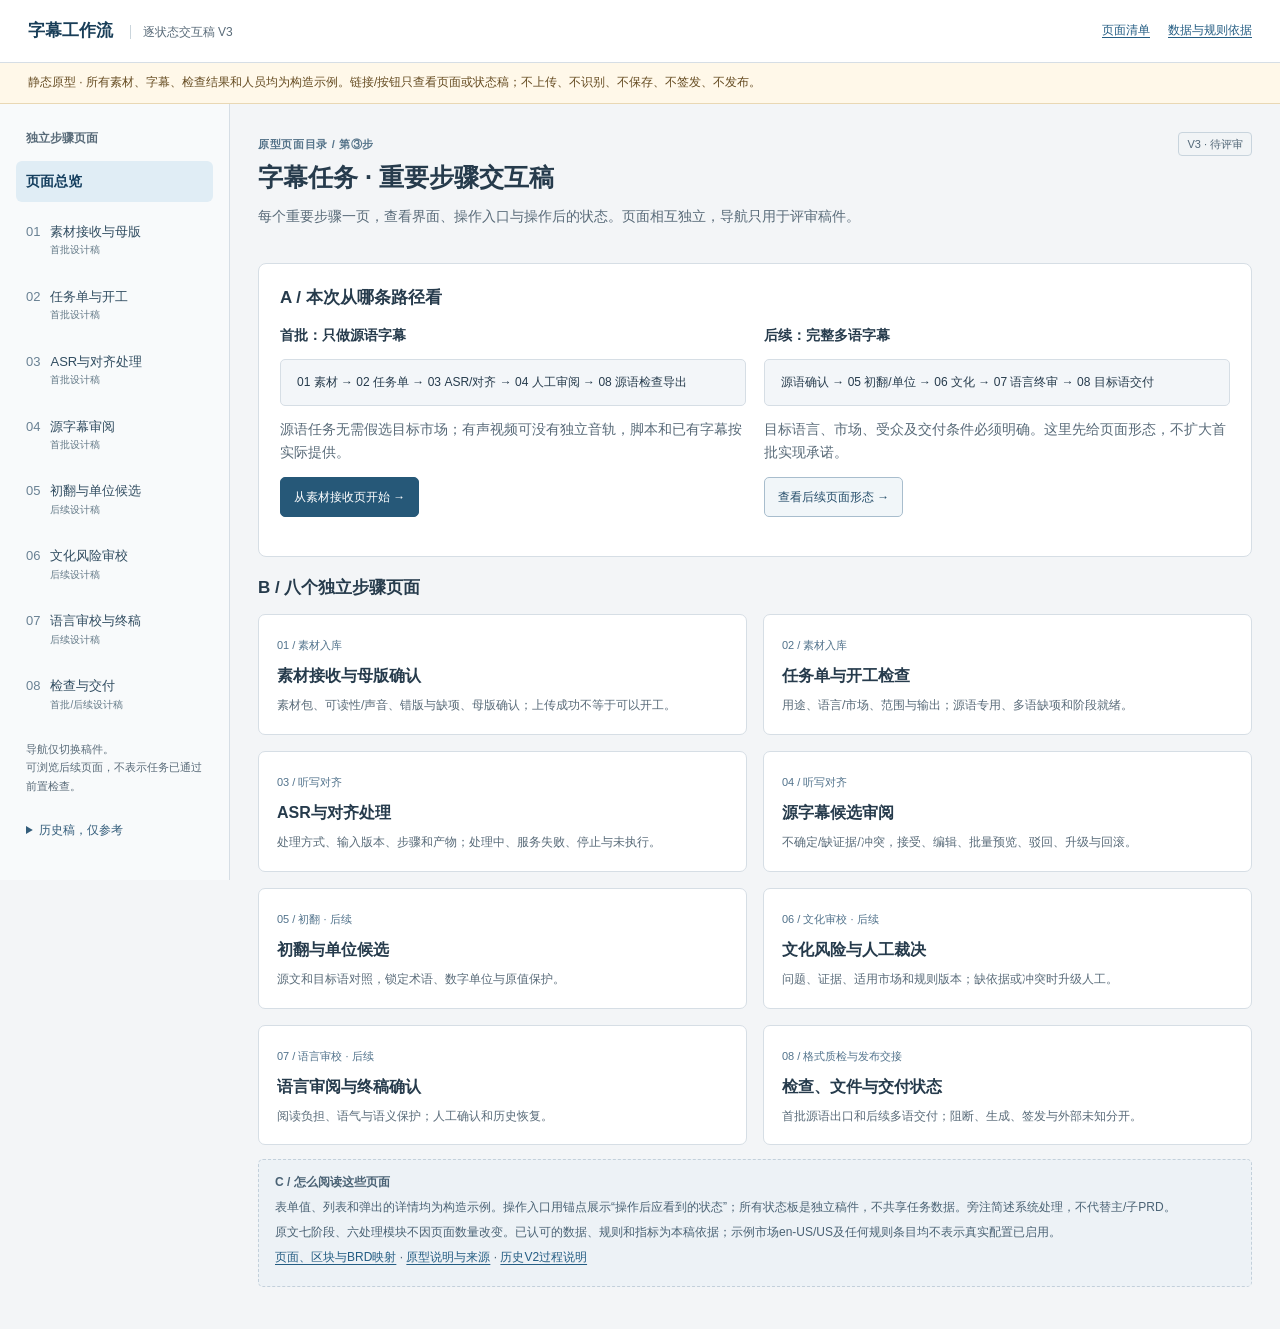
<file: docs/02-prototype/pages/index.html>
<!doctype html>
<html lang="zh-CN"><head><meta charset="utf-8"><meta name="viewport" content="width=device-width,initial-scale=1"><title>页面总览 · 字幕交互稿 V3</title><link rel="stylesheet" href="wireframe.css"></head>
<body data-step="0"><header id="siteHeader"></header><div class="app-layout"><aside id="stepNav"></aside><main>
<div class="page-head"><div><span class="eyebrow">原型页面目录 / 第③步</span><h1>字幕任务 · 重要步骤交互稿</h1><p>每个重要步骤一页，查看界面、操作入口与操作后的状态。页面相互独立，导航只用于评审稿件。</p></div><span class="tag tag-neutral">V3 · 待评审</span></div>
<section class="panel"><h2>A / 本次从哪条路径看</h2><div class="grid-two"><div><h3>首批：只做源语字幕</h3><div class="flow-mini">01 素材 → 02 任务单 → 03 ASR/对齐 → 04 人工审阅 → 08 源语检查导出</div><p class="muted">源语任务无需假选目标市场；有声视频可没有独立音轨，脚本和已有字幕按实际提供。</p><a class="button primary" href="01-intake.html">从素材接收页开始 →</a></div><div><h3>后续：完整多语字幕</h3><div class="flow-mini">源语确认 → 05 初翻/单位 → 06 文化 → 07 语言终审 → 08 目标语交付</div><p class="muted">目标语言、市场、受众及交付条件必须明确。这里先给页面形态，不扩大首批实现承诺。</p><a class="button secondary" href="05-translation.html">查看后续页面形态 →</a></div></div></section>
<section><h2>B / 八个独立步骤页面</h2><div class="page-cards">
<a class="page-card" href="01-intake.html"><span class="num">01 / 素材入库</span><h2>素材接收与母版确认</h2><p>素材包、可读性/声音、错版与缺项、母版确认；上传成功不等于可以开工。</p></a>
<a class="page-card" href="02-task.html"><span class="num">02 / 素材入库</span><h2>任务单与开工检查</h2><p>用途、语言/市场、范围与输出；源语专用、多语缺项和阶段就绪。</p></a>
<a class="page-card" href="03-processing.html"><span class="num">03 / 听写对齐</span><h2>ASR与对齐处理</h2><p>处理方式、输入版本、步骤和产物；处理中、服务失败、停止与未执行。</p></a>
<a class="page-card" href="04-source-review.html"><span class="num">04 / 听写对齐</span><h2>源字幕候选审阅</h2><p>不确定/缺证据/冲突，接受、编辑、批量预览、驳回、升级与回滚。</p></a>
<a class="page-card" href="05-translation.html"><span class="num">05 / 初翻 · 后续</span><h2>初翻与单位候选</h2><p>源文和目标语对照，锁定术语、数字单位与原值保护。</p></a>
<a class="page-card" href="06-culture.html"><span class="num">06 / 文化审校 · 后续</span><h2>文化风险与人工裁决</h2><p>问题、证据、适用市场和规则版本；缺依据或冲突时升级人工。</p></a>
<a class="page-card" href="07-final-review.html"><span class="num">07 / 语言审校 · 后续</span><h2>语言审阅与终稿确认</h2><p>阅读负担、语气与语义保护；人工确认和历史恢复。</p></a>
<a class="page-card" href="08-delivery.html"><span class="num">08 / 格式质检与发布交接</span><h2>检查、文件与交付状态</h2><p>首批源语出口和后续多语交付；阻断、生成、签发与外部未知分开。</p></a>
</div></section>
<section class="annotation"><strong>C / 怎么阅读这些页面</strong><p>表单值、列表和弹出的详情均为构造示例。操作入口用锚点展示“操作后应看到的状态”；所有状态板是独立稿件，不共享任务数据。旁注简述系统处理，不代替主/子PRD。</p><p>原文七阶段、六处理模块不因页面数量改变。已认可的数据、规则和指标为本稿依据；示例市场en-US/US及任何规则条目均不表示真实配置已启用。</p><p><a href="../page-list.md">页面、区块与BRD映射</a> · <a href="../README.md">原型说明与来源</a> · <a href="blueprint.html">历史V2过程说明</a></p></section>
</main></div><script src="wireframe.js"></script></body></html>
</file>
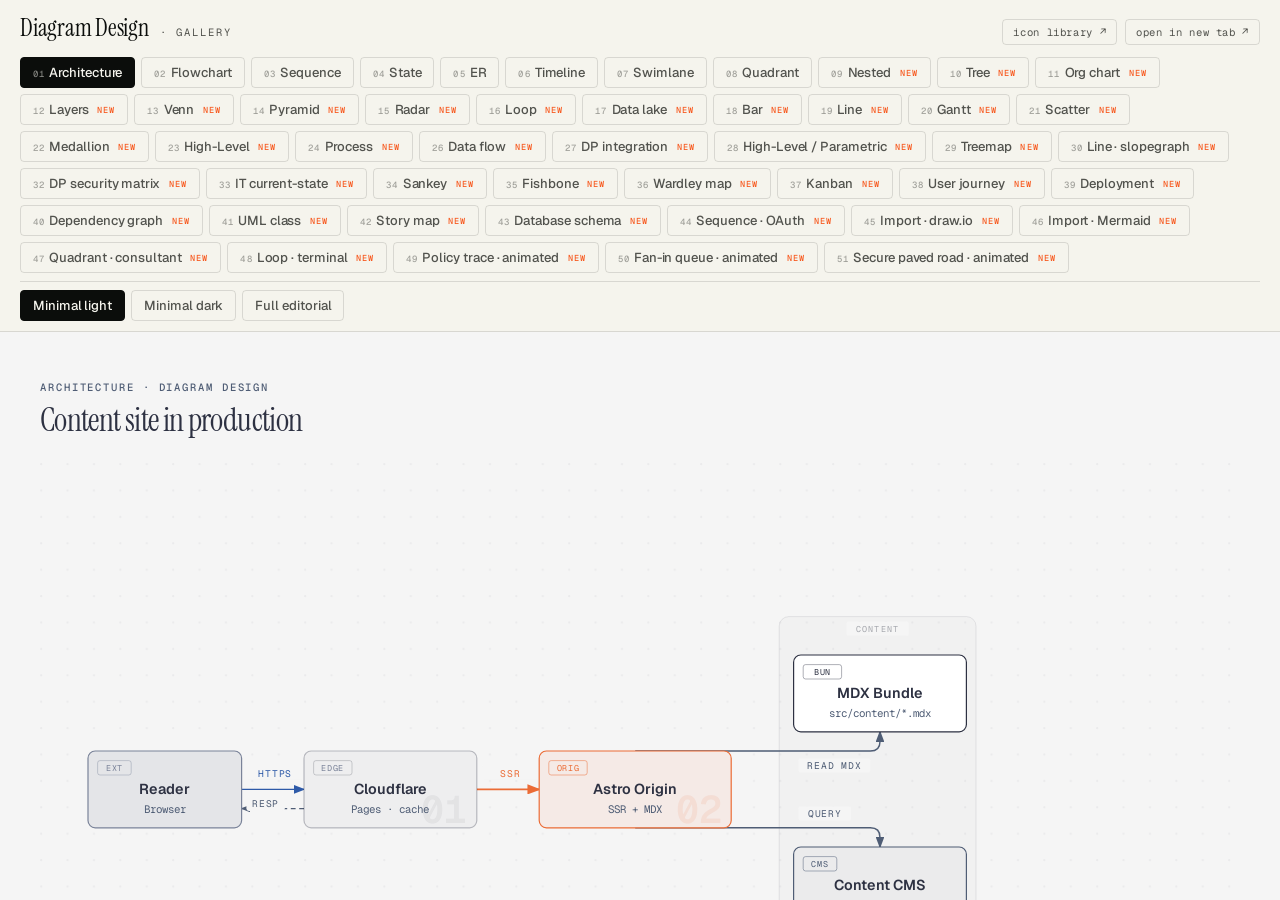
<file: .agents/skills/diagram-design/assets/index.html>
<!doctype html>
<html lang="en">
  <head>
    <meta charset="UTF-8" />
    <meta name="viewport" content="width=device-width, initial-scale=1.0" />
    <title>Diagram Design · Gallery</title>
    <link
      href="https://fonts.googleapis.com/css2?family=Instrument+Serif:ital@0;1&family=Geist:wght@400;500;600&family=Geist+Mono:wght@400;500;600&display=swap"
      rel="stylesheet"
    />
    <style>
      *,
      *::before,
      *::after {
        box-sizing: border-box;
        margin: 0;
        padding: 0;
      }
      :root {
        --paper: #f5f4ed;
        --paper-2: #efeee5;
        --ink: #0b0d0b;
        --muted: #52534e;
        --soft: #65655c;
        --rule: rgba(11, 13, 11, 0.12);
        --rule-strong: rgba(11, 13, 11, 0.25);
        --accent: #f7591f;
        --sans: "Geist", system-ui, sans-serif;
        --serif: "Instrument Serif", serif;
        --mono: "Geist Mono", ui-monospace, monospace;
      }
      html,
      body {
        height: 100%;
      }
      body {
        font-family: var(--sans);
        background: var(--paper);
        color: var(--ink);
        display: flex;
        flex-direction: column;
        overflow: hidden;
      }

      .topbar {
        padding: 1rem 1.25rem 0.625rem;
        border-bottom: 1px solid var(--rule);
        flex: 0 0 auto;
      }
      .title-row {
        display: flex;
        align-items: baseline;
        justify-content: space-between;
        margin-bottom: 0.75rem;
        gap: 1rem;
      }
      .title-row h1 {
        font-family: var(--serif);
        font-size: 1.5rem;
        font-weight: 400;
        letter-spacing: -0.01em;
        line-height: 1;
      }
      .title-row .meta {
        font-family: var(--mono);
        font-size: 0.66rem;
        letter-spacing: 0.18em;
        text-transform: uppercase;
        color: var(--muted);
      }
      .title-row .open-raw {
        font-family: var(--mono);
        font-size: 0.66rem;
        letter-spacing: 0.06em;
        color: var(--muted);
        text-decoration: none;
        padding: 0.3rem 0.625rem;
        border: 1px solid var(--rule);
        border-radius: 4px;
        transition:
          color 0.15s,
          border-color 0.15s;
      }
      .open-raw:hover {
        color: var(--accent);
        border-color: var(--accent);
      }

      .tabs {
        display: flex;
        flex-wrap: wrap;
        gap: 0.375rem;
        margin-bottom: 0.5rem;
      }
      .tabs.variants {
        margin-bottom: 0;
        padding-top: 0.5rem;
        border-top: 1px solid var(--rule);
      }
      .tab {
        font-family: var(--sans);
        font-size: 0.8125rem;
        font-weight: 500;
        padding: 0.375rem 0.75rem;
        background: transparent;
        color: var(--muted);
        border: 1px solid var(--rule);
        border-radius: 4px;
        cursor: pointer;
        transition: all 0.12s;
        letter-spacing: -0.005em;
      }
      .tab:hover {
        color: var(--ink);
        border-color: var(--rule-strong);
      }
      .tab:disabled {
        opacity: 0.35;
        cursor: not-allowed;
      }
      .tab.active {
        background: var(--ink);
        color: var(--paper);
        border-color: var(--ink);
      }
      .tab .eyebrow {
        display: inline-block;
        margin-right: 0.25rem;
        font-family: var(--mono);
        font-size: 0.56rem;
        letter-spacing: 0.12em;
        text-transform: uppercase;
        color: inherit;
        opacity: 0.5;
      }
      .tab.new::after {
        content: "NEW";
        display: inline-block;
        margin-left: 0.35rem;
        font-family: var(--mono);
        font-size: 0.54rem;
        letter-spacing: 0.12em;
        color: var(--accent);
        vertical-align: 1px;
      }
      .tab.active.new::after {
        color: var(--paper);
      }

      main {
        flex: 1 1 auto;
        position: relative;
        background: var(--paper-2);
        overflow: hidden;
      }
      iframe {
        position: absolute;
        inset: 0;
        width: 100%;
        height: 100%;
        border: 0;
        background: var(--paper);
        display: block;
      }
    </style>
  </head>
  <body>
    <header class="topbar">
      <div class="title-row">
        <h1>
          Diagram Design
          <span
            class="meta"
            style="
              font-family: var(--mono);
              font-size: 0.66rem;
              margin-left: 0.5rem;
            "
            >· gallery</span
          >
        </h1>
        <div style="display: flex; gap: 0.5rem">
          <a class="open-raw" href="icons.html" target="_blank" rel="noopener"
            >icon library ↗</a
          >
          <a
            class="open-raw"
            id="open-raw"
            href="#"
            target="_blank"
            rel="noopener"
            >open in new tab ↗</a
          >
        </div>
      </div>

      <div class="tabs" id="type-tabs" role="radiogroup" aria-label="Diagram type">
        <button class="tab active" data-type="architecture">
          <span class="eyebrow">01</span>Architecture
        </button>
        <button class="tab" data-type="flowchart">
          <span class="eyebrow">02</span>Flowchart
        </button>
        <button class="tab" data-type="sequence">
          <span class="eyebrow">03</span>Sequence
        </button>
        <button class="tab" data-type="state">
          <span class="eyebrow">04</span>State
        </button>
        <button class="tab" data-type="er">
          <span class="eyebrow">05</span>ER
        </button>
        <button class="tab" data-type="timeline">
          <span class="eyebrow">06</span>Timeline
        </button>
        <button class="tab" data-type="swimlane">
          <span class="eyebrow">07</span>Swimlane
        </button>
        <button class="tab" data-type="quadrant">
          <span class="eyebrow">08</span>Quadrant
        </button>
        <button class="tab new" data-type="nested">
          <span class="eyebrow">09</span>Nested
        </button>
        <button class="tab new" data-type="tree">
          <span class="eyebrow">10</span>Tree
        </button>
        <button class="tab new" data-type="org-chart">
          <span class="eyebrow">11</span>Org chart
        </button>
        <button class="tab new" data-type="layers">
          <span class="eyebrow">12</span>Layers
        </button>
        <button class="tab new" data-type="venn">
          <span class="eyebrow">13</span>Venn
        </button>
        <button class="tab new" data-type="pyramid">
          <span class="eyebrow">14</span>Pyramid
        </button>
        <button class="tab new" data-type="radar">
          <span class="eyebrow">15</span>Radar
        </button>
        <button class="tab new" data-type="loop">
          <span class="eyebrow">16</span>Loop
        </button>
        <button class="tab new" data-type="datalake">
          <span class="eyebrow">17</span>Data lake
        </button>
        <button class="tab new" data-type="bar">
          <span class="eyebrow">18</span>Bar
        </button>
        <button class="tab new" data-type="line">
          <span class="eyebrow">19</span>Line
        </button>
        <button class="tab new" data-type="gantt">
          <span class="eyebrow">20</span>Gantt
        </button>
        <button class="tab new" data-type="scatter">
          <span class="eyebrow">21</span>Scatter
        </button>
        <button class="tab new" data-type="medallion">
          <span class="eyebrow">22</span>Medallion
        </button>
        <button class="tab new" data-type="high-level">
          <span class="eyebrow">23</span>High-Level
        </button>
        <button class="tab new" data-type="process">
          <span class="eyebrow">24</span>Process
        </button>
        <button class="tab new" data-type="data-flow">
          <span class="eyebrow">26</span>Data flow
        </button>
        <button class="tab new" data-type="dp-integration">
          <span class="eyebrow">27</span>DP integration
        </button>
        <button class="tab new" data-type="high-level-vertical">
          <span class="eyebrow">28</span>High-Level / Parametric
        </button>
        <button class="tab new" data-type="treemap">
          <span class="eyebrow">29</span>Treemap
        </button>
        <button class="tab new" data-type="slopegraph">
          <span class="eyebrow">30</span>Line · slopegraph
        </button>
        <button class="tab new" data-type="dp-security-matrix">
          <span class="eyebrow">32</span>DP security matrix
        </button>
        <button class="tab new" data-type="it-state">
          <span class="eyebrow">33</span>IT current-state
        </button>
        <button class="tab new" data-type="sankey">
          <span class="eyebrow">34</span>Sankey
        </button>
        <button class="tab new" data-type="fishbone">
          <span class="eyebrow">35</span>Fishbone
        </button>
        <button class="tab new" data-type="wardley">
          <span class="eyebrow">36</span>Wardley map
        </button>
        <button class="tab new" data-type="kanban">
          <span class="eyebrow">37</span>Kanban
        </button>
        <button class="tab new" data-type="journey">
          <span class="eyebrow">38</span>User journey
        </button>
        <button class="tab new" data-type="deployment">
          <span class="eyebrow">39</span>Deployment
        </button>
        <button class="tab new" data-type="dependency">
          <span class="eyebrow">40</span>Dependency graph
        </button>
        <button class="tab new" data-type="uml-class">
          <span class="eyebrow">41</span>UML class
        </button>
        <button class="tab new" data-type="story-map">
          <span class="eyebrow">42</span>Story map
        </button>
        <button class="tab new" data-type="db-schema">
          <span class="eyebrow">43</span>Database schema
        </button>
        <button class="tab new" data-type="sequence-oauth">
          <span class="eyebrow">44</span>Sequence · OAuth
        </button>
        <button class="tab new" data-type="import-drawio" data-single>
          <span class="eyebrow">45</span>Import · draw.io
        </button>
        <button class="tab new" data-type="import-mermaid" data-single>
          <span class="eyebrow">46</span>Import · Mermaid
        </button>
        <button class="tab new" data-type="quadrant-consultant" data-single>
          <span class="eyebrow">47</span>Quadrant · consultant
        </button>
        <button class="tab new" data-type="loop-terminal" data-single>
          <span class="eyebrow">48</span>Loop · terminal
        </button>
        <button class="tab new" data-type="policy-trace-animated" data-single>
          <span class="eyebrow">49</span>Policy trace · animated
        </button>
        <button class="tab new" data-type="queue-animated" data-single>
          <span class="eyebrow">50</span>Fan-in queue · animated
        </button>
        <button class="tab new" data-type="paved-road-animated" data-single>
          <span class="eyebrow">51</span>Secure paved road · animated
        </button>
      </div>

      <div
        class="tabs variants"
        id="variant-tabs"
        role="radiogroup"
        aria-label="Variant"
      >
        <button class="tab active" data-variant="">Minimal light</button>
        <button class="tab" data-variant="-dark">Minimal dark</button>
        <button class="tab" data-variant="-full">Full editorial</button>
      </div>
    </header>

    <main>
      <iframe
        id="preview"
        src="example-architecture.html"
        title="Preview"
      ></iframe>
    </main>

    <script>
      const state = { type: "architecture", variant: "" };
      const iframe = document.getElementById("preview");
      const openRaw = document.getElementById("open-raw");

      function update() {
        const activeType = [...document.querySelectorAll("#type-tabs .tab")].find(
          (tab) => tab.dataset.type === state.type,
        );
        const single = activeType && activeType.hasAttribute("data-single");
        const variantTabs = document.querySelectorAll("#variant-tabs .tab");
        if (single) state.variant = "";
        variantTabs.forEach((tab) => {
          tab.disabled = single && tab.dataset.variant !== "";
        });
        for (const [containerId, key] of [
          ["type-tabs", "type"],
          ["variant-tabs", "variant"],
        ]) {
          document.querySelectorAll(`#${containerId} .tab`).forEach((tab) => {
            const active = tab.dataset[key] === state[key];
            tab.classList.toggle("active", active);
            tab.setAttribute("aria-checked", String(active));
            tab.tabIndex = active ? 0 : -1;
          });
        }
        const src = `example-${state.type}${state.variant}.html`;
        iframe.src = src;
        openRaw.href = src;
        const selectedTabs = document.querySelectorAll('[role="radio"][aria-checked="true"]');
        iframe.setAttribute(
          "aria-labelledby",
          [...selectedTabs].map((tab) => tab.id).join(" "),
        );
      }

      function bindTabs(containerId, key) {
        const container = document.getElementById(containerId);
        const tabs = [...container.querySelectorAll(".tab")];
        tabs.forEach((tab, index) => {
          tab.id = `${containerId}-${index}`;
          tab.setAttribute("role", "radio");
          tab.setAttribute("aria-controls", "preview");
        });

        function activate(tab, focus = false) {
          state[key] = tab.dataset[key];
          update();
          if (focus) tab.focus();
        }

        container.addEventListener("click", (e) => {
          const btn = e.target.closest(".tab");
          if (!btn) return;
          activate(btn);
        });
        container.addEventListener("keydown", (e) => {
          const current = e.target.closest('[role="radio"]');
          if (!current || !container.contains(current)) return;
          const enabledTabs = tabs.filter((tab) => !tab.disabled);
          const index = enabledTabs.indexOf(current);
          let next;
          if (e.key === "ArrowRight" || e.key === "ArrowDown") {
            next = enabledTabs[(index + 1) % enabledTabs.length];
          }
          if (e.key === "ArrowLeft" || e.key === "ArrowUp") {
            next = enabledTabs[(index - 1 + enabledTabs.length) % enabledTabs.length];
          }
          if (e.key === "Home") next = enabledTabs[0];
          if (e.key === "End") next = enabledTabs.at(-1);
          if (!next) return;
          e.preventDefault();
          activate(next, true);
        });
      }

      bindTabs("type-tabs", "type");
      bindTabs("variant-tabs", "variant");
      update();
    </script>
  </body>
</html>
</file>
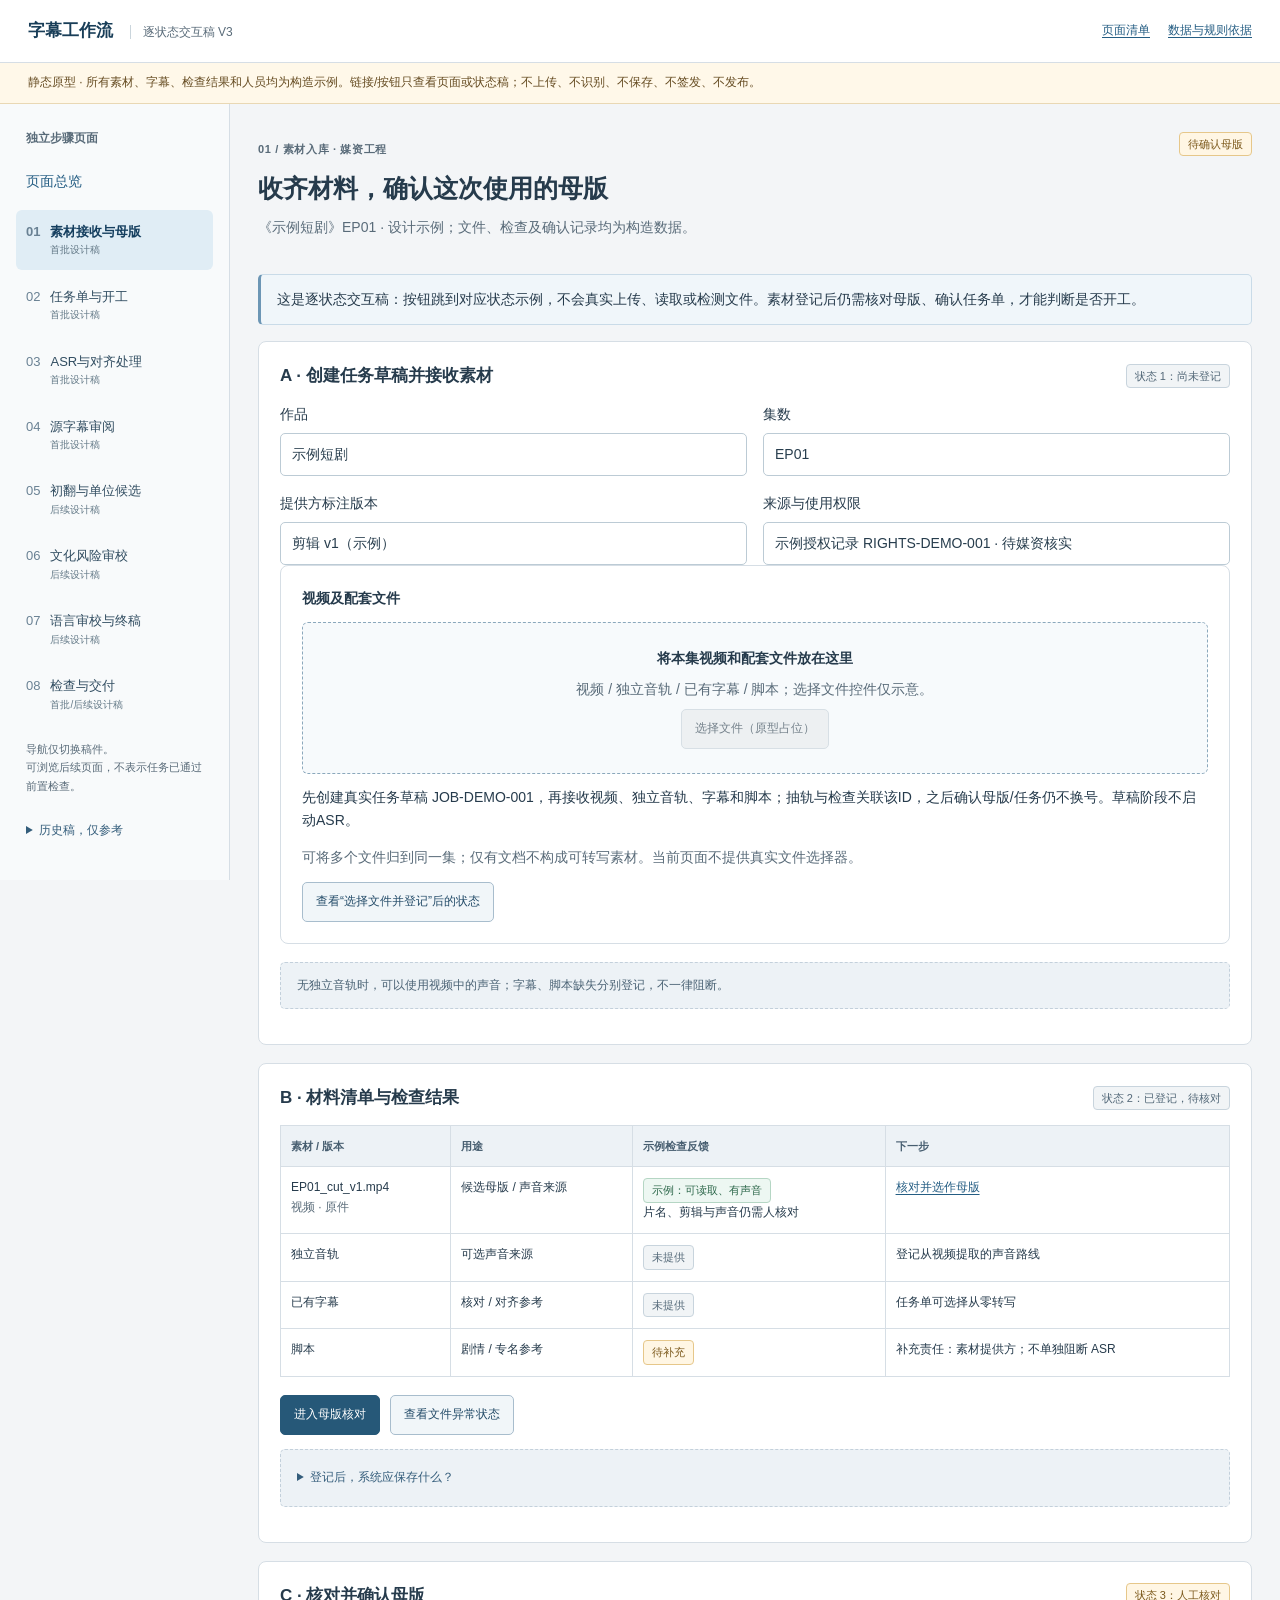
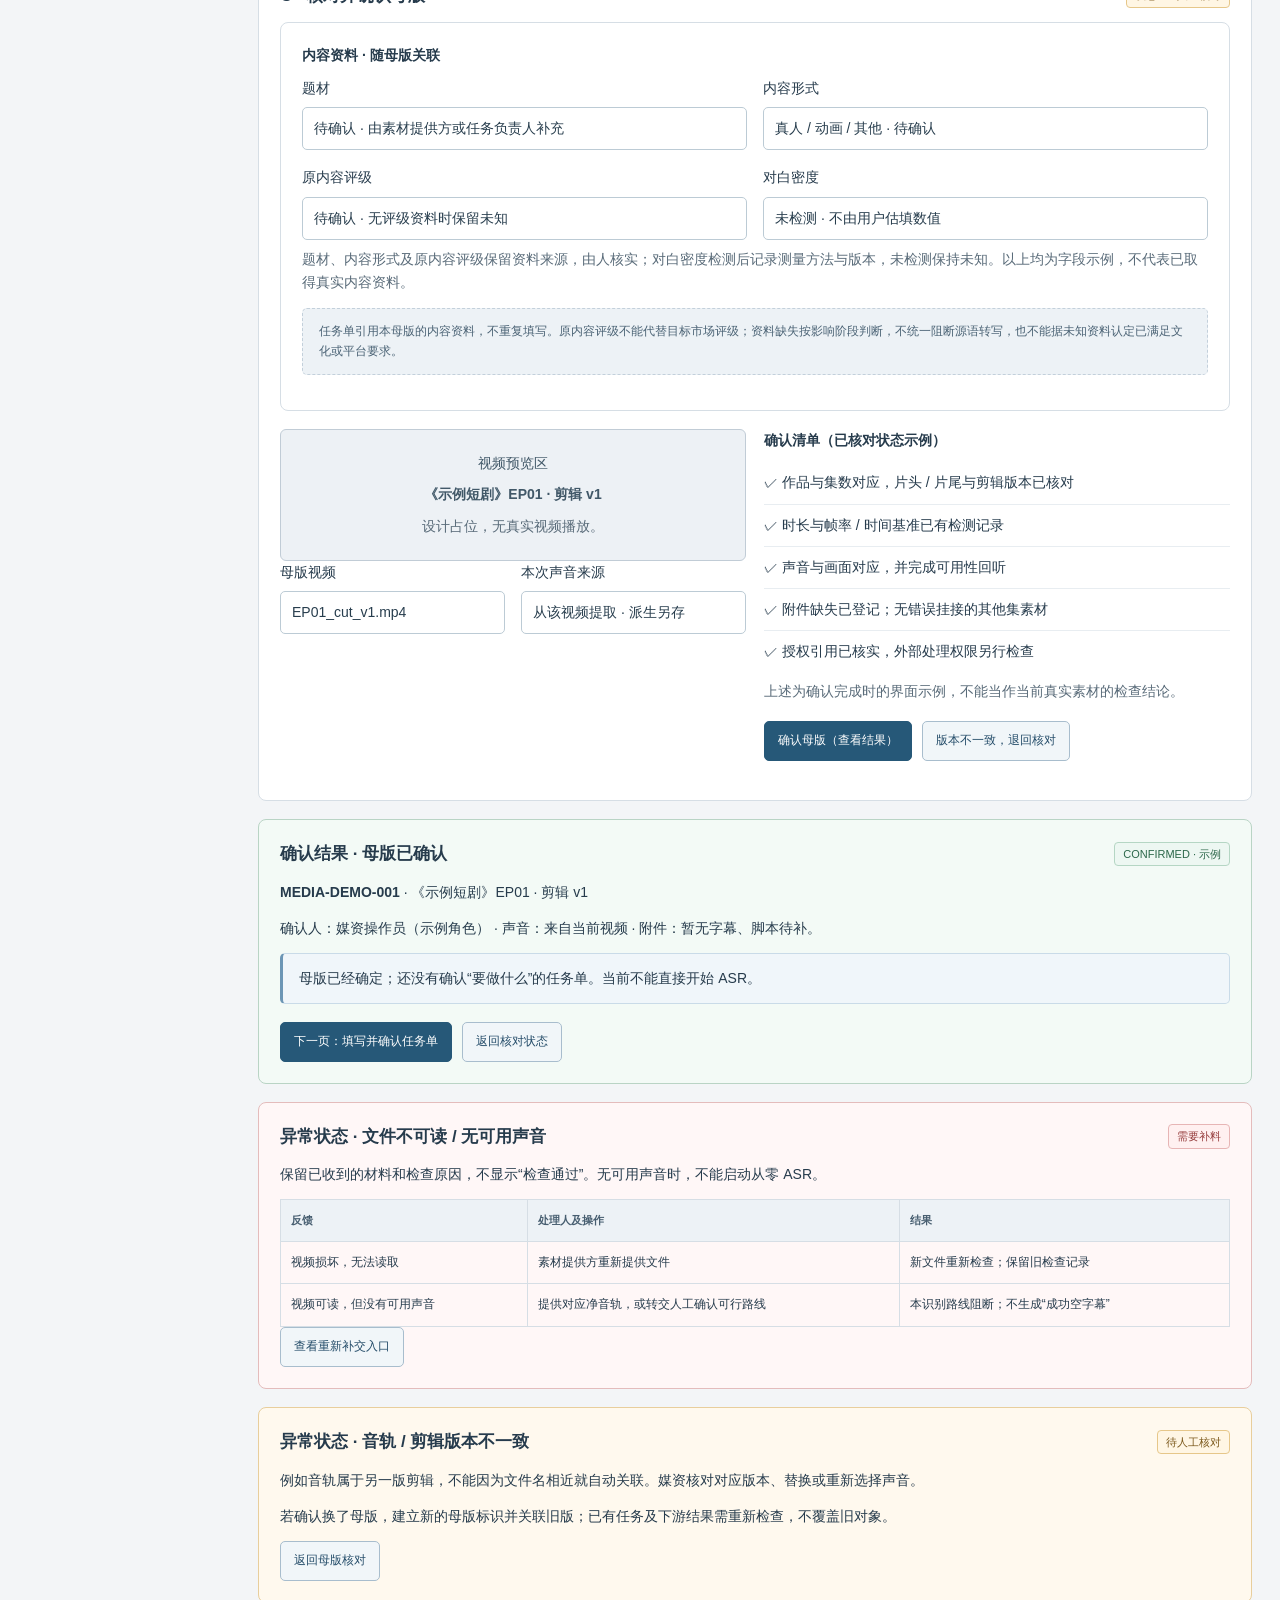
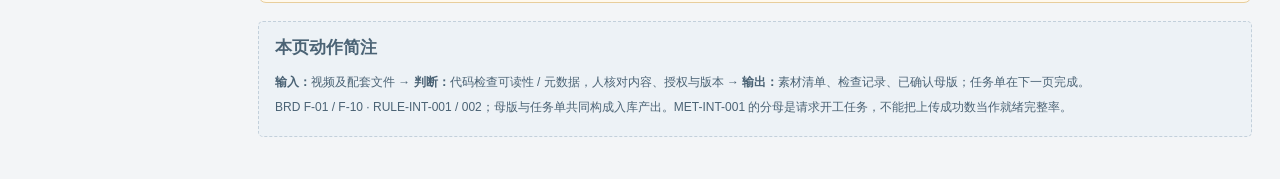
<file: docs/02-prototype/pages/01-intake.html>
<!doctype html>
<html lang="zh-CN">
<head><meta charset="utf-8"><meta name="viewport" content="width=device-width,initial-scale=1"><title>01 素材入库 · 字幕协作台原型</title><link rel="stylesheet" href="wireframe.css"><script src="wireframe.js" defer></script></head>
<body data-step="1">
<header id="siteHeader"></header>
<div class="app-layout"><aside id="stepNav"></aside><main>
<div class="page-head"><div><p class="eyebrow">01 / 素材入库 · 媒资工程</p><h1>收齐材料，确认这次使用的母版</h1><p class="muted">《示例短剧》EP01 · 设计示例；文件、检查及确认记录均为构造数据。</p></div><span class="tag tag-warn">待确认母版</span></div>
<div class="callout">这是逐状态交互稿：按钮跳到对应状态示例，不会真实上传、读取或检测文件。素材登记后仍需核对母版、确认任务单，才能判断是否开工。</div>
<section class="panel" id="receive">
<div class="panel-head"><h2>A · 创建任务草稿并接收素材</h2><span class="tag tag-neutral">状态 1：尚未登记</span></div>
<div class="field-grid">
<label class="field">作品<input value="示例短剧" readonly></label><label class="field">集数<input value="EP01" readonly></label>
<label class="field">提供方标注版本<input value="剪辑 v1（示例）" readonly></label><label class="field">来源与使用权限<input value="示例授权记录 RIGHTS-DEMO-001 · 待媒资核实" readonly></label>
</div>
<div class="state-card"><h3>视频及配套文件</h3><div class="upload-zone"><strong>将本集视频和配套文件放在这里</strong><p class="muted">视频 / 独立音轨 / 已有字幕 / 脚本；选择文件控件仅示意。</p><button type="button" disabled>选择文件（原型占位）</button></div><p>先创建真实任务草稿 JOB-DEMO-001，再接收视频、独立音轨、字幕和脚本；抽轨与检查关联该ID，之后确认母版/任务仍不换号。草稿阶段不启动ASR。</p><p class="muted">可将多个文件归到同一集；仅有文档不构成可转写素材。当前页面不提供真实文件选择器。</p><a class="button secondary" href="#registered">查看“选择文件并登记”后的状态</a></div>
<p class="side-note">无独立音轨时，可以使用视频中的声音；字幕、脚本缺失分别登记，不一律阻断。</p>
</section>
<section class="panel" id="registered">
<div class="panel-head"><h2>B · 材料清单与检查结果</h2><span class="tag tag-neutral">状态 2：已登记，待核对</span></div>
<div class="table-wrap"><table><thead><tr><th>素材 / 版本</th><th>用途</th><th>示例检查反馈</th><th>下一步</th></tr></thead><tbody>
<tr><td>EP01_cut_v1.mp4<br><span class="muted">视频 · 原件</span></td><td>候选母版 / 声音来源</td><td><span class="tag tag-ok">示例：可读取、有声音</span><br>片名、剪辑与声音仍需人核对</td><td><a href="#master">核对并选作母版</a></td></tr>
<tr><td>独立音轨</td><td>可选声音来源</td><td><span class="tag tag-neutral">未提供</span></td><td>登记从视频提取的声音路线</td></tr>
<tr><td>已有字幕</td><td>核对 / 对齐参考</td><td><span class="tag tag-neutral">未提供</span></td><td>任务单可选择从零转写</td></tr>
<tr><td>脚本</td><td>剧情 / 专名参考</td><td><span class="tag tag-warn">待补充</span></td><td>补充责任：素材提供方；不单独阻断 ASR</td></tr>
</tbody></table></div>
<div class="form-actions"><a class="button primary" href="#master">进入母版核对</a><a class="button secondary" href="#failure">查看文件异常状态</a></div>
<details class="annotation"><summary>登记后，系统应保存什么？</summary><p>登记素材清单、原件校验值、来源授权引用及可读性检查；保留原件。尚未核定的附件不强行绑定母版，重复文件提示复用，不当成新的剧情样本。这里未执行任何真实检查。</p></details>
</section>
<section class="panel" id="master">
<div class="panel-head"><h2>C · 核对并确认母版</h2><span class="tag tag-warn">状态 3：人工核对</span></div>
<div class="state-card"><h3>内容资料 · 随母版关联</h3>
<div class="field-grid">
<label class="field">题材<input value="待确认 · 由素材提供方或任务负责人补充" readonly></label>
<label class="field">内容形式<input value="真人 / 动画 / 其他 · 待确认" readonly></label>
<label class="field">原内容评级<input value="待确认 · 无评级资料时保留未知" readonly></label>
<label class="field">对白密度<input value="未检测 · 不由用户估填数值" readonly></label>
</div>
<p class="muted">题材、内容形式及原内容评级保留资料来源，由人核实；对白密度检测后记录测量方法与版本，未检测保持未知。以上均为字段示例，不代表已取得真实内容资料。</p>
<p class="side-note">任务单引用本母版的内容资料，不重复填写。原内容评级不能代替目标市场评级；资料缺失按影响阶段判断，不统一阻断源语转写，也不能据未知资料认定已满足文化或平台要求。</p></div>
<div class="grid-two"><div>
<div class="subtitle-preview"><p>视频预览区</p><strong>《示例短剧》EP01 · 剪辑 v1</strong><p class="muted">设计占位，无真实视频播放。</p></div>
<div class="field-grid"><label class="field">母版视频<input value="EP01_cut_v1.mp4" readonly></label><label class="field">本次声音来源<input value="从该视频提取 · 派生另存" readonly></label></div>
</div><div><h3>确认清单（已核对状态示例）</h3><ul class="check-list">
<li>✓ 作品与集数对应，片头 / 片尾与剪辑版本已核对</li><li>✓ 时长与帧率 / 时间基准已有检测记录</li><li>✓ 声音与画面对应，并完成可用性回听</li><li>✓ 附件缺失已登记；无错误挂接的其他集素材</li><li>✓ 授权引用已核实，外部处理权限另行检查</li>
</ul><p class="muted">上述为确认完成时的界面示例，不能当作当前真实素材的检查结论。</p><div class="form-actions"><a class="button primary" href="#confirmed">确认母版（查看结果）</a><a class="button secondary" href="#mismatch">版本不一致，退回核对</a></div></div></div>
</section>
<section class="panel success" id="confirmed">
<div class="panel-head"><h2>确认结果 · 母版已确认</h2><span class="tag tag-ok">CONFIRMED · 示例</span></div>
<p><strong>MEDIA-DEMO-001</strong> · 《示例短剧》EP01 · 剪辑 v1</p><p>确认人：媒资操作员（示例角色） · 声音：来自当前视频 · 附件：暂无字幕、脚本待补。</p>
<div class="callout">母版已经确定；还没有确认“要做什么”的任务单。当前不能直接开始 ASR。</div>
<div class="form-actions"><a class="button primary" href="02-task.html">下一页：填写并确认任务单</a><a class="button secondary" href="#master">返回核对状态</a></div>
</section>
<section class="panel danger" id="failure"><div class="panel-head"><h2>异常状态 · 文件不可读 / 无可用声音</h2><span class="tag tag-danger">需要补料</span></div><p>保留已收到的材料和检查原因，不显示“检查通过”。无可用声音时，不能启动从零 ASR。</p><div class="table-wrap"><table><thead><tr><th>反馈</th><th>处理人及操作</th><th>结果</th></tr></thead><tbody><tr><td>视频损坏，无法读取</td><td>素材提供方重新提供文件</td><td>新文件重新检查；保留旧检查记录</td></tr><tr><td>视频可读，但没有可用声音</td><td>提供对应净音轨，或转交人工确认可行路线</td><td>本识别路线阻断；不生成“成功空字幕”</td></tr></tbody></table></div><a class="button secondary" href="#receive">查看重新补交入口</a></section>
<section class="panel warning" id="mismatch"><div class="panel-head"><h2>异常状态 · 音轨 / 剪辑版本不一致</h2><span class="tag tag-warn">待人工核对</span></div><p>例如音轨属于另一版剪辑，不能因为文件名相近就自动关联。媒资核对对应版本、替换或重新选择声音。</p><p>若确认换了母版，建立新的母版标识并关联旧版；已有任务及下游结果需重新检查，不覆盖旧对象。</p><a class="button secondary" href="#master">返回母版核对</a></section>
<section class="annotation"><h2>本页动作简注</h2><p><strong>输入：</strong>视频及配套文件 → <strong>判断：</strong>代码检查可读性 / 元数据，人核对内容、授权与版本 → <strong>输出：</strong>素材清单、检查记录、已确认母版；任务单在下一页完成。</p><p>BRD F-01 / F-10 · RULE-INT-001 / 002；母版与任务单共同构成入库产出。MET-INT-001 的分母是请求开工任务，不能把上传成功数当作就绪完整率。</p></section>
</main></div></body></html>
</file>
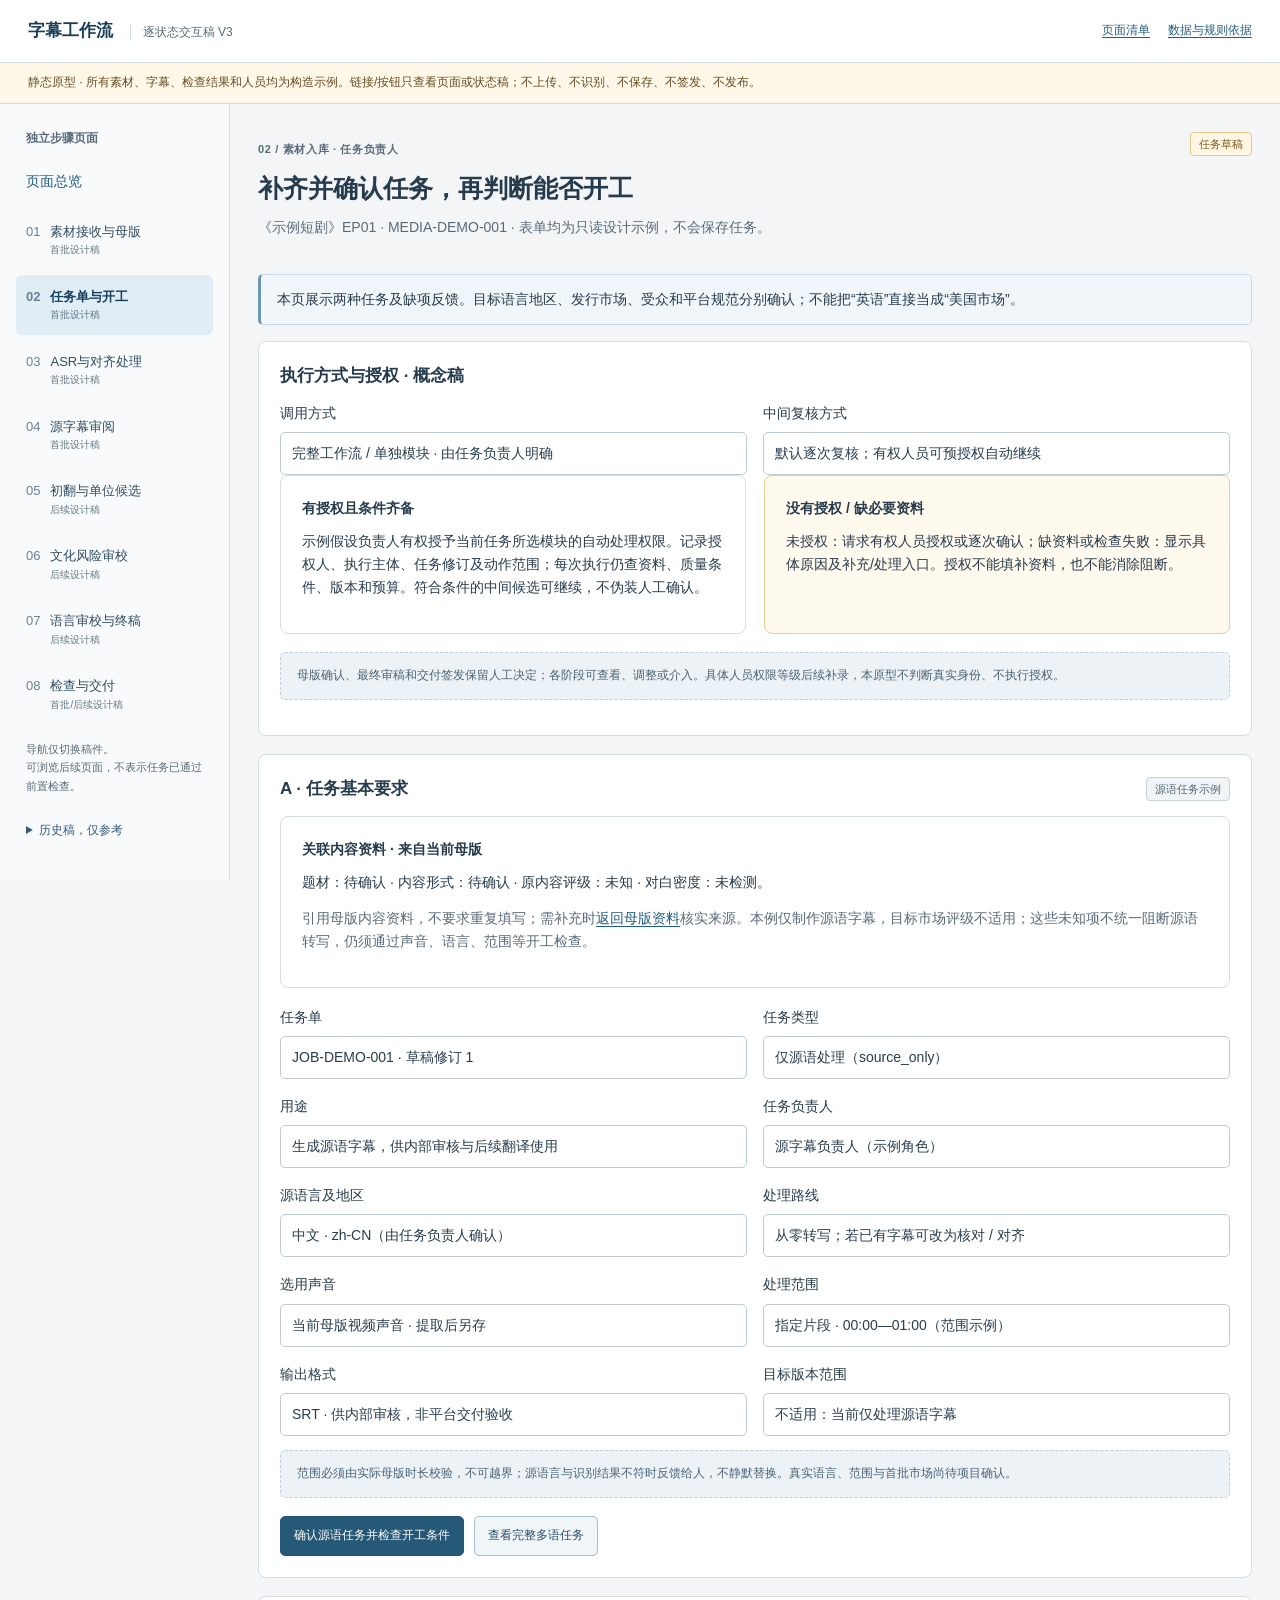
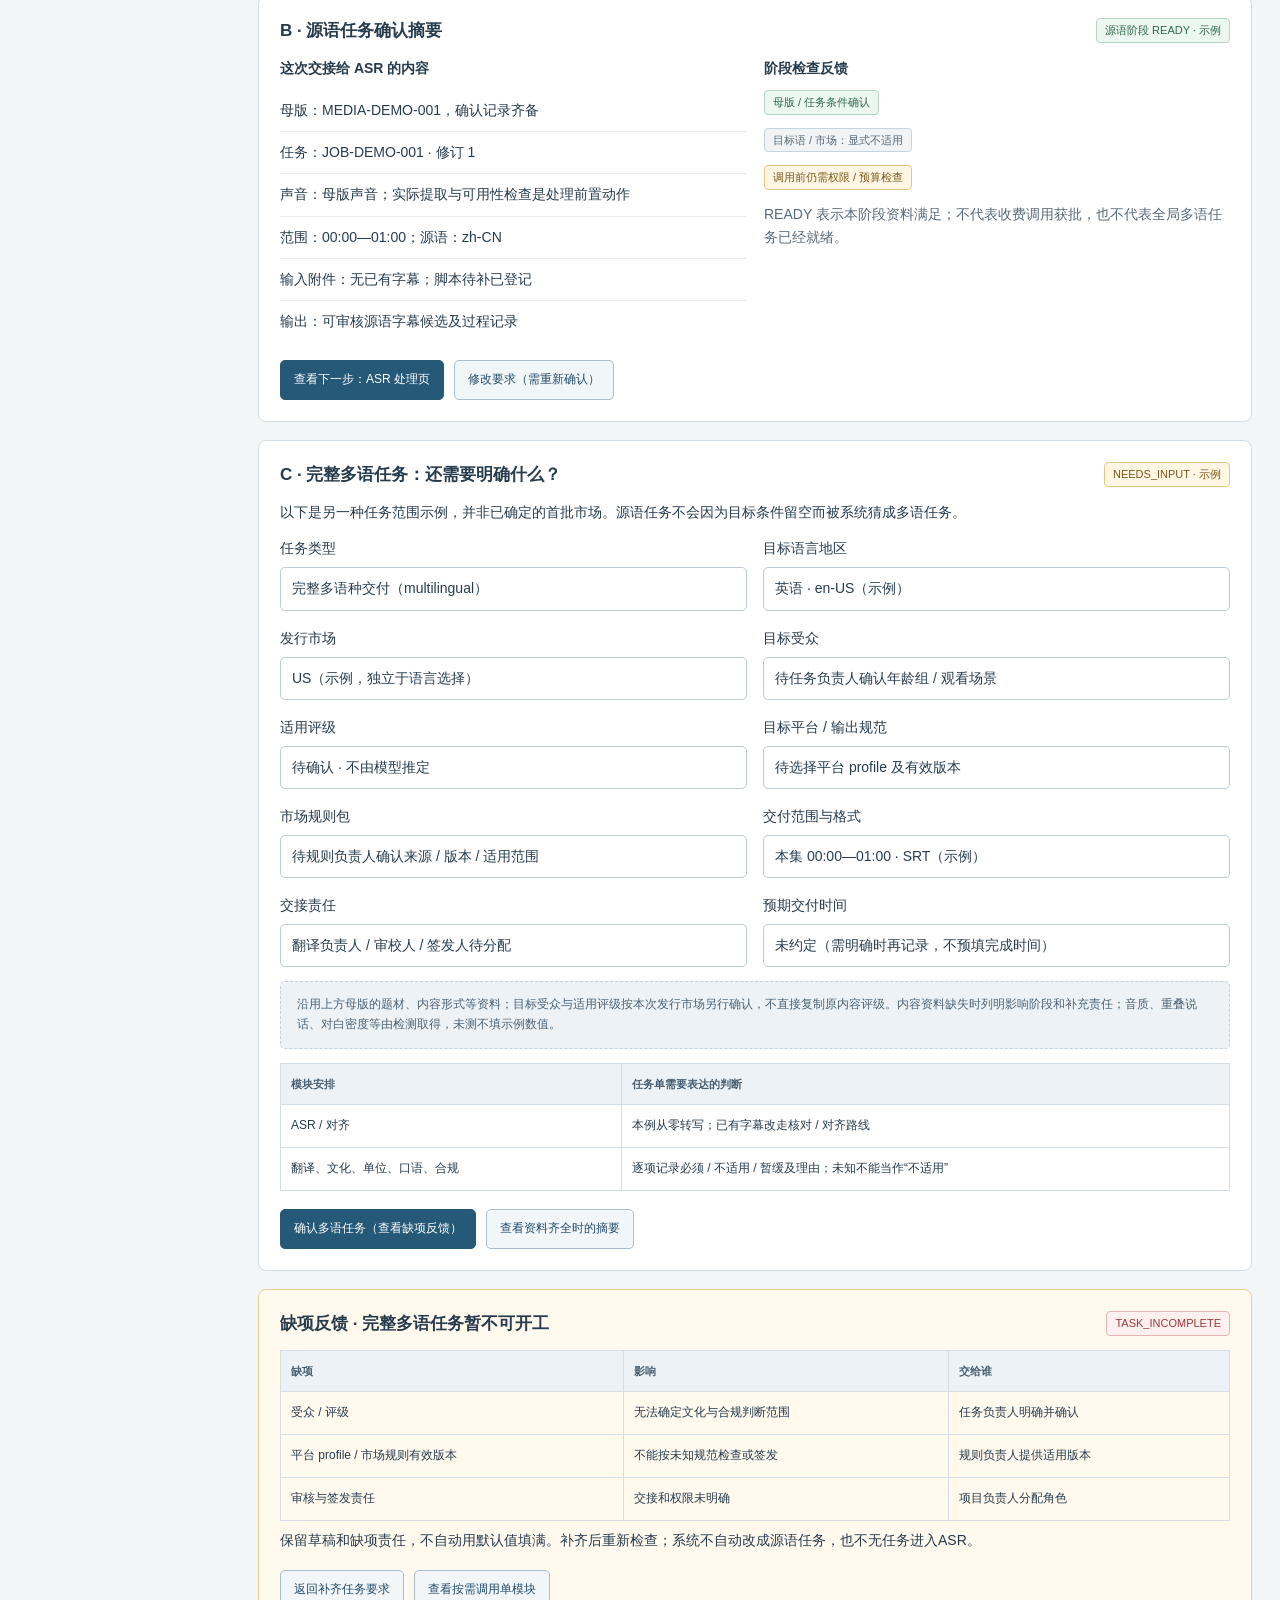
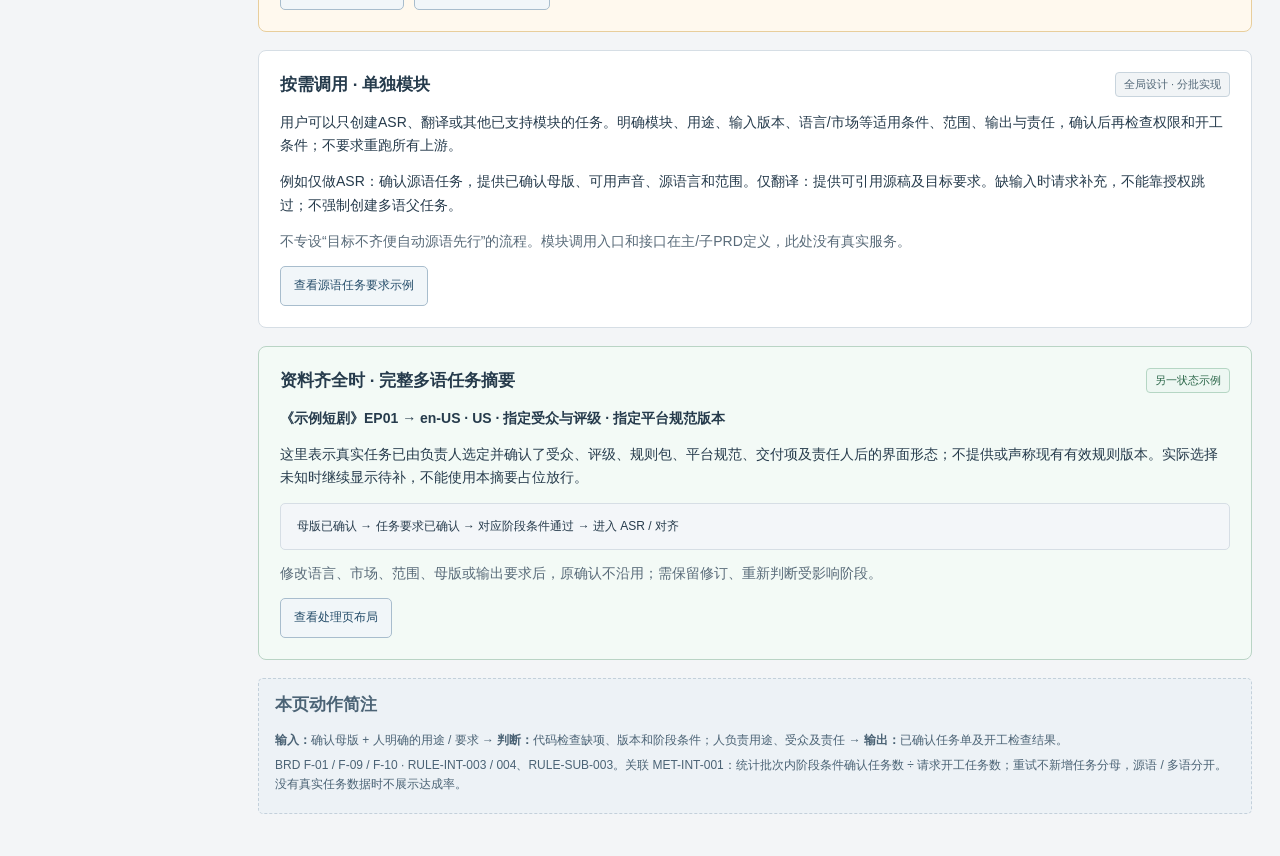
<file: docs/02-prototype/pages/02-task.html>
<!doctype html>
<html lang="zh-CN">
<head><meta charset="utf-8"><meta name="viewport" content="width=device-width,initial-scale=1"><title>02 任务单 · 字幕协作台原型</title><link rel="stylesheet" href="wireframe.css"><script src="wireframe.js" defer></script></head>
<body data-step="2"><header id="siteHeader"></header><div class="app-layout"><aside id="stepNav"></aside><main>
<div class="page-head"><div><p class="eyebrow">02 / 素材入库 · 任务负责人</p><h1>补齐并确认任务，再判断能否开工</h1><p class="muted">《示例短剧》EP01 · MEDIA-DEMO-001 · 表单均为只读设计示例，不会保存任务。</p></div><span class="tag tag-warn">任务草稿</span></div>
<div class="callout">本页展示两种任务及缺项反馈。目标语言地区、发行市场、受众和平台规范分别确认；不能把“英语”直接当成“美国市场”。</div>
<section class="panel" id="authorization"><h2>执行方式与授权 · 概念稿</h2><div class="field-grid"><label class="field">调用方式<input value="完整工作流 / 单独模块 · 由任务负责人明确" readonly></label><label class="field">中间复核方式<input value="默认逐次复核；有权人员可预授权自动继续" readonly></label></div><div class="grid-two"><div class="state-card"><h3>有授权且条件齐备</h3><p>示例假设负责人有权授予当前任务所选模块的自动处理权限。记录授权人、执行主体、任务修订及动作范围；每次执行仍查资料、质量条件、版本和预算。符合条件的中间候选可继续，不伪装人工确认。</p></div><div class="state-card warning"><h3>没有授权 / 缺必要资料</h3><p>未授权：请求有权人员授权或逐次确认；缺资料或检查失败：显示具体原因及补充/处理入口。授权不能填补资料，也不能消除阻断。</p></div></div><p class="side-note">母版确认、最终审稿和交付签发保留人工决定；各阶段可查看、调整或介入。具体人员权限等级后续补录，本原型不判断真实身份、不执行授权。</p></section>
<section class="panel" id="source-task"><div class="panel-head"><h2>A · 任务基本要求</h2><span class="tag tag-neutral">源语任务示例</span></div>
<div class="state-card"><h3>关联内容资料 · 来自当前母版</h3><p>题材：待确认 · 内容形式：待确认 · 原内容评级：未知 · 对白密度：未检测。</p><p class="muted">引用母版内容资料，不要求重复填写；需补充时<a href="01-intake.html#master">返回母版资料</a>核实来源。本例仅制作源语字幕，目标市场评级不适用；这些未知项不统一阻断源语转写，仍须通过声音、语言、范围等开工检查。</p></div>
<div class="field-grid">
<label class="field">任务单<input value="JOB-DEMO-001 · 草稿修订 1" readonly></label><label class="field">任务类型<input value="仅源语处理（source_only）" readonly></label>
<label class="field">用途<input value="生成源语字幕，供内部审核与后续翻译使用" readonly></label><label class="field">任务负责人<input value="源字幕负责人（示例角色）" readonly></label>
<label class="field">源语言及地区<input value="中文 · zh-CN（由任务负责人确认）" readonly></label><label class="field">处理路线<input value="从零转写；若已有字幕可改为核对 / 对齐" readonly></label>
<label class="field">选用声音<input value="当前母版视频声音 · 提取后另存" readonly></label><label class="field">处理范围<input value="指定片段 · 00:00—01:00（范围示例）" readonly></label>
<label class="field">输出格式<input value="SRT · 供内部审核，非平台交付验收" readonly></label><label class="field">目标版本范围<input value="不适用：当前仅处理源语字幕" readonly></label>
</div>
<p class="side-note">范围必须由实际母版时长校验，不可越界；源语言与识别结果不符时反馈给人，不静默替换。真实语言、范围与首批市场尚待项目确认。</p>
<div class="form-actions"><a class="button primary" href="#source-ready">确认源语任务并检查开工条件</a><a class="button secondary" href="#multilingual">查看完整多语任务</a></div>
</section>
<section class="panel" id="source-ready"><div class="panel-head"><h2>B · 源语任务确认摘要</h2><span class="tag tag-ok">源语阶段 READY · 示例</span></div>
<div class="grid-two"><div><h3>这次交接给 ASR 的内容</h3><ul class="check-list"><li>母版：MEDIA-DEMO-001，确认记录齐备</li><li>任务：JOB-DEMO-001 · 修订 1</li><li>声音：母版声音；实际提取与可用性检查是处理前置动作</li><li>范围：00:00—01:00；源语：zh-CN</li><li>输入附件：无已有字幕；脚本待补已登记</li><li>输出：可审核源语字幕候选及过程记录</li></ul></div>
<div><h3>阶段检查反馈</h3><p><span class="tag tag-ok">母版 / 任务条件确认</span></p><p><span class="tag tag-neutral">目标语 / 市场：显式不适用</span></p><p><span class="tag tag-warn">调用前仍需权限 / 预算检查</span></p><p class="muted">READY 表示本阶段资料满足；不代表收费调用获批，也不代表全局多语任务已经就绪。</p></div></div>
<div class="form-actions"><a class="button primary" href="03-processing.html">查看下一步：ASR 处理页</a><a class="button secondary" href="#source-task">修改要求（需重新确认）</a></div>
</section>
<section class="panel" id="multilingual"><div class="panel-head"><h2>C · 完整多语任务：还需要明确什么？</h2><span class="tag tag-warn">NEEDS_INPUT · 示例</span></div>
<p>以下是另一种任务范围示例，并非已确定的首批市场。源语任务不会因为目标条件留空而被系统猜成多语任务。</p>
<div class="field-grid">
<label class="field">任务类型<input value="完整多语种交付（multilingual）" readonly></label><label class="field">目标语言地区<input value="英语 · en-US（示例）" readonly></label>
<label class="field">发行市场<input value="US（示例，独立于语言选择）" readonly></label><label class="field">目标受众<input value="待任务负责人确认年龄组 / 观看场景" readonly></label>
<label class="field">适用评级<input value="待确认 · 不由模型推定" readonly></label><label class="field">目标平台 / 输出规范<input value="待选择平台 profile 及有效版本" readonly></label>
<label class="field">市场规则包<input value="待规则负责人确认来源 / 版本 / 适用范围" readonly></label><label class="field">交付范围与格式<input value="本集 00:00—01:00 · SRT（示例）" readonly></label>
<label class="field">交接责任<input value="翻译负责人 / 审校人 / 签发人待分配" readonly></label><label class="field">预期交付时间<input value="未约定（需明确时再记录，不预填完成时间）" readonly></label>
</div>
<p class="side-note">沿用上方母版的题材、内容形式等资料；目标受众与适用评级按本次发行市场另行确认，不直接复制原内容评级。内容资料缺失时列明影响阶段和补充责任；音质、重叠说话、对白密度等由检测取得，未测不填示例数值。</p>
<div class="table-wrap"><table><thead><tr><th>模块安排</th><th>任务单需要表达的判断</th></tr></thead><tbody><tr><td>ASR / 对齐</td><td>本例从零转写；已有字幕改走核对 / 对齐路线</td></tr><tr><td>翻译、文化、单位、口语、合规</td><td>逐项记录必须 / 不适用 / 暂缓及理由；未知不能当作“不适用”</td></tr></tbody></table></div>
<div class="form-actions"><a class="button primary" href="#missing">确认多语任务（查看缺项反馈）</a><a class="button secondary" href="#completed-multilingual">查看资料齐全时的摘要</a></div>
</section>
<section class="panel warning" id="missing"><div class="panel-head"><h2>缺项反馈 · 完整多语任务暂不可开工</h2><span class="tag tag-danger">TASK_INCOMPLETE</span></div>
<div class="table-wrap"><table><thead><tr><th>缺项</th><th>影响</th><th>交给谁</th></tr></thead><tbody><tr><td>受众 / 评级</td><td>无法确定文化与合规判断范围</td><td>任务负责人明确并确认</td></tr><tr><td>平台 profile / 市场规则有效版本</td><td>不能按未知规范检查或签发</td><td>规则负责人提供适用版本</td></tr><tr><td>审核与签发责任</td><td>交接和权限未明确</td><td>项目负责人分配角色</td></tr></tbody></table></div>
<p>保留草稿和缺项责任，不自动用默认值填满。补齐后重新检查；系统不自动改成源语任务，也不无任务进入ASR。</p><div class="form-actions"><a class="button secondary" href="#multilingual">返回补齐任务要求</a><a class="button secondary" href="#module-task">查看按需调用单模块</a></div></section>
<section class="panel" id="module-task"><div class="panel-head"><h2>按需调用 · 单独模块</h2><span class="tag tag-neutral">全局设计 · 分批实现</span></div><p>用户可以只创建ASR、翻译或其他已支持模块的任务。明确模块、用途、输入版本、语言/市场等适用条件、范围、输出与责任，确认后再检查权限和开工条件；不要求重跑所有上游。</p><p>例如仅做ASR：确认源语任务，提供已确认母版、可用声音、源语言和范围。仅翻译：提供可引用源稿及目标要求。缺输入时请求补充，不能靠授权跳过；不强制创建多语父任务。</p><p class="muted">不专设“目标不齐便自动源语先行”的流程。模块调用入口和接口在主/子PRD定义，此处没有真实服务。</p><a class="button secondary" href="#source-task">查看源语任务要求示例</a></section>
<section class="panel success" id="completed-multilingual"><div class="panel-head"><h2>资料齐全时 · 完整多语任务摘要</h2><span class="tag tag-ok">另一状态示例</span></div>
<p><strong>《示例短剧》EP01 → en-US · US · 指定受众与评级 · 指定平台规范版本</strong></p><p>这里表示真实任务已由负责人选定并确认了受众、评级、规则包、平台规范、交付项及责任人后的界面形态；不提供或声称现有有效规则版本。实际选择未知时继续显示待补，不能使用本摘要占位放行。</p>
<div class="flow-mini">母版已确认 → 任务要求已确认 → 对应阶段条件通过 → 进入 ASR / 对齐</div><p class="muted">修改语言、市场、范围、母版或输出要求后，原确认不沿用；需保留修订、重新判断受影响阶段。</p><a class="button secondary" href="03-processing.html">查看处理页布局</a></section>
<section class="annotation"><h2>本页动作简注</h2><p><strong>输入：</strong>确认母版 + 人明确的用途 / 要求 → <strong>判断：</strong>代码检查缺项、版本和阶段条件；人负责用途、受众及责任 → <strong>输出：</strong>已确认任务单及开工检查结果。</p><p>BRD F-01 / F-09 / F-10 · RULE-INT-003 / 004、RULE-SUB-003。关联 MET-INT-001：统计批次内阶段条件确认任务数 ÷ 请求开工任务数；重试不新增任务分母，源语 / 多语分开。没有真实任务数据时不展示达成率。</p></section>
</main></div></body></html>
</file>
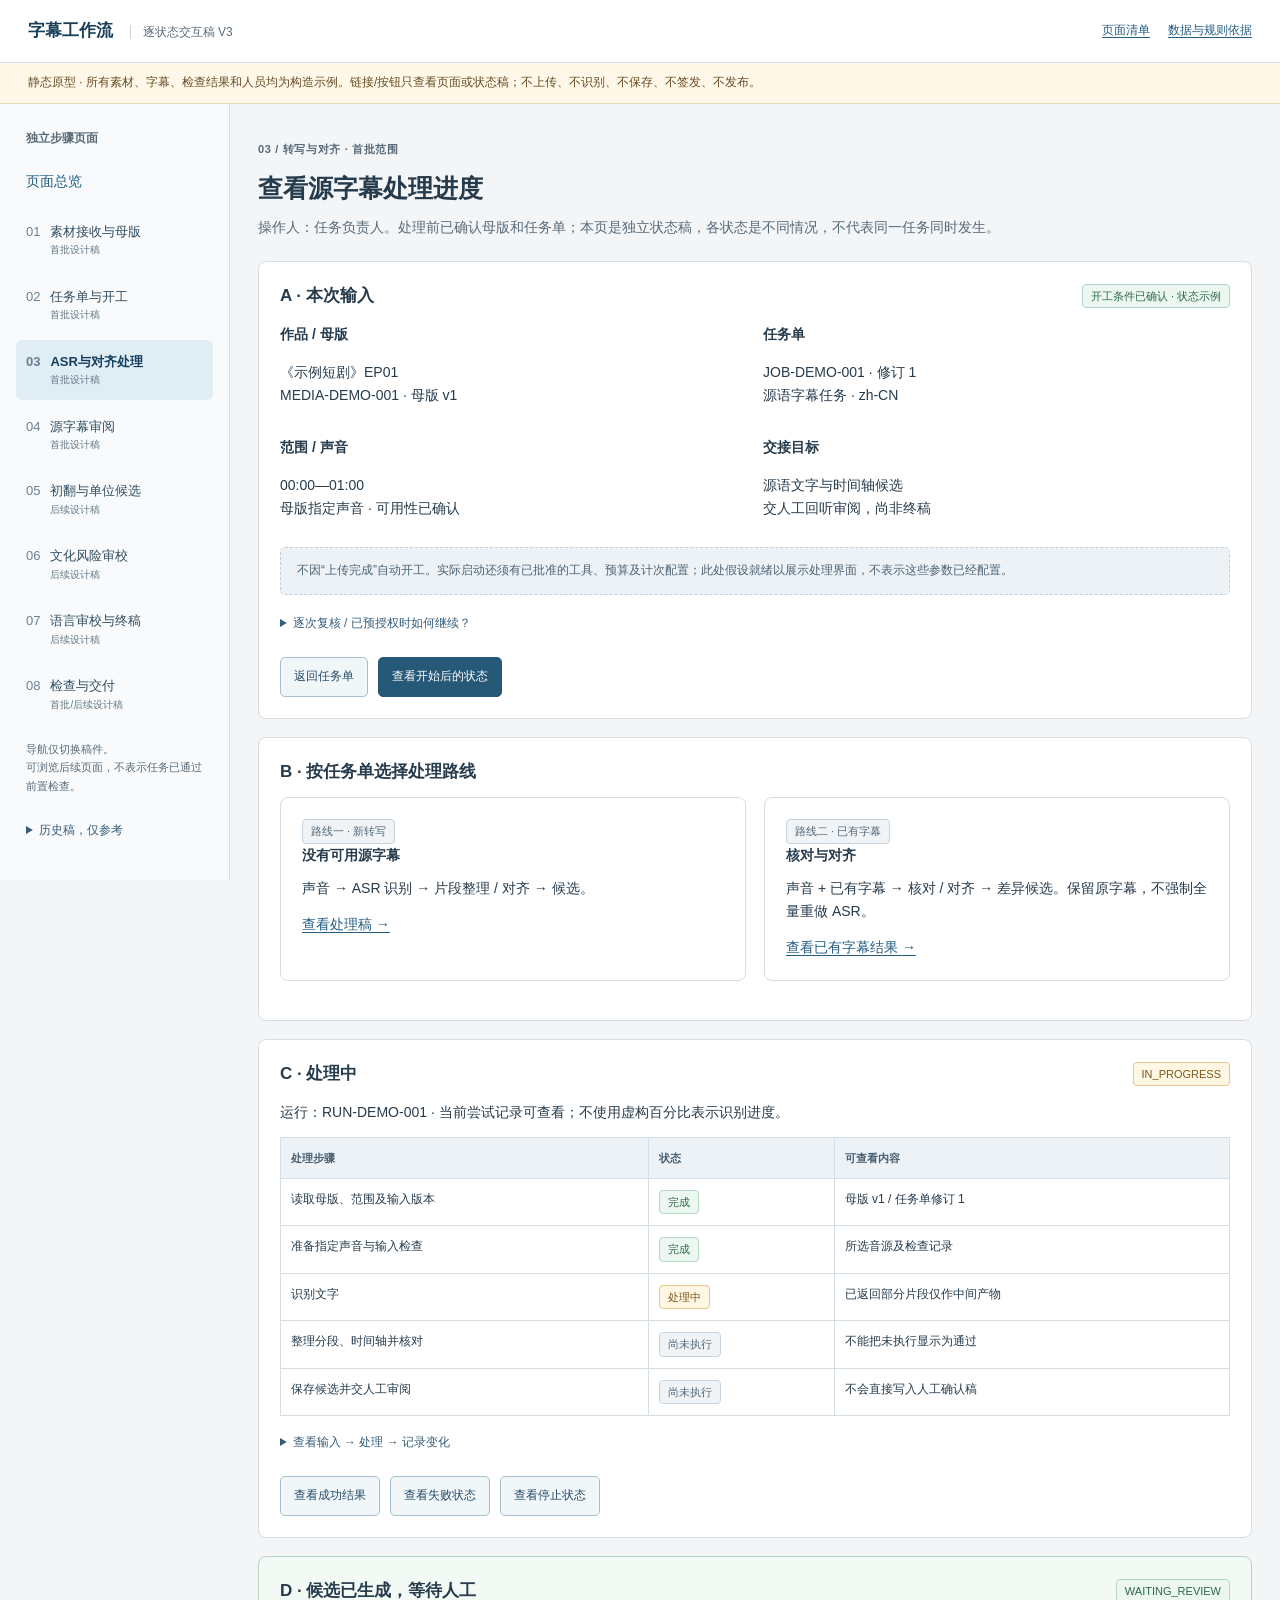
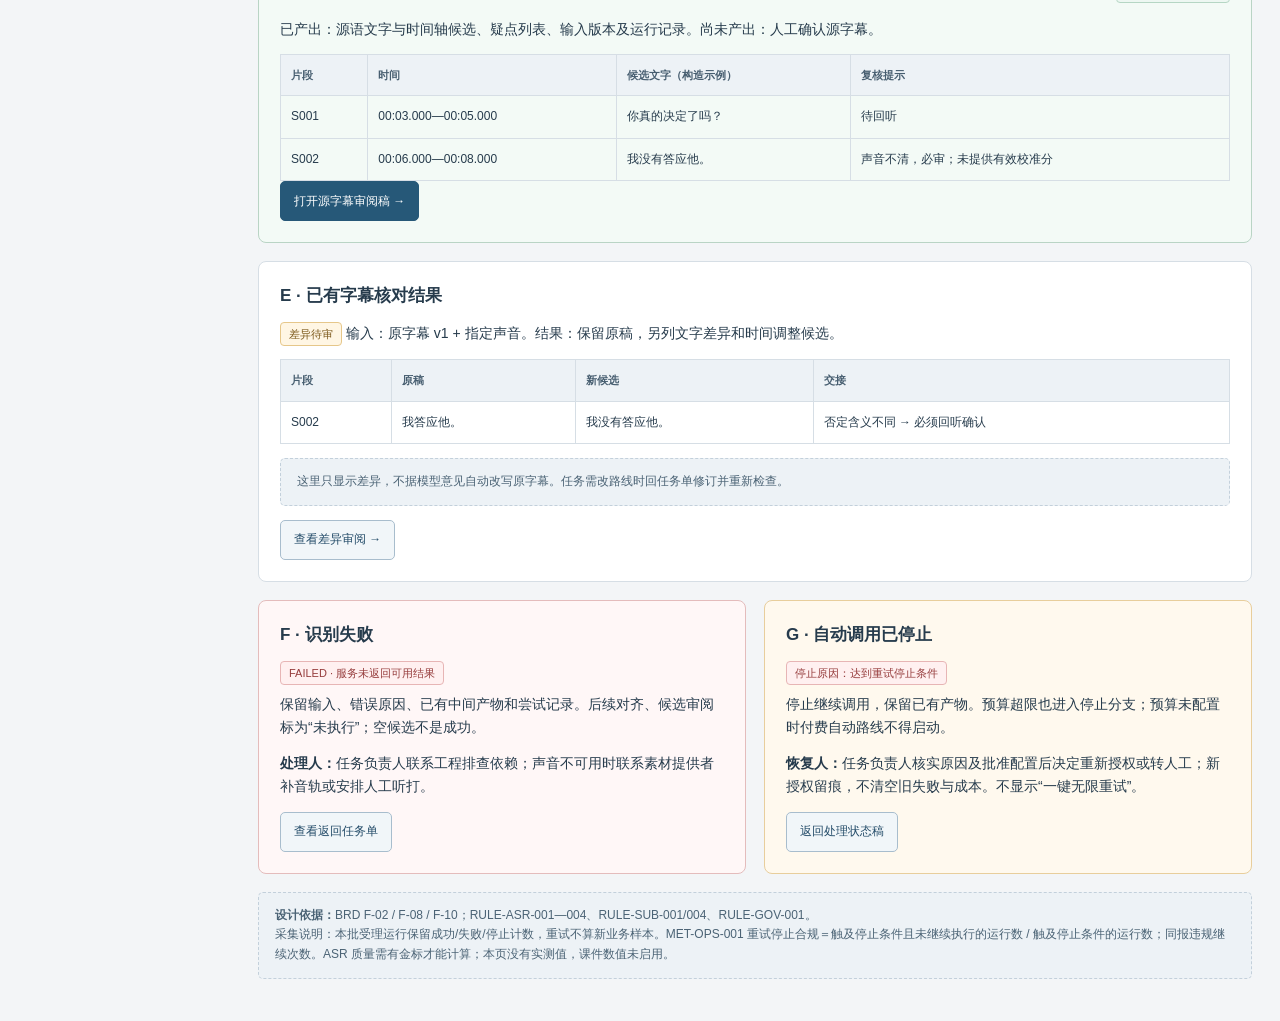
<file: docs/02-prototype/pages/03-processing.html>
<!doctype html>
<html lang="zh-CN">
<head><meta charset="utf-8"><meta name="viewport" content="width=device-width,initial-scale=1"><title>03 转写与对齐 · 字幕原型</title><link rel="stylesheet" href="wireframe.css"></head>
<body data-step="3"><header id="siteHeader"></header><div class="app-layout"><aside id="stepNav"></aside><main>
<div class="page-head"><p class="eyebrow">03 / 转写与对齐 · 首批范围</p><h1>查看源字幕处理进度</h1><p class="muted">操作人：任务负责人。处理前已确认母版和任务单；本页是独立状态稿，各状态是不同情况，不代表同一任务同时发生。</p></div>
<section class="panel"><div class="panel-head"><h2>A · 本次输入</h2><span class="tag tag-ok">开工条件已确认 · 状态示例</span></div>
<div class="field-grid"><div class="field"><b>作品 / 母版</b><p>《示例短剧》EP01<br>MEDIA-DEMO-001 · 母版 v1</p></div><div class="field"><b>任务单</b><p>JOB-DEMO-001 · 修订 1<br>源语字幕任务 · zh-CN</p></div><div class="field"><b>范围 / 声音</b><p>00:00—01:00<br>母版指定声音 · 可用性已确认</p></div><div class="field"><b>交接目标</b><p>源语文字与时间轴候选<br>交人工回听审阅，尚非终稿</p></div></div>
<p class="side-note">不因“上传完成”自动开工。实际启动还须有已批准的工具、预算及计次配置；此处假设就绪以展示处理界面，不表示这些参数已经配置。</p>
<details><summary>逐次复核 / 已预授权时如何继续？</summary><p>默认候选交人审阅。有权人员已对本任务预授权，且阶段准入、输入、校验和停止检查通过时，可将指定候选交下一模块；候选仍为机器结果，不标人工已确认。缺声音、无有效质量依据或有未决问题时停在对应步骤，请求补充/审阅；没有权限时回任务单请求授权。母版、最终审稿及签发仍由人确认。</p><p>Run、attempt和step记录可回查本次读取、处理、输出及失败，引用保留版本。单独调用本模块也使用同一套任务和检查。</p></details>
<div class="form-actions"><a class="button secondary" href="02-task.html">返回任务单</a><a class="button primary" href="#running">查看开始后的状态</a></div></section>
<section class="panel"><h2>B · 按任务单选择处理路线</h2><div class="grid-two"><div class="state-card"><span class="tag tag-neutral">路线一 · 新转写</span><h3>没有可用源字幕</h3><p>声音 → ASR 识别 → 片段整理 / 对齐 → 候选。</p><a href="#running">查看处理稿 →</a></div><div class="state-card"><span class="tag tag-neutral">路线二 · 已有字幕</span><h3>核对与对齐</h3><p>声音 + 已有字幕 → 核对 / 对齐 → 差异候选。保留原字幕，不强制全量重做 ASR。</p><a href="#existing">查看已有字幕结果 →</a></div></div></section>
<section class="panel" id="running"><div class="panel-head"><h2>C · 处理中</h2><span class="tag tag-warn">IN_PROGRESS</span></div>
<p>运行：RUN-DEMO-001 · 当前尝试记录可查看；不使用虚构百分比表示识别进度。</p>
<div class="table-wrap"><table><thead><tr><th>处理步骤</th><th>状态</th><th>可查看内容</th></tr></thead><tbody>
<tr><td>读取母版、范围及输入版本</td><td><span class="tag tag-ok">完成</span></td><td>母版 v1 / 任务单修订 1</td></tr>
<tr><td>准备指定声音与输入检查</td><td><span class="tag tag-ok">完成</span></td><td>所选音源及检查记录</td></tr>
<tr><td>识别文字</td><td><span class="tag tag-warn">处理中</span></td><td>已返回部分片段仅作中间产物</td></tr>
<tr><td>整理分段、时间轴并核对</td><td><span class="tag tag-neutral">尚未执行</span></td><td>不能把未执行显示为通过</td></tr>
<tr><td>保存候选并交人工审阅</td><td><span class="tag tag-neutral">尚未执行</span></td><td>不会直接写入人工确认稿</td></tr></tbody></table></div>
<details><summary>查看输入 → 处理 → 记录变化</summary><p>读取指定声音和任务修订；识别能力生成文字，工程整理分段与时间轴，人工判断声音含义和疑点。保存运行步骤、尝试、版本及中间产物；成功后另存候选和问题记录。切片大小是研发实现选择，不在原型写死。</p></details>
<div class="form-actions"><a class="button secondary" href="#success">查看成功结果</a><a class="button secondary" href="#failed">查看失败状态</a><a class="button secondary" href="#stopped">查看停止状态</a></div></section>
<section class="panel success" id="success"><div class="panel-head"><h2>D · 候选已生成，等待人工</h2><span class="tag tag-ok">WAITING_REVIEW</span></div><p>已产出：源语文字与时间轴候选、疑点列表、输入版本及运行记录。尚未产出：人工确认源字幕。</p>
<div class="table-wrap"><table><thead><tr><th>片段</th><th>时间</th><th>候选文字（构造示例）</th><th>复核提示</th></tr></thead><tbody><tr><td>S001</td><td>00:03.000—00:05.000</td><td>你真的决定了吗？</td><td>待回听</td></tr><tr><td>S002</td><td>00:06.000—00:08.000</td><td>我没有答应他。</td><td>声音不清，必审；未提供有效校准分</td></tr></tbody></table></div>
<a class="button primary" href="04-source-review.html">打开源字幕审阅稿 →</a></section>
<section class="panel" id="existing"><h2>E · 已有字幕核对结果</h2><p><span class="tag tag-warn">差异待审</span> 输入：原字幕 v1 + 指定声音。结果：保留原稿，另列文字差异和时间调整候选。</p><div class="table-wrap"><table><thead><tr><th>片段</th><th>原稿</th><th>新候选</th><th>交接</th></tr></thead><tbody><tr><td>S002</td><td>我答应他。</td><td>我没有答应他。</td><td>否定含义不同 → 必须回听确认</td></tr></tbody></table></div><p class="annotation">这里只显示差异，不据模型意见自动改写原字幕。任务需改路线时回任务单修订并重新检查。</p><a class="button secondary" href="04-source-review.html">查看差异审阅 →</a></section>
<section class="grid-two"><div class="panel danger" id="failed"><h2>F · 识别失败</h2><span class="tag tag-danger">FAILED · 服务未返回可用结果</span><p>保留输入、错误原因、已有中间产物和尝试记录。后续对齐、候选审阅标为“未执行”；空候选不是成功。</p><p><b>处理人：</b>任务负责人联系工程排查依赖；声音不可用时联系素材提供者补音轨或安排人工听打。</p><a class="button secondary" href="02-task.html">查看返回任务单</a></div>
<div class="panel warning" id="stopped"><h2>G · 自动调用已停止</h2><span class="tag tag-danger">停止原因：达到重试停止条件</span><p>停止继续调用，保留已有产物。预算超限也进入停止分支；预算未配置时付费自动路线不得启动。</p><p><b>恢复人：</b>任务负责人核实原因及批准配置后决定重新授权或转人工；新授权留痕，不清空旧失败与成本。不显示“一键无限重试”。</p><a class="button secondary" href="#running">返回处理状态稿</a></div></section>
<footer class="annotation"><b>设计依据：</b>BRD F-02 / F-08 / F-10；RULE-ASR-001—004、RULE-SUB-001/004、RULE-GOV-001。<br>采集说明：本批受理运行保留成功/失败/停止计数，重试不算新业务样本。MET-OPS-001 重试停止合规＝触及停止条件且未继续执行的运行数 / 触及停止条件的运行数；同报违规继续次数。ASR 质量需有金标才能计算；本页没有实测值，课件数值未启用。</footer>
</main></div><script src="wireframe.js"></script></body></html>
</file>
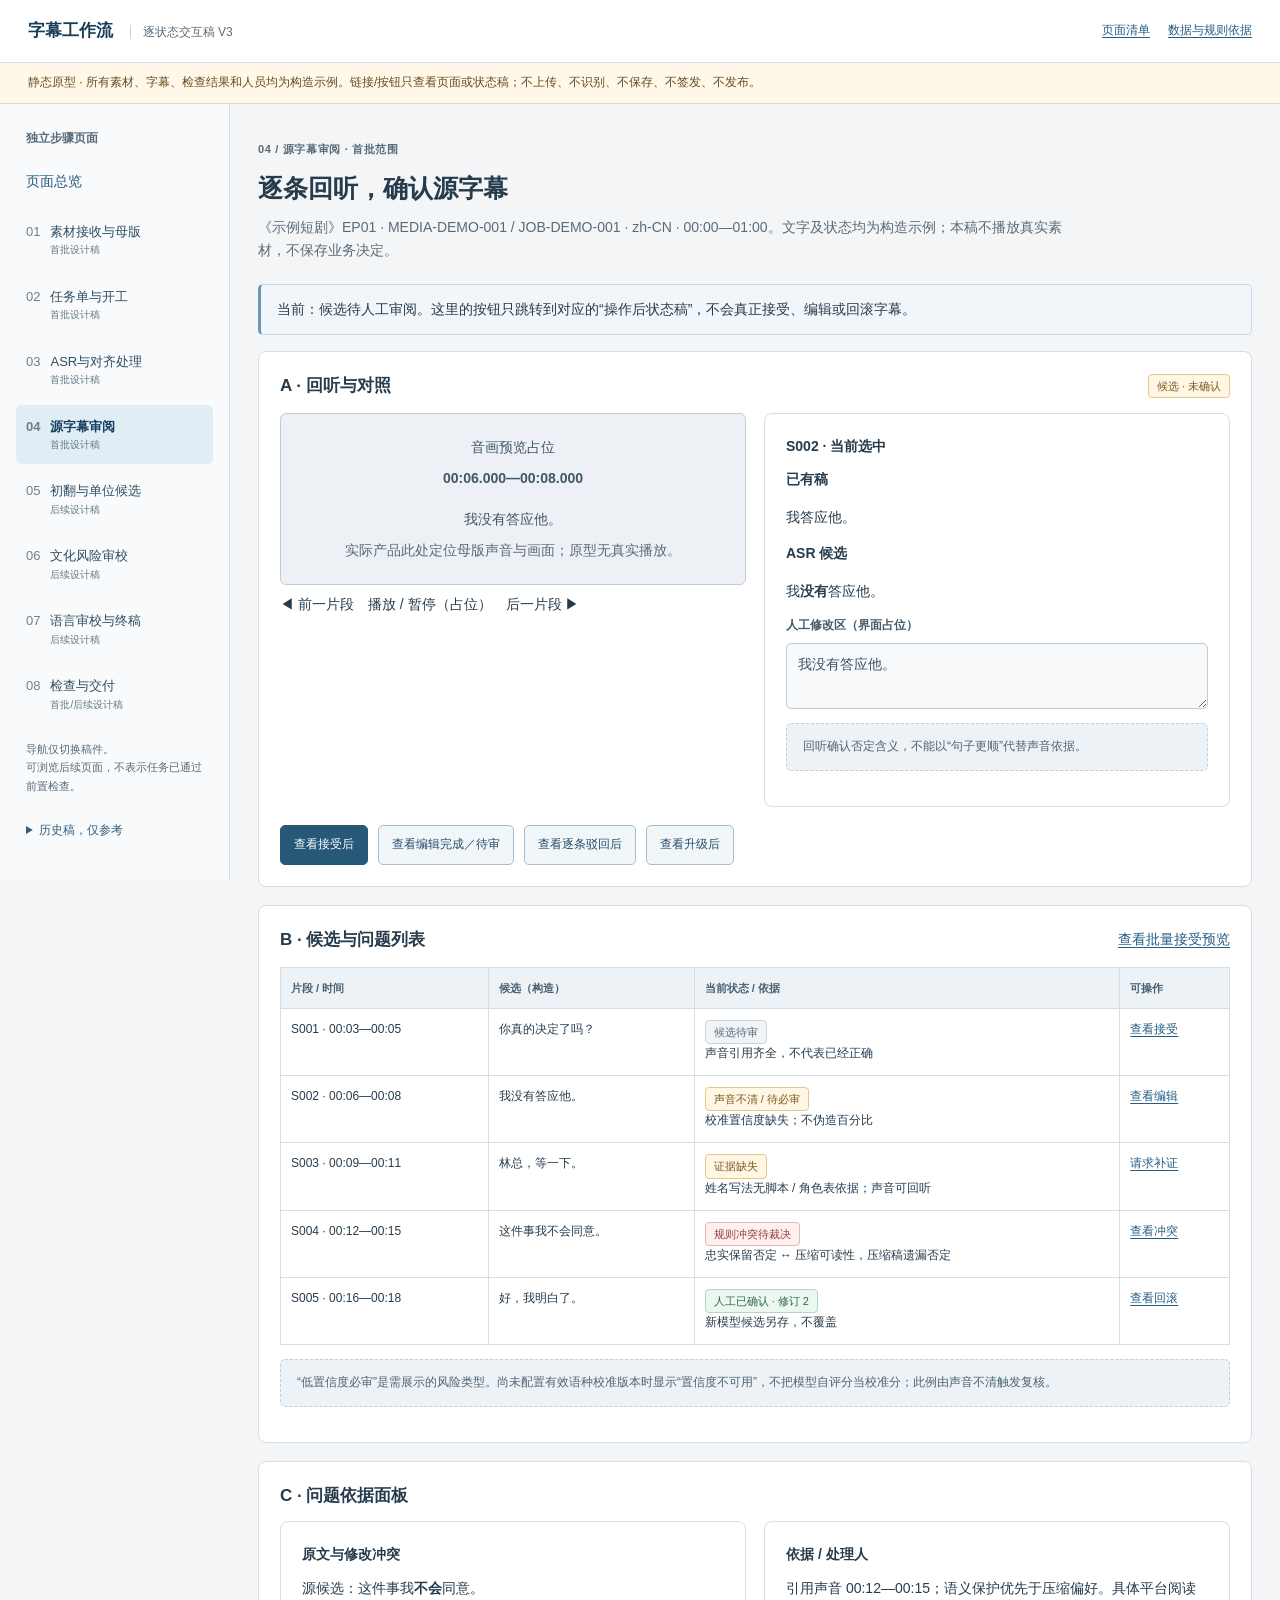
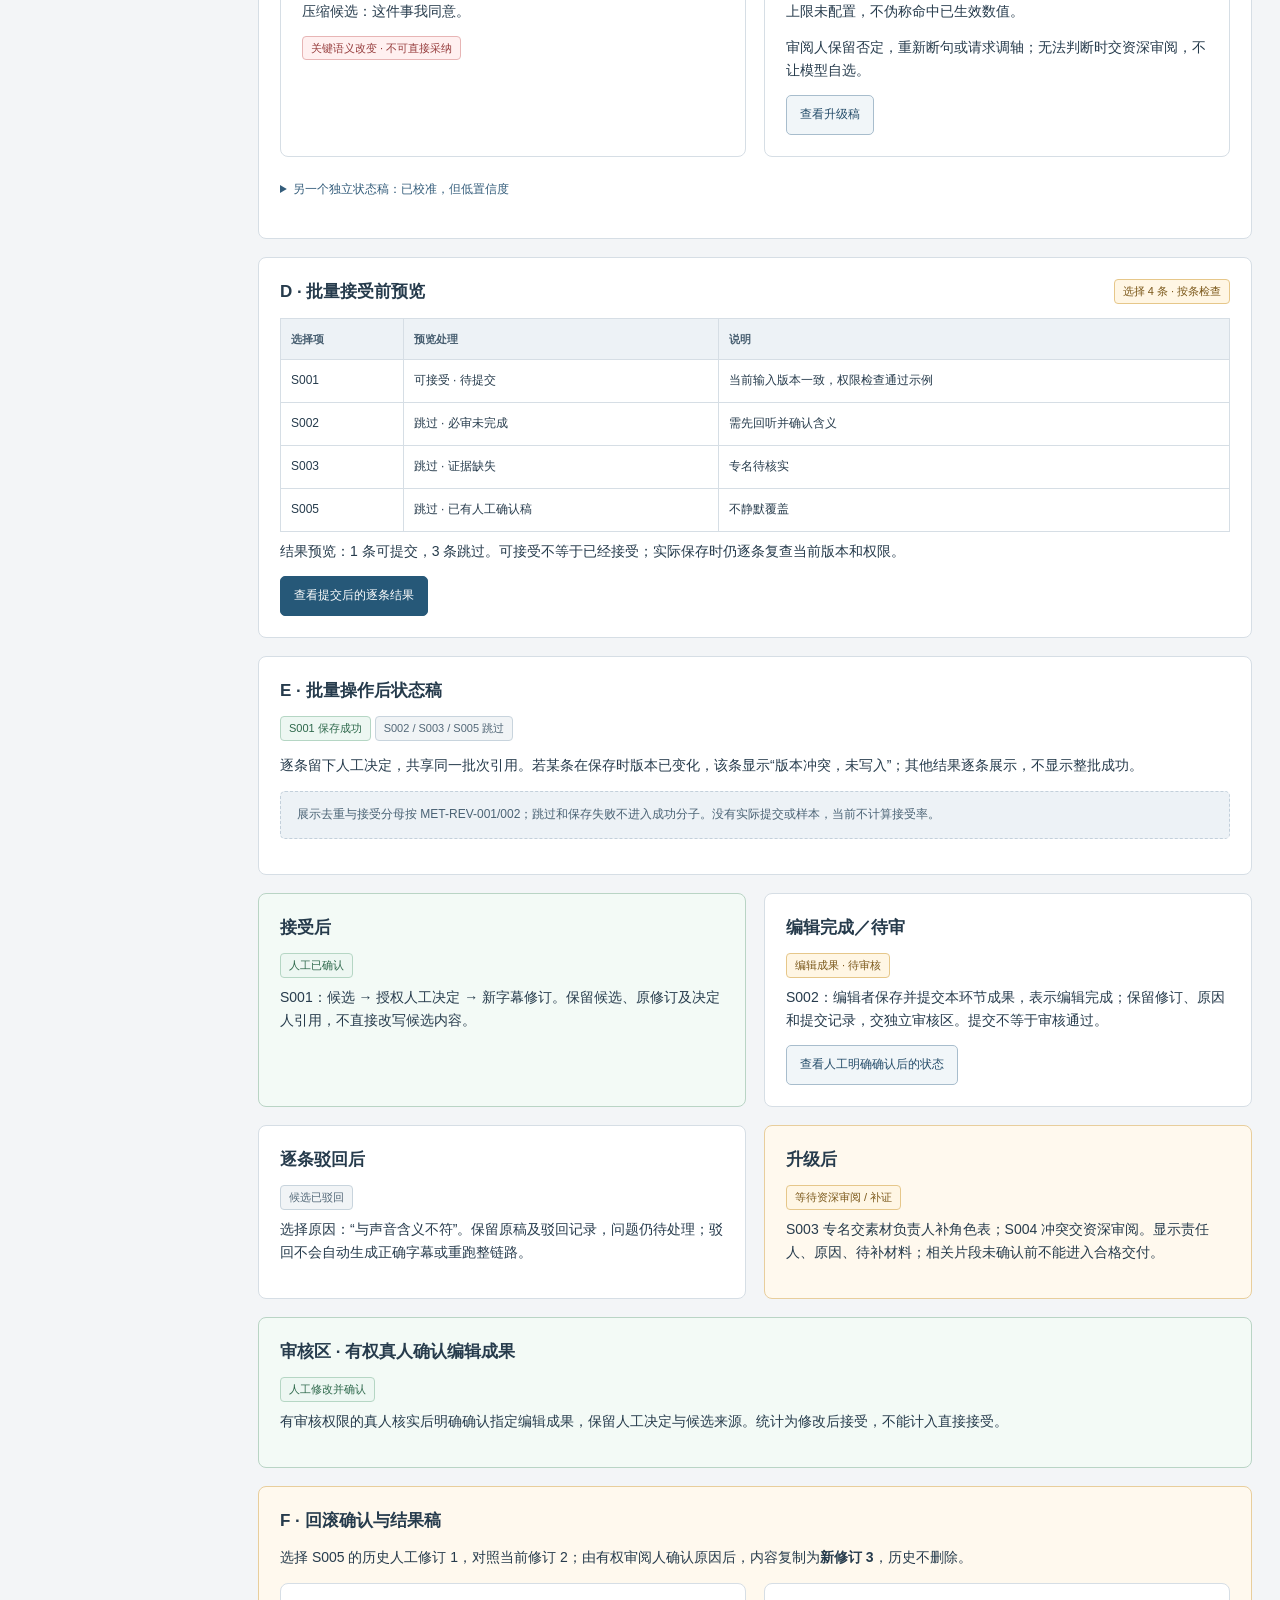
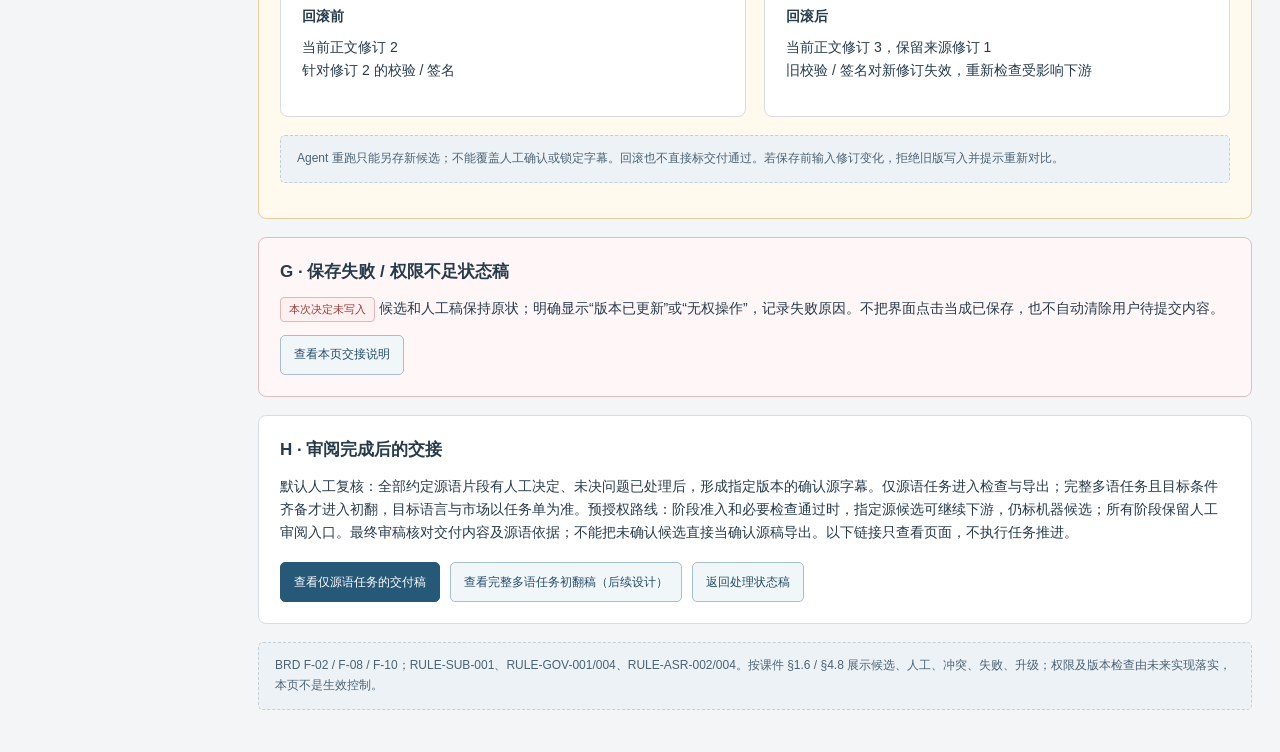
<file: docs/02-prototype/pages/04-source-review.html>
<!doctype html>
<html lang="zh-CN">
<head><meta charset="utf-8"><meta name="viewport" content="width=device-width,initial-scale=1"><title>04 源字幕审阅 · 字幕原型</title><link rel="stylesheet" href="wireframe.css"></head>
<body data-step="4"><header id="siteHeader"></header><div class="app-layout"><aside id="stepNav"></aside><main>
<div class="page-head"><p class="eyebrow">04 / 源字幕审阅 · 首批范围</p><h1>逐条回听，确认源字幕</h1><p class="muted">《示例短剧》EP01 · MEDIA-DEMO-001 / JOB-DEMO-001 · zh-CN · 00:00—01:00。文字及状态均为构造示例；本稿不播放真实素材，不保存业务决定。</p></div>
<div class="callout">当前：候选待人工审阅。这里的按钮只跳转到对应的“操作后状态稿”，不会真正接受、编辑或回滚字幕。</div>
<section class="panel"><div class="panel-head"><h2>A · 回听与对照</h2><span class="tag tag-warn">候选 · 未确认</span></div><div class="grid-two">
<div><div class="subtitle-preview"><p>音画预览占位</p><h3>00:06.000—00:08.000</h3><p>我没有答应他。</p><p class="muted">实际产品此处定位母版声音与画面；原型无真实播放。</p></div><p>◀ 前一片段　播放 / 暂停（占位）　后一片段 ▶</p></div>
<div class="state-card"><h3>S002 · 当前选中</h3><div class="field"><b>已有稿</b><p>我答应他。</p></div><div class="field"><b>ASR 候选</b><p>我<strong>没有</strong>答应他。</p></div><div class="field"><label for="reviewText"><b>人工修改区（界面占位）</b></label><textarea id="reviewText" rows="2" readonly>我没有答应他。</textarea></div><p class="side-note">回听确认否定含义，不能以“句子更顺”代替声音依据。</p></div></div>
<div class="form-actions"><a class="button primary" href="#accepted">查看接受后</a><a class="button secondary" href="#edited">查看编辑完成／待审</a><a class="button secondary" href="#rejected">查看逐条驳回后</a><a class="button secondary" href="#escalated">查看升级后</a></div></section>
<section class="panel"><div class="panel-head"><h2>B · 候选与问题列表</h2><a href="#batch">查看批量接受预览</a></div><div class="table-wrap"><table><thead><tr><th>片段 / 时间</th><th>候选（构造）</th><th>当前状态 / 依据</th><th>可操作</th></tr></thead><tbody>
<tr><td>S001 · 00:03—00:05</td><td>你真的决定了吗？</td><td><span class="tag tag-neutral">候选待审</span><br>声音引用齐全，不代表已经正确</td><td><a href="#accepted">查看接受</a></td></tr>
<tr><td>S002 · 00:06—00:08</td><td>我没有答应他。</td><td><span class="tag tag-warn">声音不清 / 待必审</span><br>校准置信度缺失；不伪造百分比</td><td><a href="#edited">查看编辑</a></td></tr>
<tr><td>S003 · 00:09—00:11</td><td>林总，等一下。</td><td><span class="tag tag-warn">证据缺失</span><br>姓名写法无脚本 / 角色表依据；声音可回听</td><td><a href="#escalated">请求补证</a></td></tr>
<tr><td>S004 · 00:12—00:15</td><td>这件事我不会同意。</td><td><span class="tag tag-danger">规则冲突待裁决</span><br>忠实保留否定 ↔ 压缩可读性，压缩稿遗漏否定</td><td><a href="#conflict">查看冲突</a></td></tr>
<tr><td>S005 · 00:16—00:18</td><td>好，我明白了。</td><td><span class="tag tag-ok">人工已确认 · 修订 2</span><br>新模型候选另存，不覆盖</td><td><a href="#rollback">查看回滚</a></td></tr>
</tbody></table></div><p class="annotation">“低置信度必审”是需展示的风险类型。尚未配置有效语种校准版本时显示“置信度不可用”，不把模型自评分当校准分；此例由声音不清触发复核。</p></section>
<section class="panel" id="conflict"><h2>C · 问题依据面板</h2><div class="grid-two"><div class="state-card"><h3>原文与修改冲突</h3><p>源候选：这件事我<strong>不会</strong>同意。<br>压缩候选：这件事我同意。</p><p><span class="tag tag-danger">关键语义改变 · 不可直接采纳</span></p></div><div class="state-card"><h3>依据 / 处理人</h3><p>引用声音 00:12—00:15；语义保护优先于压缩偏好。具体平台阅读上限未配置，不伪称命中已生效数值。</p><p>审阅人保留否定，重新断句或请求调轴；无法判断时交资深审阅，不让模型自选。</p><a class="button secondary" href="#escalated">查看升级稿</a></div></div><details><summary>另一个独立状态稿：已校准，但低置信度</summary><p><span class="tag tag-warn">低置信度 · 人工必审</span> 若未来有有效语种校准版本且命中已批准必审档，显示校准版本、触发档及声音定位；先回听 / 编辑 / 升级，不以同配置重复调用代替审阅。该状态不套用到当前未校准示例，不展示虚构分值。</p></details></section>
<section class="panel" id="batch"><div class="panel-head"><h2>D · 批量接受前预览</h2><span class="tag tag-warn">选择 4 条 · 按条检查</span></div><div class="table-wrap"><table><thead><tr><th>选择项</th><th>预览处理</th><th>说明</th></tr></thead><tbody><tr><td>S001</td><td>可接受 · 待提交</td><td>当前输入版本一致，权限检查通过示例</td></tr><tr><td>S002</td><td>跳过 · 必审未完成</td><td>需先回听并确认含义</td></tr><tr><td>S003</td><td>跳过 · 证据缺失</td><td>专名待核实</td></tr><tr><td>S005</td><td>跳过 · 已有人工确认稿</td><td>不静默覆盖</td></tr></tbody></table></div><p>结果预览：1 条可提交，3 条跳过。可接受不等于已经接受；实际保存时仍逐条复查当前版本和权限。</p><a class="button primary" href="#batch-result">查看提交后的逐条结果</a></section>
<section class="panel" id="batch-result"><h2>E · 批量操作后状态稿</h2><p><span class="tag tag-ok">S001 保存成功</span> <span class="tag tag-neutral">S002 / S003 / S005 跳过</span></p><p>逐条留下人工决定，共享同一批次引用。若某条在保存时版本已变化，该条显示“版本冲突，未写入”；其他结果逐条展示，不显示整批成功。</p><p class="annotation">展示去重与接受分母按 MET-REV-001/002；跳过和保存失败不进入成功分子。没有实际提交或样本，当前不计算接受率。</p></section>
<section class="grid-two"><div class="panel success" id="accepted"><h2>接受后</h2><span class="tag tag-ok">人工已确认</span><p>S001：候选 → 授权人工决定 → 新字幕修订。保留候选、原修订及决定人引用，不直接改写候选内容。</p></div><div class="panel" id="edited"><h2>编辑完成／待审</h2><span class="tag tag-warn">编辑成果 · 待审核</span><p>S002：编辑者保存并提交本环节成果，表示编辑完成；保留修订、原因和提交记录，交独立审核区。提交不等于审核通过。</p><a class="button secondary" href="#edited-accepted">查看人工明确确认后的状态</a></div><div class="panel" id="rejected"><h2>逐条驳回后</h2><span class="tag tag-neutral">候选已驳回</span><p>选择原因：“与声音含义不符”。保留原稿及驳回记录，问题仍待处理；驳回不会自动生成正确字幕或重跑整链路。</p></div><div class="panel warning" id="escalated"><h2>升级后</h2><span class="tag tag-warn">等待资深审阅 / 补证</span><p>S003 专名交素材负责人补角色表；S004 冲突交资深审阅。显示责任人、原因、待补材料；相关片段未确认前不能进入合格交付。</p></div></section>
<section class="panel success" id="edited-accepted"><h2>审核区 · 有权真人确认编辑成果</h2><span class="tag tag-ok">人工修改并确认</span><p>有审核权限的真人核实后明确确认指定编辑成果，保留人工决定与候选来源。统计为修改后接受，不能计入直接接受。</p></section>
<section class="panel warning" id="rollback"><h2>F · 回滚确认与结果稿</h2><p>选择 S005 的历史人工修订 1，对照当前修订 2；由有权审阅人确认原因后，内容复制为<strong>新修订 3</strong>，历史不删除。</p><div class="grid-two"><div class="state-card"><b>回滚前</b><p>当前正文修订 2<br>针对修订 2 的校验 / 签名</p></div><div class="state-card"><b>回滚后</b><p>当前正文修订 3，保留来源修订 1<br>旧校验 / 签名对新修订失效，重新检查受影响下游</p></div></div><p class="annotation">Agent 重跑只能另存新候选；不能覆盖人工确认或锁定字幕。回滚也不直接标交付通过。若保存前输入修订变化，拒绝旧版写入并提示重新对比。</p></section>
<section class="panel danger"><h2>G · 保存失败 / 权限不足状态稿</h2><p><span class="tag tag-danger">本次决定未写入</span> 候选和人工稿保持原状；明确显示“版本已更新”或“无权操作”，记录失败原因。不把界面点击当成已保存，也不自动清除用户待提交内容。</p><a class="button secondary" href="#running-note">查看本页交接说明</a></section>
<section class="panel" id="running-note"><h2>H · 审阅完成后的交接</h2><p>默认人工复核：全部约定源语片段有人工决定、未决问题已处理后，形成指定版本的确认源字幕。仅源语任务进入检查与导出；完整多语任务且目标条件齐备才进入初翻，目标语言与市场以任务单为准。预授权路线：阶段准入和必要检查通过时，指定源候选可继续下游，仍标机器候选；所有阶段保留人工审阅入口。最终审稿核对交付内容及源语依据；不能把未确认候选直接当确认源稿导出。以下链接只查看页面，不执行任务推进。</p><div class="form-actions"><a class="button primary" href="08-delivery.html#source-export">查看仅源语任务的交付稿</a><a class="button secondary" href="05-translation.html#target-draft">查看完整多语任务初翻稿（后续设计）</a><a class="button secondary" href="03-processing.html">返回处理状态稿</a></div></section>
<footer class="annotation">BRD F-02 / F-08 / F-10；RULE-SUB-001、RULE-GOV-001/004、RULE-ASR-002/004。按课件 §1.6 / §4.8 展示候选、人工、冲突、失败、升级；权限及版本检查由未来实现落实，本页不是生效控制。</footer>
</main></div><script src="wireframe.js"></script></body></html>
</file>
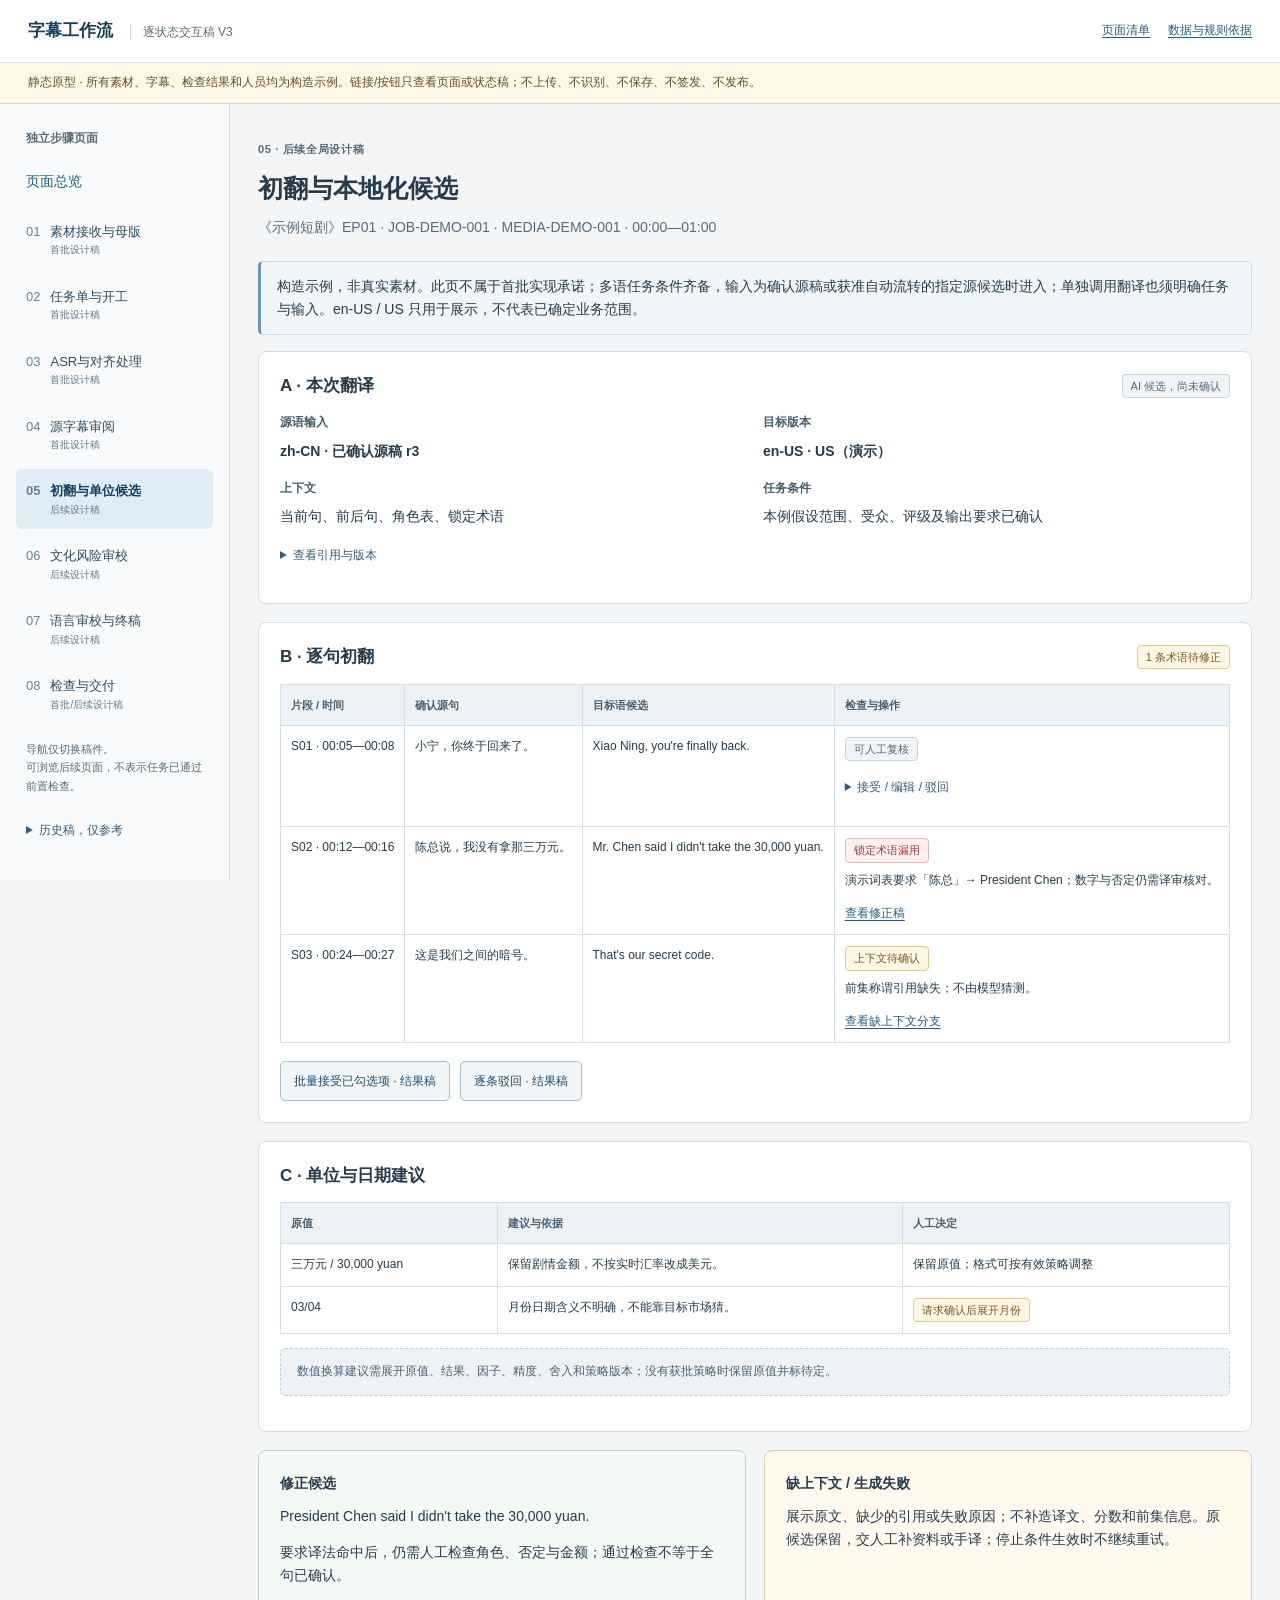
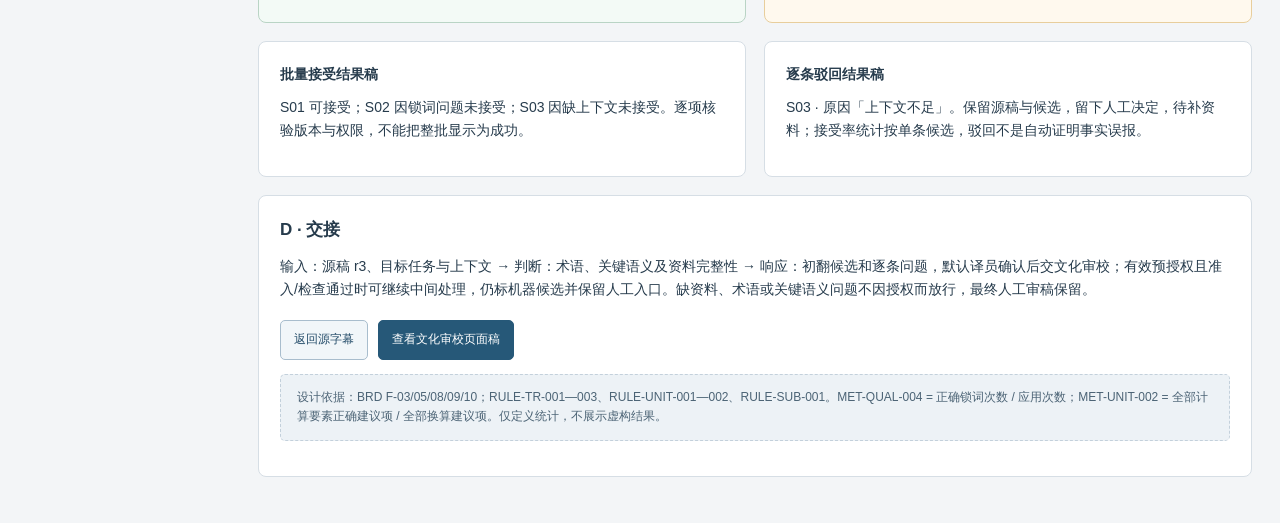
<file: docs/02-prototype/pages/05-translation.html>
<!doctype html>
<html lang="zh-CN"><head><meta charset="utf-8"><meta name="viewport" content="width=device-width,initial-scale=1"><title>初翻与本地化候选</title><link rel="stylesheet" href="wireframe.css"><script defer src="wireframe.js"></script></head>
<body data-step="5"><header id="siteHeader"></header><div class="app-layout"><aside id="stepNav"></aside><main>
<div class="page-head" id="target-draft"><p class="eyebrow">05 · 后续全局设计稿</p><h1>初翻与本地化候选</h1><p class="muted">《示例短剧》EP01 · JOB-DEMO-001 · MEDIA-DEMO-001 · 00:00—01:00</p></div>
<div class="callout">构造示例，非真实素材。此页不属于首批实现承诺；多语任务条件齐备，输入为确认源稿或获准自动流转的指定源候选时进入；单独调用翻译也须明确任务与输入。en-US / US 只用于展示，不代表已确定业务范围。</div>
<section class="panel"><div class="panel-head"><h2>A · 本次翻译</h2><span class="tag tag-neutral">AI 候选，尚未确认</span></div><div class="field-grid"><div class="field"><label>源语输入</label><strong>zh-CN · 已确认源稿 r3</strong></div><div class="field"><label>目标版本</label><strong>en-US · US（演示）</strong></div><div class="field"><label>上下文</label><span>当前句、前后句、角色表、锁定术语</span></div><div class="field"><label>任务条件</label><span>本例假设范围、受众、评级及输出要求已确认</span></div></div><details><summary>查看引用与版本</summary><p>本页示意术语演示版 v1、上下文清单演示版 v1、源稿 r3；模型、提示词及规则活动集必须随真实运行记录。示例版本不代表已批准或已配置。</p></details></section>
<section class="panel"><div class="panel-head"><h2>B · 逐句初翻</h2><span class="tag tag-warn">1 条术语待修正</span></div><div class="table-wrap"><table><thead><tr><th>片段 / 时间</th><th>确认源句</th><th>目标语候选</th><th>检查与操作</th></tr></thead><tbody>
<tr><td>S01 · 00:05—00:08</td><td>小宁，你终于回来了。</td><td>Xiao Ning, you're finally back.</td><td><span class="tag tag-neutral">可人工复核</span><details><summary>接受 / 编辑 / 驳回</summary><p>接受：生成该目标分支的人工确认修订。编辑：保存草稿，需再明确确认。驳回：保留候选及原因，不覆盖源稿。</p></details></td></tr>
<tr><td>S02 · 00:12—00:16</td><td>陈总说，我没有拿那三万元。</td><td>Mr. Chen said I didn't take the 30,000 yuan.</td><td><span class="tag tag-danger">锁定术语漏用</span><p>演示词表要求「陈总」→ President Chen；数字与否定仍需译审核对。</p><a href="#term-result">查看修正稿</a></td></tr>
<tr><td>S03 · 00:24—00:27</td><td>这是我们之间的暗号。</td><td>That's our secret code.</td><td><span class="tag tag-warn">上下文待确认</span><p>前集称谓引用缺失；不由模型猜测。</p><a href="#translation-blocked">查看缺上下文分支</a></td></tr>
</tbody></table></div><div class="form-actions"><a class="button secondary" href="#batch-result">批量接受已勾选项 · 结果稿</a><a class="button secondary" href="#reject-result">逐条驳回 · 结果稿</a></div></section>
<section class="panel"><h2>C · 单位与日期建议</h2><div class="table-wrap"><table><thead><tr><th>原值</th><th>建议与依据</th><th>人工决定</th></tr></thead><tbody><tr><td>三万元 / 30,000 yuan</td><td>保留剧情金额，不按实时汇率改成美元。</td><td>保留原值；格式可按有效策略调整</td></tr><tr><td>03/04</td><td>月份日期含义不明确，不能靠目标市场猜。</td><td><span class="tag tag-warn">请求确认后展开月份</span></td></tr></tbody></table></div><p class="annotation">数值换算建议需展开原值、结果、因子、精度、舍入和策略版本；没有获批策略时保留原值并标待定。</p></section>
<div class="grid-two"><section class="state-card success" id="term-result"><h3>修正候选</h3><p>President Chen said I didn't take the 30,000 yuan.</p><p>要求译法命中后，仍需人工检查角色、否定与金额；通过检查不等于全句已确认。</p></section><section class="state-card warning" id="translation-blocked"><h3>缺上下文 / 生成失败</h3><p>展示原文、缺少的引用或失败原因；不补造译文、分数和前集信息。原候选保留，交人工补资料或手译；停止条件生效时不继续重试。</p></section></div>
<div class="grid-two"><section class="state-card" id="batch-result"><h3>批量接受结果稿</h3><p>S01 可接受；S02 因锁词问题未接受；S03 因缺上下文未接受。逐项核验版本与权限，不能把整批显示为成功。</p></section><section class="state-card" id="reject-result"><h3>逐条驳回结果稿</h3><p>S03 · 原因「上下文不足」。保留源稿与候选，留下人工决定，待补资料；接受率统计按单条候选，驳回不是自动证明事实误报。</p></section></div>
<section class="panel"><h2>D · 交接</h2><p>输入：源稿 r3、目标任务与上下文 → 判断：术语、关键语义及资料完整性 → 响应：初翻候选和逐条问题，默认译员确认后交文化审校；有效预授权且准入/检查通过时可继续中间处理，仍标机器候选并保留人工入口。缺资料、术语或关键语义问题不因授权而放行，最终人工审稿保留。</p><div class="form-actions"><a class="button secondary" href="04-source-review.html">返回源字幕</a><a class="button primary" href="06-culture.html">查看文化审校页面稿</a></div><p class="annotation">设计依据：BRD F-03/05/08/09/10；RULE-TR-001—003、RULE-UNIT-001—002、RULE-SUB-001。MET-QUAL-004 = 正确锁词次数 / 应用次数；MET-UNIT-002 = 全部计算要素正确建议项 / 全部换算建议项。仅定义统计，不展示虚构结果。</p></section>
</main></div></body></html>
</file>
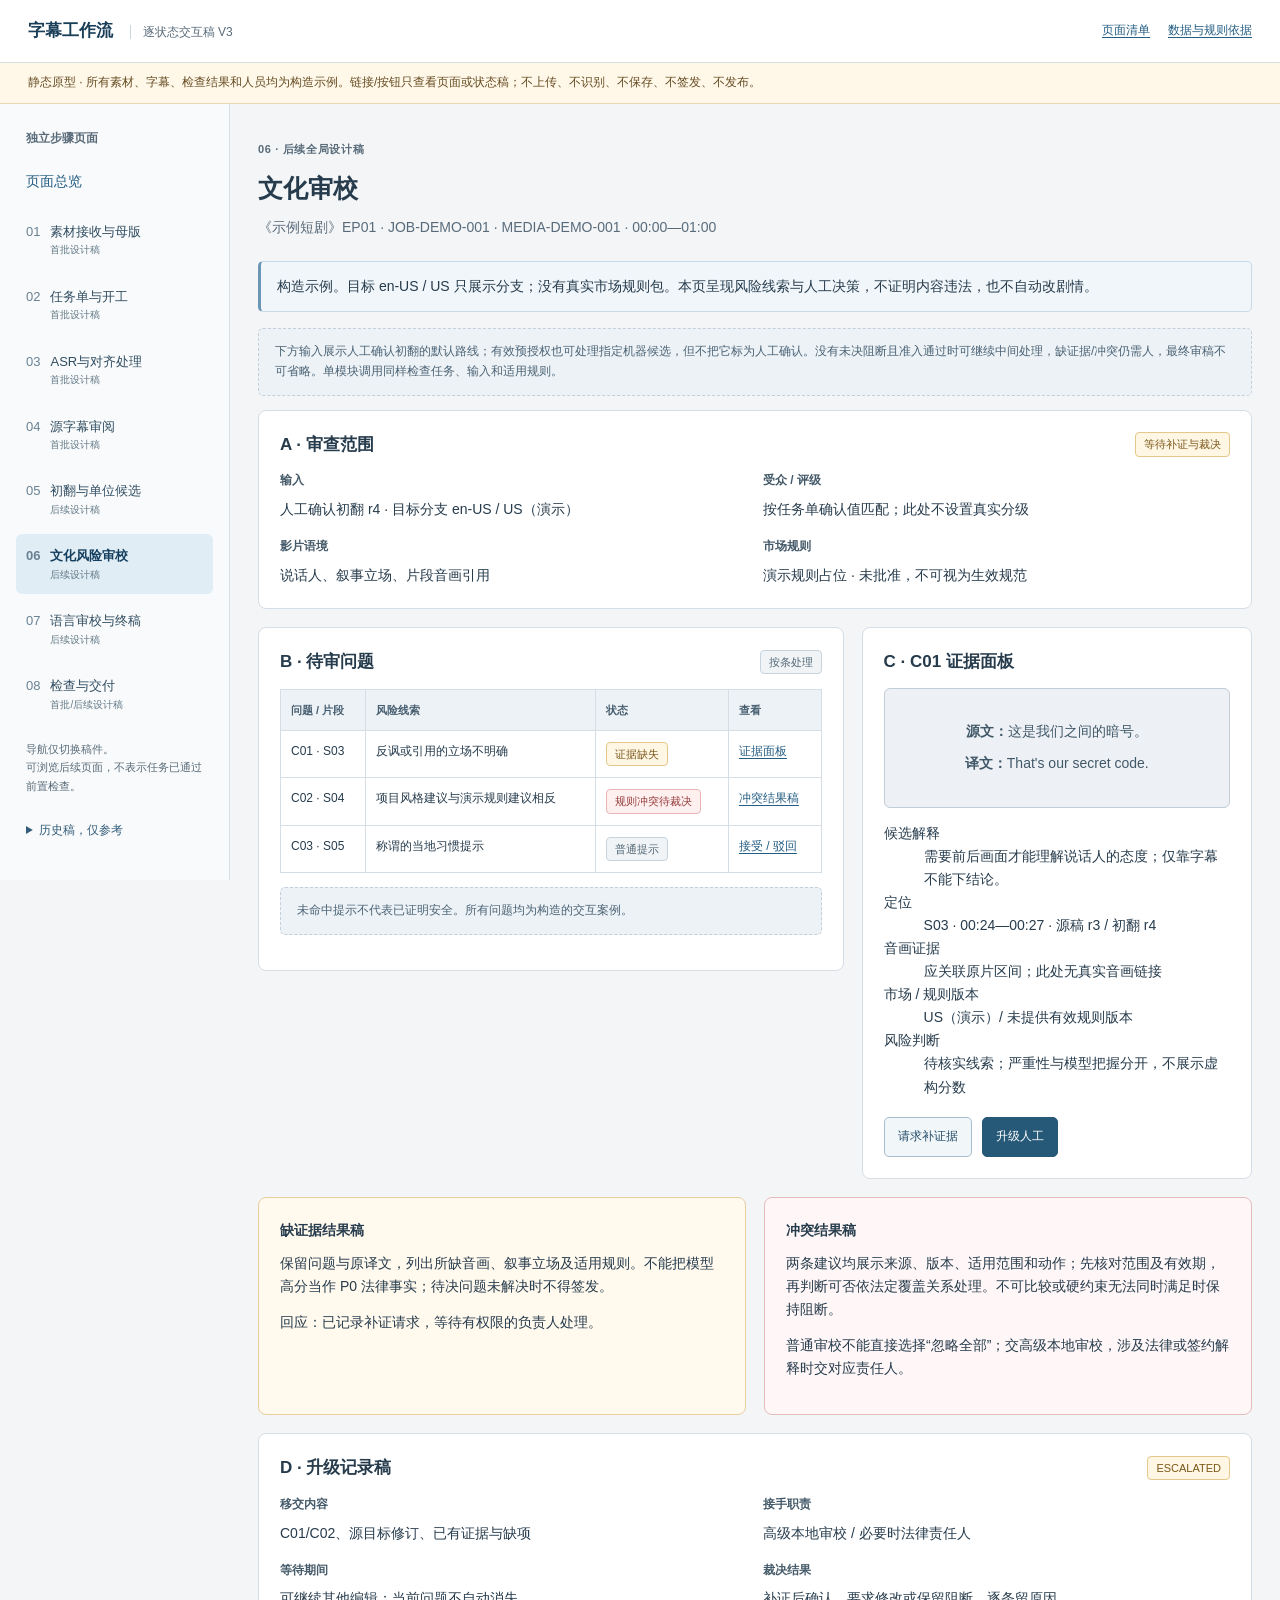
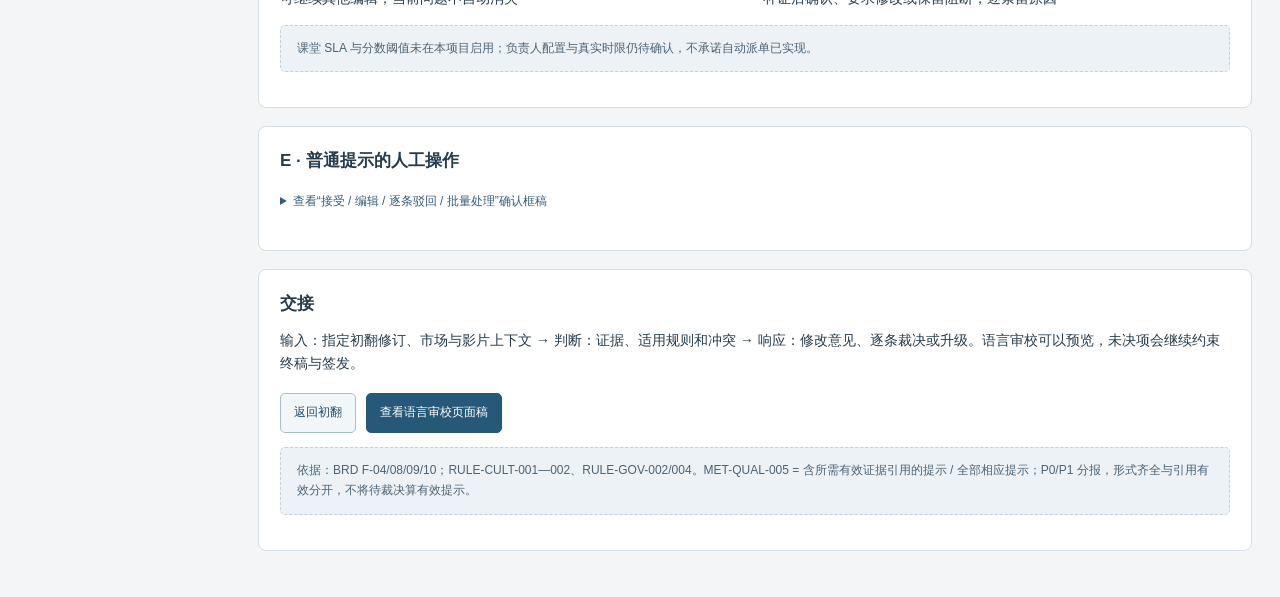
<file: docs/02-prototype/pages/06-culture.html>
<!doctype html>
<html lang="zh-CN"><head><meta charset="utf-8"><meta name="viewport" content="width=device-width,initial-scale=1"><title>文化审校</title><link rel="stylesheet" href="wireframe.css"><script defer src="wireframe.js"></script></head>
<body data-step="6"><header id="siteHeader"></header><div class="app-layout"><aside id="stepNav"></aside><main>
<div class="page-head"><p class="eyebrow">06 · 后续全局设计稿</p><h1>文化审校</h1><p class="muted">《示例短剧》EP01 · JOB-DEMO-001 · MEDIA-DEMO-001 · 00:00—01:00</p></div>
<div class="callout">构造示例。目标 en-US / US 只展示分支；没有真实市场规则包。本页呈现风险线索与人工决策，不证明内容违法，也不自动改剧情。</div>
<p class="side-note">下方输入展示人工确认初翻的默认路线；有效预授权也可处理指定机器候选，但不把它标为人工确认。没有未决阻断且准入通过时可继续中间处理，缺证据/冲突仍需人，最终审稿不可省略。单模块调用同样检查任务、输入和适用规则。</p>
<section class="panel"><div class="panel-head"><h2>A · 审查范围</h2><span class="tag tag-warn">等待补证与裁决</span></div><div class="field-grid"><div class="field"><label>输入</label><span>人工确认初翻 r4 · 目标分支 en-US / US（演示）</span></div><div class="field"><label>受众 / 评级</label><span>按任务单确认值匹配；此处不设置真实分级</span></div><div class="field"><label>影片语境</label><span>说话人、叙事立场、片段音画引用</span></div><div class="field"><label>市场规则</label><span>演示规则占位 · 未批准，不可视为生效规范</span></div></div></section>
<div class="review-layout"><section class="panel"><div class="panel-head"><h2>B · 待审问题</h2><span class="tag tag-neutral">按条处理</span></div><div class="table-wrap"><table><thead><tr><th>问题 / 片段</th><th>风险线索</th><th>状态</th><th>查看</th></tr></thead><tbody><tr><td>C01 · S03</td><td>反讽或引用的立场不明确</td><td><span class="tag tag-warn">证据缺失</span></td><td><a href="#evidence">证据面板</a></td></tr><tr><td>C02 · S04</td><td>项目风格建议与演示规则建议相反</td><td><span class="tag tag-danger">规则冲突待裁决</span></td><td><a href="#conflict">冲突结果稿</a></td></tr><tr><td>C03 · S05</td><td>称谓的当地习惯提示</td><td><span class="tag tag-neutral">普通提示</span></td><td><a href="#ordinary">接受 / 驳回</a></td></tr></tbody></table></div><p class="annotation">未命中提示不代表已证明安全。所有问题均为构造的交互案例。</p></section>
<aside class="panel" id="evidence"><h2>C · C01 证据面板</h2><div class="subtitle-preview"><p><strong>源文：</strong>这是我们之间的暗号。</p><p><strong>译文：</strong>That's our secret code.</p></div><dl><dt>候选解释</dt><dd>需要前后画面才能理解说话人的态度；仅靠字幕不能下结论。</dd><dt>定位</dt><dd>S03 · 00:24—00:27 · 源稿 r3 / 初翻 r4</dd><dt>音画证据</dt><dd>应关联原片区间；此处无真实音画链接</dd><dt>市场 / 规则版本</dt><dd>US（演示）/ 未提供有效规则版本</dd><dt>风险判断</dt><dd>待核实线索；严重性与模型把握分开，不展示虚构分数</dd></dl><div class="form-actions"><a class="button secondary" href="#missing-result">请求补证据</a><a class="button primary" href="#escalated">升级人工</a></div></aside></div>
<div class="grid-two"><section class="state-card warning" id="missing-result"><h3>缺证据结果稿</h3><p>保留问题与原译文，列出所缺音画、叙事立场及适用规则。不能把模型高分当作 P0 法律事实；待决问题未解决时不得签发。</p><p>回应：已记录补证请求，等待有权限的负责人处理。</p></section><section class="state-card danger" id="conflict"><h3>冲突结果稿</h3><p>两条建议均展示来源、版本、适用范围和动作；先核对范围及有效期，再判断可否依法定覆盖关系处理。不可比较或硬约束无法同时满足时保持阻断。</p><p>普通审校不能直接选择“忽略全部”；交高级本地审校，涉及法律或签约解释时交对应责任人。</p></section></div>
<section class="panel" id="escalated"><div class="panel-head"><h2>D · 升级记录稿</h2><span class="tag tag-warn">ESCALATED</span></div><div class="field-grid"><div class="field"><label>移交内容</label><span>C01/C02、源目标修订、已有证据与缺项</span></div><div class="field"><label>接手职责</label><span>高级本地审校 / 必要时法律责任人</span></div><div class="field"><label>等待期间</label><span>可继续其他编辑；当前问题不自动消失</span></div><div class="field"><label>裁决结果</label><span>补证后确认、要求修改或保留阻断，逐条留原因</span></div></div><p class="annotation">课堂 SLA 与分数阈值未在本项目启用；负责人配置与真实时限仍待确认，不承诺自动派单已实现。</p></section>
<section class="panel" id="ordinary"><h2>E · 普通提示的人工操作</h2><details><summary>查看“接受 / 编辑 / 逐条驳回 / 批量处理”确认框稿</summary><p>接受：采用建议并生成新修订；编辑后接受：保留人工改动；驳回：要求选择无用、重复、语境不符等原因。批量只处理已勾选、同权限且版本一致的普通提示，逐项返回结果，不包含未决高风险项。</p><p>任何内容修改都使受影响的后续检查失效，不能以关闭问题替代真正裁决。</p></details></section>
<section class="panel"><h2>交接</h2><p>输入：指定初翻修订、市场与影片上下文 → 判断：证据、适用规则和冲突 → 响应：修改意见、逐条裁决或升级。语言审校可以预览，未决项会继续约束终稿与签发。</p><div class="form-actions"><a class="button secondary" href="05-translation.html">返回初翻</a><a class="button primary" href="07-final-review.html">查看语言审校页面稿</a></div><p class="annotation">依据：BRD F-04/08/09/10；RULE-CULT-001—002、RULE-GOV-002/004。MET-QUAL-005 = 含所需有效证据引用的提示 / 全部相应提示；P0/P1 分报，形式齐全与引用有效分开，不将待裁决算有效提示。</p></section>
</main></div></body></html>
</file>
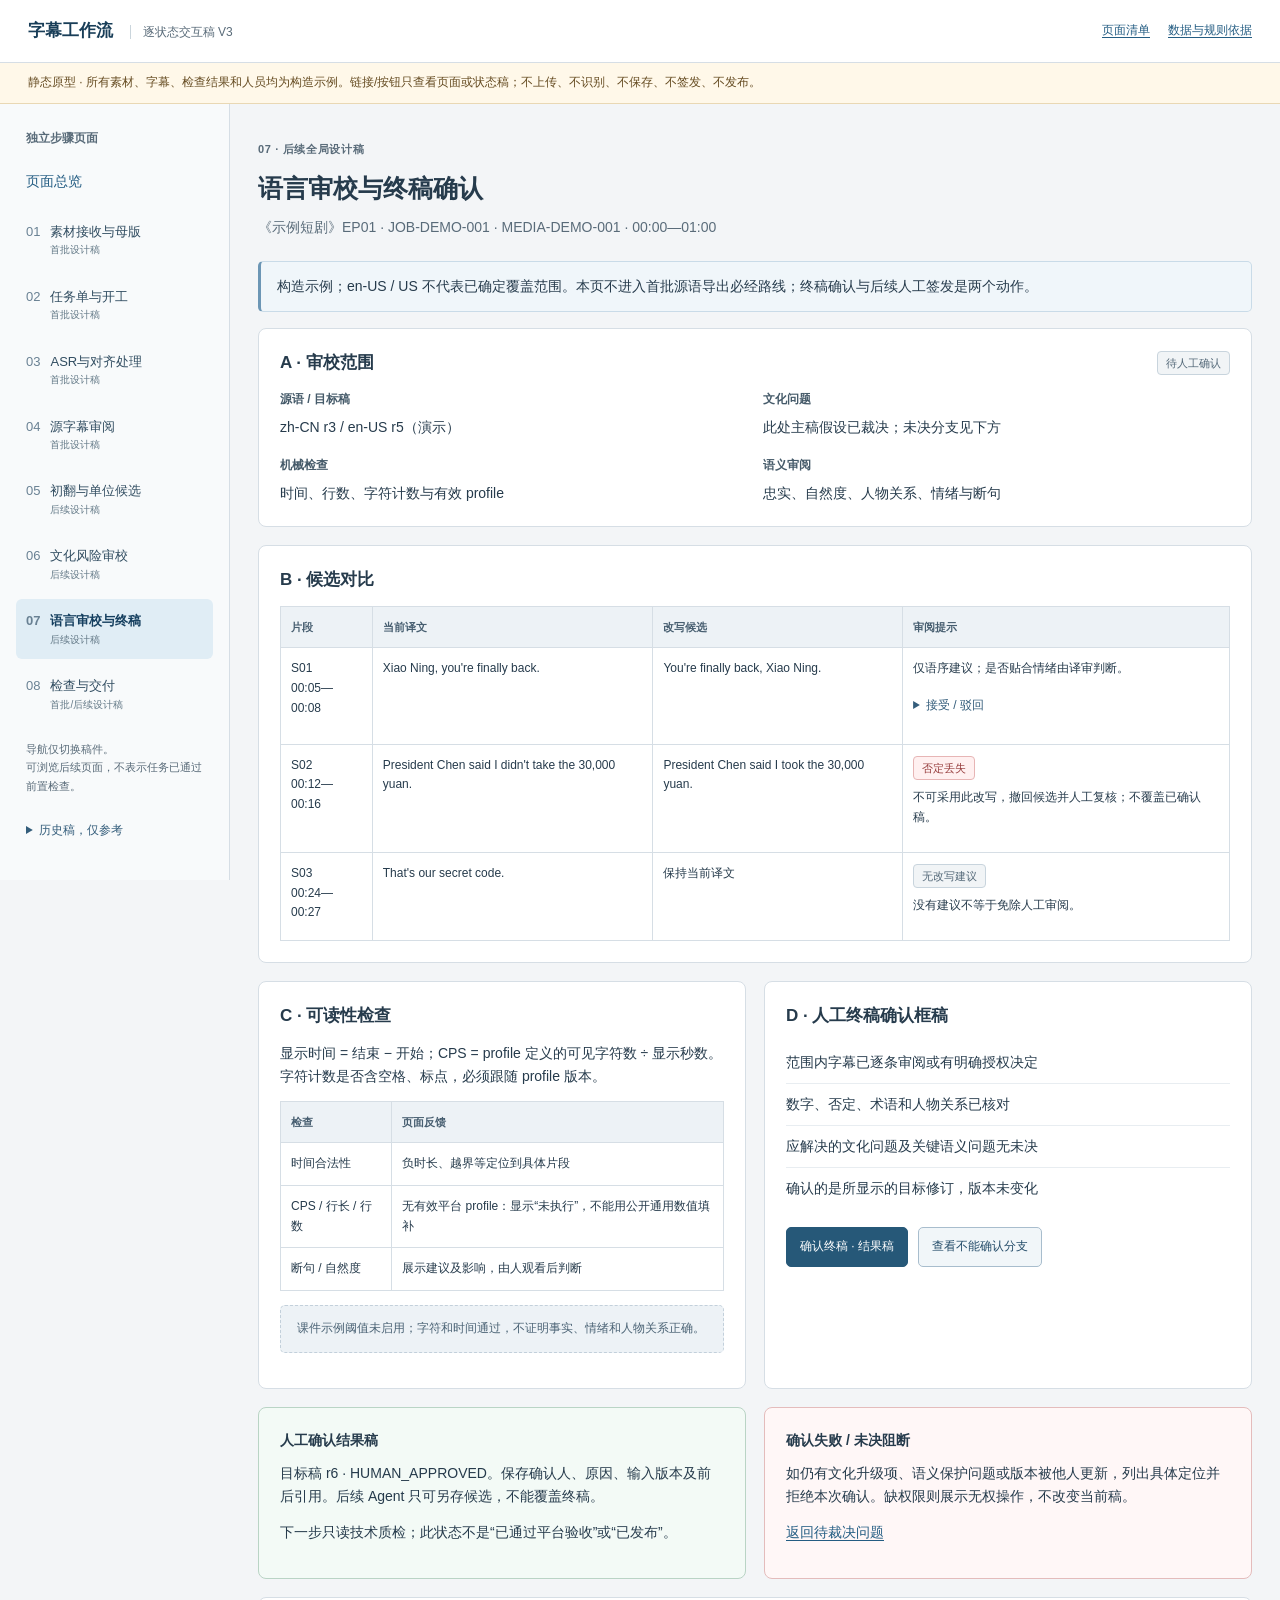
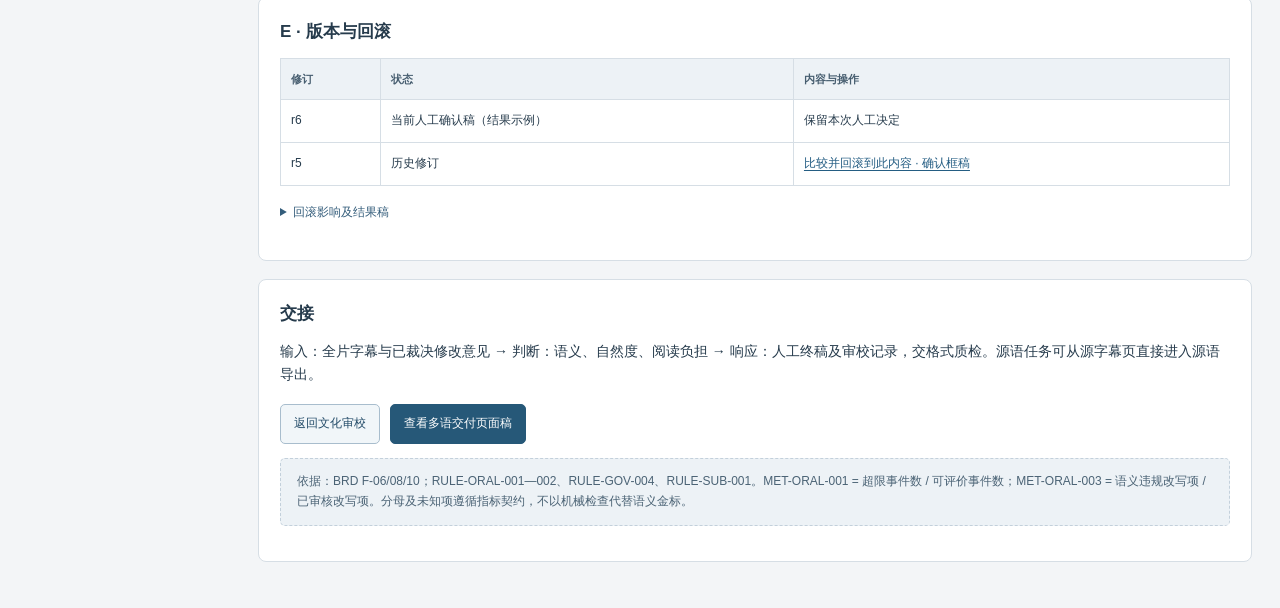
<file: docs/02-prototype/pages/07-final-review.html>
<!doctype html>
<html lang="zh-CN"><head><meta charset="utf-8"><meta name="viewport" content="width=device-width,initial-scale=1"><title>语言审校与终稿确认</title><link rel="stylesheet" href="wireframe.css"><script defer src="wireframe.js"></script></head>
<body data-step="7"><header id="siteHeader"></header><div class="app-layout"><aside id="stepNav"></aside><main>
<div class="page-head"><p class="eyebrow">07 · 后续全局设计稿</p><h1>语言审校与终稿确认</h1><p class="muted">《示例短剧》EP01 · JOB-DEMO-001 · MEDIA-DEMO-001 · 00:00—01:00</p></div>
<div class="callout">构造示例；en-US / US 不代表已确定覆盖范围。本页不进入首批源语导出必经路线；终稿确认与后续人工签发是两个动作。</div>
<section class="panel"><div class="panel-head"><h2>A · 审校范围</h2><span class="tag tag-neutral">待人工确认</span></div><div class="field-grid"><div class="field"><label>源语 / 目标稿</label><span>zh-CN r3 / en-US r5（演示）</span></div><div class="field"><label>文化问题</label><span>此处主稿假设已裁决；未决分支见下方</span></div><div class="field"><label>机械检查</label><span>时间、行数、字符计数与有效 profile</span></div><div class="field"><label>语义审阅</label><span>忠实、自然度、人物关系、情绪与断句</span></div></div></section>
<section class="panel"><h2>B · 候选对比</h2><div class="table-wrap"><table><thead><tr><th>片段</th><th>当前译文</th><th>改写候选</th><th>审阅提示</th></tr></thead><tbody><tr><td>S01<br>00:05—00:08</td><td>Xiao Ning, you're finally back.</td><td>You're finally back, Xiao Ning.</td><td>仅语序建议；是否贴合情绪由译审判断。<details><summary>接受 / 驳回</summary><p>接受生成新修订，保留原稿；驳回可填写“原稿更符合语气”。不因表达更短而自动接受。</p></details></td></tr><tr><td>S02<br>00:12—00:16</td><td>President Chen said I didn't take the 30,000 yuan.</td><td>President Chen said I took the 30,000 yuan.</td><td><span class="tag tag-danger">否定丢失</span><p>不可采用此改写，撤回候选并人工复核；不覆盖已确认稿。</p></td></tr><tr><td>S03<br>00:24—00:27</td><td>That's our secret code.</td><td>保持当前译文</td><td><span class="tag tag-neutral">无改写建议</span><p>没有建议不等于免除人工审阅。</p></td></tr></tbody></table></div></section>
<div class="grid-two"><section class="panel"><h2>C · 可读性检查</h2><p>显示时间 = 结束 − 开始；CPS = profile 定义的可见字符数 ÷ 显示秒数。字符计数是否含空格、标点，必须跟随 profile 版本。</p><div class="table-wrap"><table><thead><tr><th>检查</th><th>页面反馈</th></tr></thead><tbody><tr><td>时间合法性</td><td>负时长、越界等定位到具体片段</td></tr><tr><td>CPS / 行长 / 行数</td><td>无有效平台 profile：显示“未执行”，不能用公开通用数值填补</td></tr><tr><td>断句 / 自然度</td><td>展示建议及影响，由人观看后判断</td></tr></tbody></table></div><p class="annotation">课件示例阈值未启用；字符和时间通过，不证明事实、情绪和人物关系正确。</p></section><section class="panel"><h2>D · 人工终稿确认框稿</h2><ul class="check-list"><li>范围内字幕已逐条审阅或有明确授权决定</li><li>数字、否定、术语和人物关系已核对</li><li>应解决的文化问题及关键语义问题无未决</li><li>确认的是所显示的目标修订，版本未变化</li></ul><div class="form-actions"><a class="button primary" href="#confirmed">确认终稿 · 结果稿</a><a class="button secondary" href="#blocked">查看不能确认分支</a></div></section></div>
<div class="grid-two"><section class="state-card success" id="confirmed"><h3>人工确认结果稿</h3><p>目标稿 r6 · HUMAN_APPROVED。保存确认人、原因、输入版本及前后引用。后续 Agent 只可另存候选，不能覆盖终稿。</p><p>下一步只读技术质检；此状态不是“已通过平台验收”或“已发布”。</p></section><section class="state-card danger" id="blocked"><h3>确认失败 / 未决阻断</h3><p>如仍有文化升级项、语义保护问题或版本被他人更新，列出具体定位并拒绝本次确认。缺权限则展示无权操作，不改变当前稿。</p><a href="06-culture.html#escalated">返回待裁决问题</a></section></div>
<section class="panel"><h2>E · 版本与回滚</h2><div class="table-wrap"><table><thead><tr><th>修订</th><th>状态</th><th>内容与操作</th></tr></thead><tbody><tr><td>r6</td><td>当前人工确认稿（结果示例）</td><td>保留本次人工决定</td></tr><tr><td>r5</td><td>历史修订</td><td><a href="#rollback">比较并回滚到此内容 · 确认框稿</a></td></tr></tbody></table></div><details id="rollback"><summary>回滚影响及结果稿</summary><p>确认恢复 r5 的内容后另建 r7，保留 r6 和原决定。r7 待重新确认；受影响的旧技术检查与签发失效，下游按新修订重验。回滚不删除历史，也不自动恢复旧签名。</p></details></section>
<section class="panel"><h2>交接</h2><p>输入：全片字幕与已裁决修改意见 → 判断：语义、自然度、阅读负担 → 响应：人工终稿及审校记录，交格式质检。源语任务可从源字幕页直接进入源语导出。</p><div class="form-actions"><a class="button secondary" href="06-culture.html">返回文化审校</a><a class="button primary" href="08-delivery.html#target-delivery">查看多语交付页面稿</a></div><p class="annotation">依据：BRD F-06/08/10；RULE-ORAL-001—002、RULE-GOV-004、RULE-SUB-001。MET-ORAL-001 = 超限事件数 / 可评价事件数；MET-ORAL-003 = 语义违规改写项 / 已审核改写项。分母及未知项遵循指标契约，不以机械检查代替语义金标。</p></section>
</main></div></body></html>
</file>
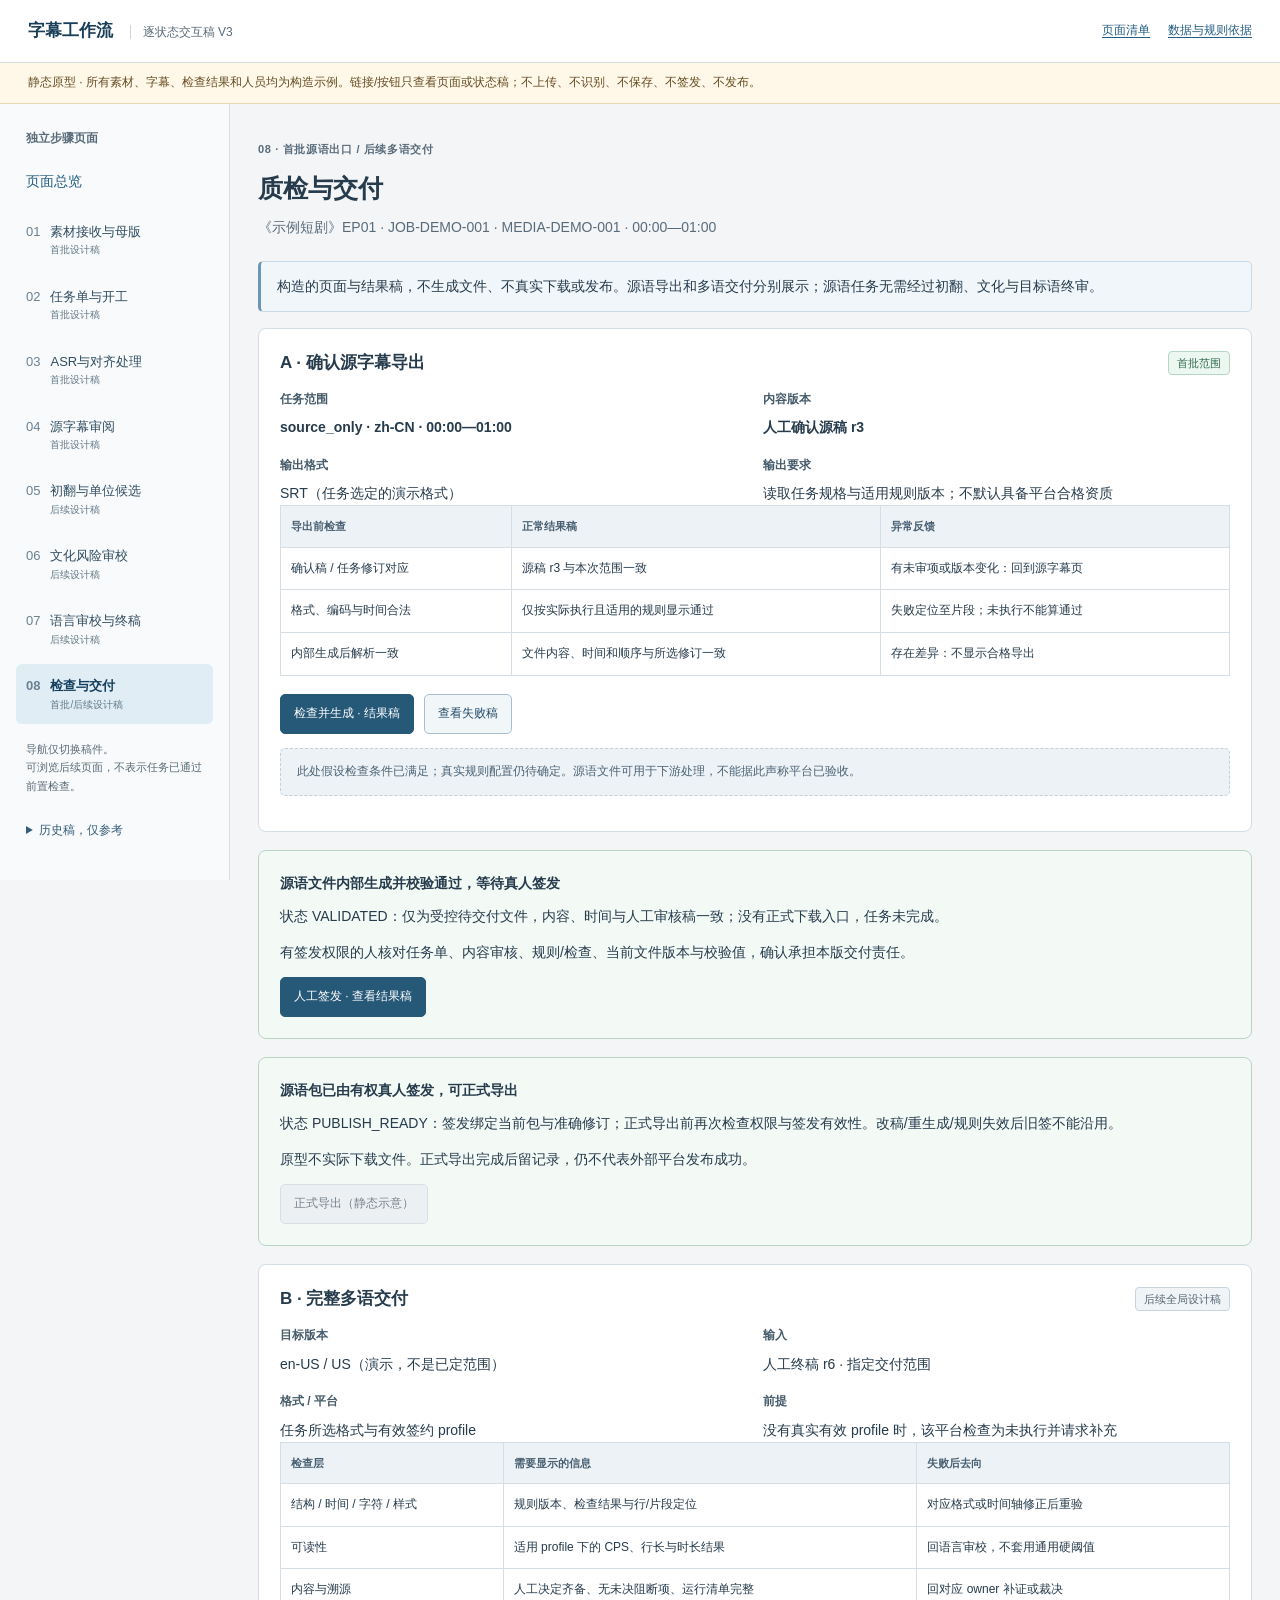
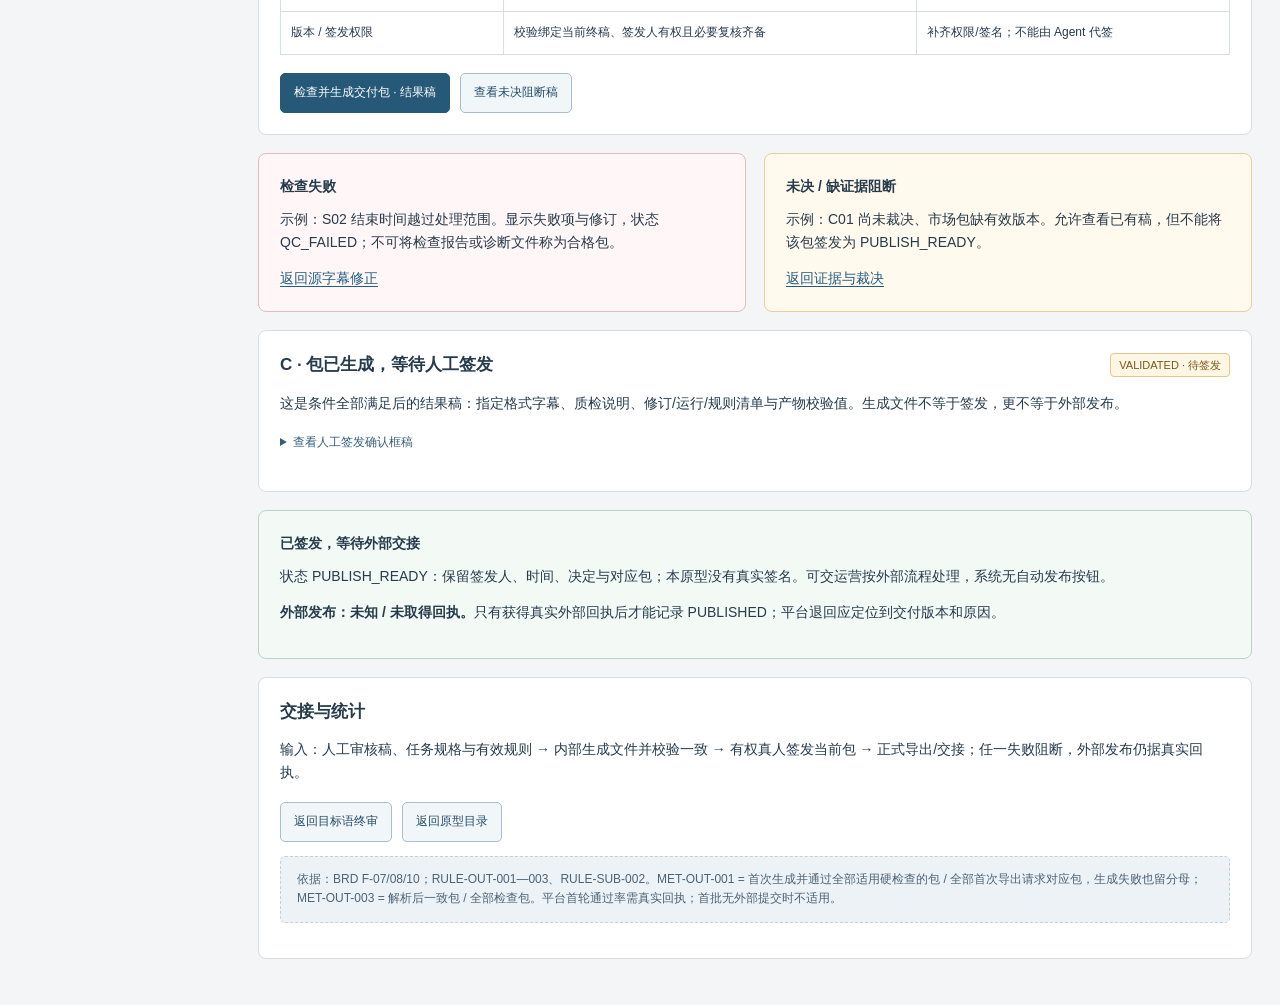
<file: docs/02-prototype/pages/08-delivery.html>
<!doctype html>
<html lang="zh-CN"><head><meta charset="utf-8"><meta name="viewport" content="width=device-width,initial-scale=1"><title>质检与交付</title><link rel="stylesheet" href="wireframe.css"><script defer src="wireframe.js"></script></head>
<body data-step="8"><header id="siteHeader"></header><div class="app-layout"><aside id="stepNav"></aside><main>
<div class="page-head"><p class="eyebrow">08 · 首批源语出口 / 后续多语交付</p><h1>质检与交付</h1><p class="muted">《示例短剧》EP01 · JOB-DEMO-001 · MEDIA-DEMO-001 · 00:00—01:00</p></div>
<div class="callout">构造的页面与结果稿，不生成文件、不真实下载或发布。源语导出和多语交付分别展示；源语任务无需经过初翻、文化与目标语终审。</div>
<section class="panel" id="source-export"><div class="panel-head"><h2>A · 确认源字幕导出</h2><span class="tag tag-ok">首批范围</span></div><div class="field-grid"><div class="field"><label>任务范围</label><strong>source_only · zh-CN · 00:00—01:00</strong></div><div class="field"><label>内容版本</label><strong>人工确认源稿 r3</strong></div><div class="field"><label>输出格式</label><span>SRT（任务选定的演示格式）</span></div><div class="field"><label>输出要求</label><span>读取任务规格与适用规则版本；不默认具备平台合格资质</span></div></div><div class="table-wrap"><table><thead><tr><th>导出前检查</th><th>正常结果稿</th><th>异常反馈</th></tr></thead><tbody><tr><td>确认稿 / 任务修订对应</td><td>源稿 r3 与本次范围一致</td><td>有未审项或版本变化：回到源字幕页</td></tr><tr><td>格式、编码与时间合法</td><td>仅按实际执行且适用的规则显示通过</td><td>失败定位至片段；未执行不能算通过</td></tr><tr><td>内部生成后解析一致</td><td>文件内容、时间和顺序与所选修订一致</td><td>存在差异：不显示合格导出</td></tr></tbody></table></div><div class="form-actions"><a class="button primary" href="#source-generated">检查并生成 · 结果稿</a><a class="button secondary" href="#qc-failed">查看失败稿</a></div><p class="annotation">此处假设检查条件已满足；真实规则配置仍待确定。源语文件可用于下游处理，不能据此声称平台已验收。</p></section>
<section class="state-card success" id="source-generated"><h3>源语文件内部生成并校验通过，等待真人签发</h3><p>状态 VALIDATED：仅为受控待交付文件，内容、时间与人工审核稿一致；没有正式下载入口，任务未完成。</p><p>有签发权限的人核对任务单、内容审核、规则/检查、当前文件版本与校验值，确认承担本版交付责任。</p><a class="button primary" href="#source-signed">人工签发 · 查看结果稿</a></section><section class="state-card success" id="source-signed"><h3>源语包已由有权真人签发，可正式导出</h3><p>状态 PUBLISH_READY：签发绑定当前包与准确修订；正式导出前再次检查权限与签发有效性。改稿/重生成/规则失效后旧签不能沿用。</p><p>原型不实际下载文件。正式导出完成后留记录，仍不代表外部平台发布成功。</p><span class="button secondary" aria-disabled="true">正式导出（静态示意）</span></section>
<section class="panel" id="target-delivery"><div class="panel-head"><h2>B · 完整多语交付</h2><span class="tag tag-neutral">后续全局设计稿</span></div><div class="field-grid"><div class="field"><label>目标版本</label><span>en-US / US（演示，不是已定范围）</span></div><div class="field"><label>输入</label><span>人工终稿 r6 · 指定交付范围</span></div><div class="field"><label>格式 / 平台</label><span>任务所选格式与有效签约 profile</span></div><div class="field"><label>前提</label><span>没有真实有效 profile 时，该平台检查为未执行并请求补充</span></div></div><div class="table-wrap"><table><thead><tr><th>检查层</th><th>需要显示的信息</th><th>失败后去向</th></tr></thead><tbody><tr><td>结构 / 时间 / 字符 / 样式</td><td>规则版本、检查结果与行/片段定位</td><td>对应格式或时间轴修正后重验</td></tr><tr><td>可读性</td><td>适用 profile 下的 CPS、行长与时长结果</td><td>回语言审校，不套用通用硬阈值</td></tr><tr><td>内容与溯源</td><td>人工决定齐备、无未决阻断项、运行清单完整</td><td>回对应 owner 补证或裁决</td></tr><tr><td>版本 / 签发权限</td><td>校验绑定当前终稿、签发人有权且必要复核齐备</td><td>补齐权限/签名；不能由 Agent 代签</td></tr></tbody></table></div><div class="form-actions"><a class="button primary" href="#validated">检查并生成交付包 · 结果稿</a><a class="button secondary" href="#unresolved">查看未决阻断稿</a></div></section>
<div class="grid-two"><section class="state-card danger" id="qc-failed"><h3>检查失败</h3><p>示例：S02 结束时间越过处理范围。显示失败项与修订，状态 QC_FAILED；不可将检查报告或诊断文件称为合格包。</p><a href="04-source-review.html">返回源字幕修正</a></section><section class="state-card warning" id="unresolved"><h3>未决 / 缺证据阻断</h3><p>示例：C01 尚未裁决、市场包缺有效版本。允许查看已有稿，但不能将该包签发为 PUBLISH_READY。</p><a href="06-culture.html#evidence">返回证据与裁决</a></section></div>
<section class="panel" id="validated"><div class="panel-head"><h2>C · 包已生成，等待人工签发</h2><span class="tag tag-warn">VALIDATED · 待签发</span></div><p>这是条件全部满足后的结果稿：指定格式字幕、质检说明、修订/运行/规则清单与产物校验值。生成文件不等于签发，更不等于外部发布。</p><details><summary>查看人工签发确认框稿</summary><p>确认当前包校验值、终稿修订、任务范围、适用规范版本及必要审核均对应；仅有签发权限的人员可确认。签发前若内容改变，旧校验失效，重新检查。</p><p>同一人具有最终审稿与签发权限时，可在本页集中确认：先保存内容确认并完成对应检查和文件生成，再确认交付包放行。两项决定分别绑定实际修订与包；缺任一权限显示授权入口，同页操作不免检查。具体人员权限等级后补。</p><a class="button primary" href="#signed">人工签发 · 结果稿</a></details></section>
<section class="state-card success" id="signed"><h3>已签发，等待外部交接</h3><p>状态 PUBLISH_READY：保留签发人、时间、决定与对应包；本原型没有真实签名。可交运营按外部流程处理，系统无自动发布按钮。</p><p><strong>外部发布：未知 / 未取得回执。</strong>只有获得真实外部回执后才能记录 PUBLISHED；平台退回应定位到交付版本和原因。</p></section>
<section class="panel"><h2>交接与统计</h2><p>输入：人工审核稿、任务规格与有效规则 → 内部生成文件并校验一致 → 有权真人签发当前包 → 正式导出/交接；任一失败阻断，外部发布仍据真实回执。</p><div class="form-actions"><a class="button secondary" href="07-final-review.html">返回目标语终审</a><a class="button secondary" href="index.html">返回原型目录</a></div><p class="annotation">依据：BRD F-07/08/10；RULE-OUT-001—003、RULE-SUB-002。MET-OUT-001 = 首次生成并通过全部适用硬检查的包 / 全部首次导出请求对应包，生成失败也留分母；MET-OUT-003 = 解析后一致包 / 全部检查包。平台首轮通过率需真实回执；首批无外部提交时不适用。</p></section>
</main></div></body></html>
</file>
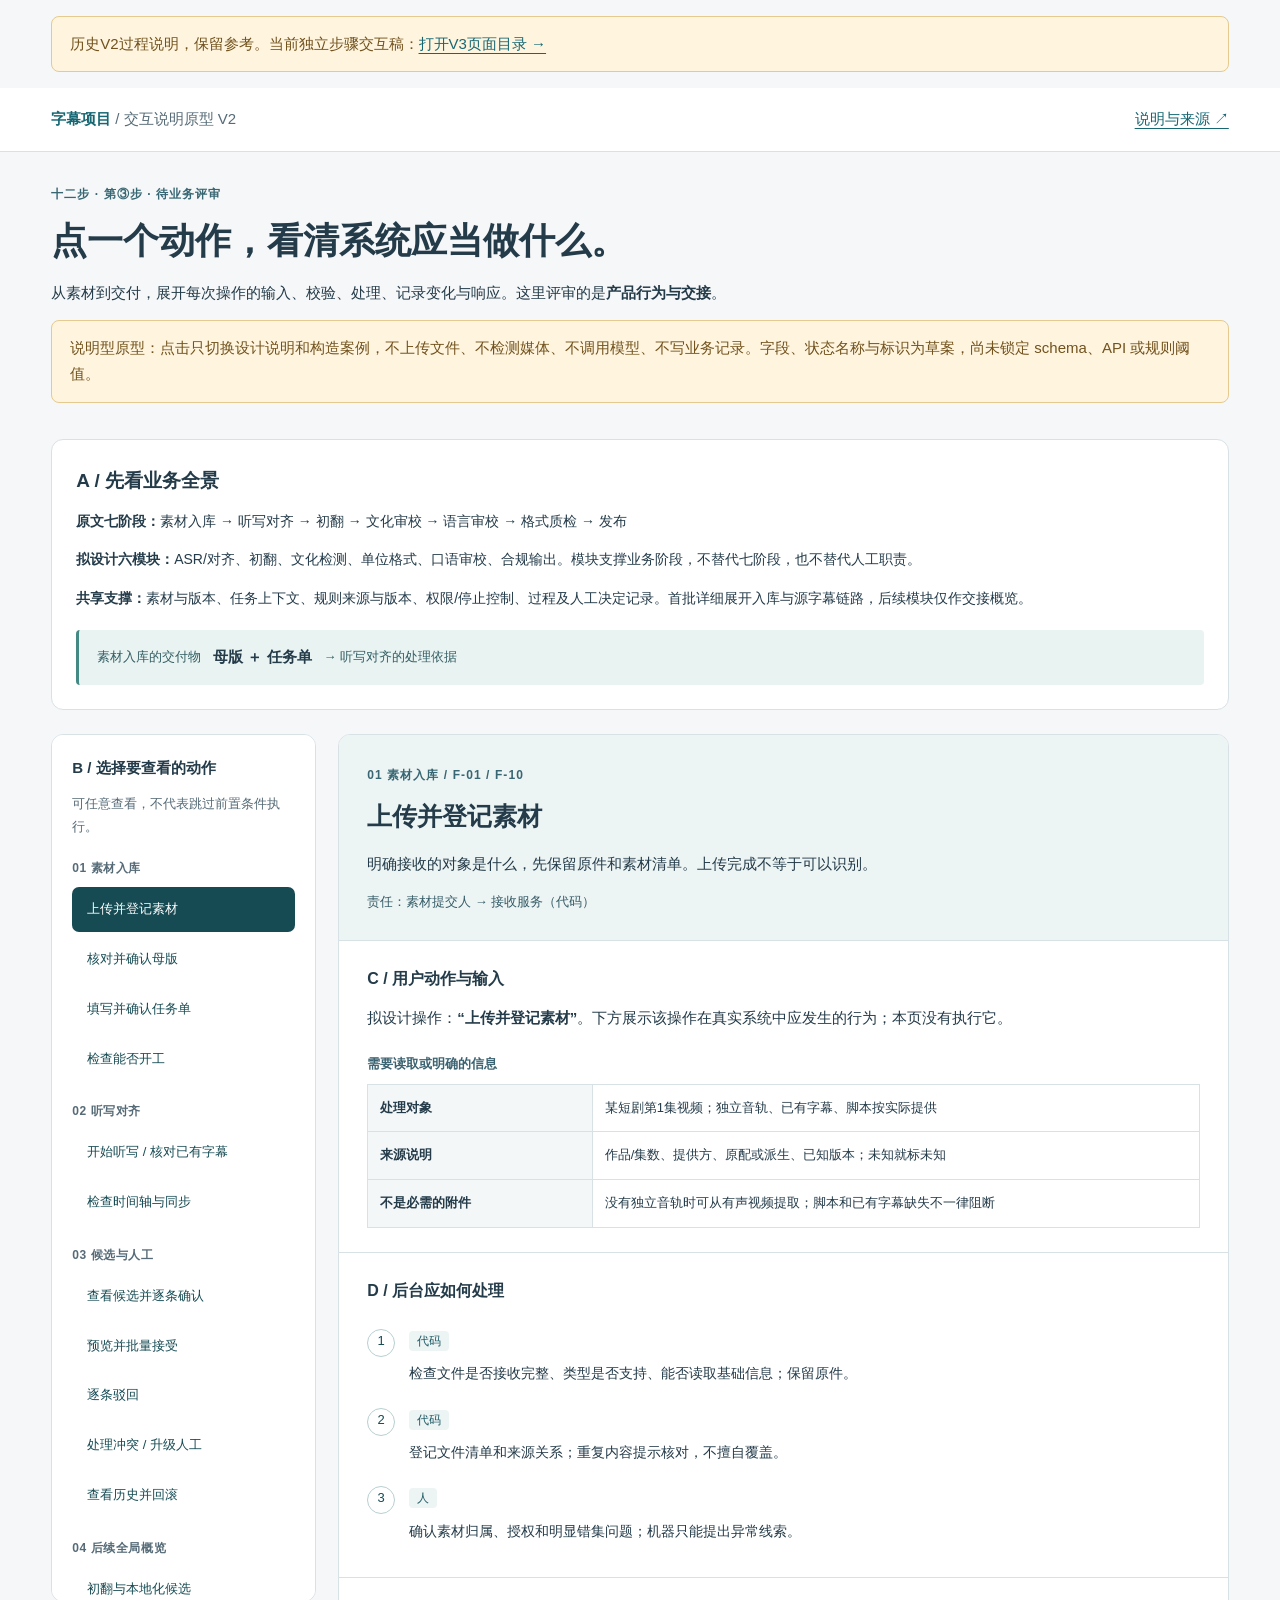
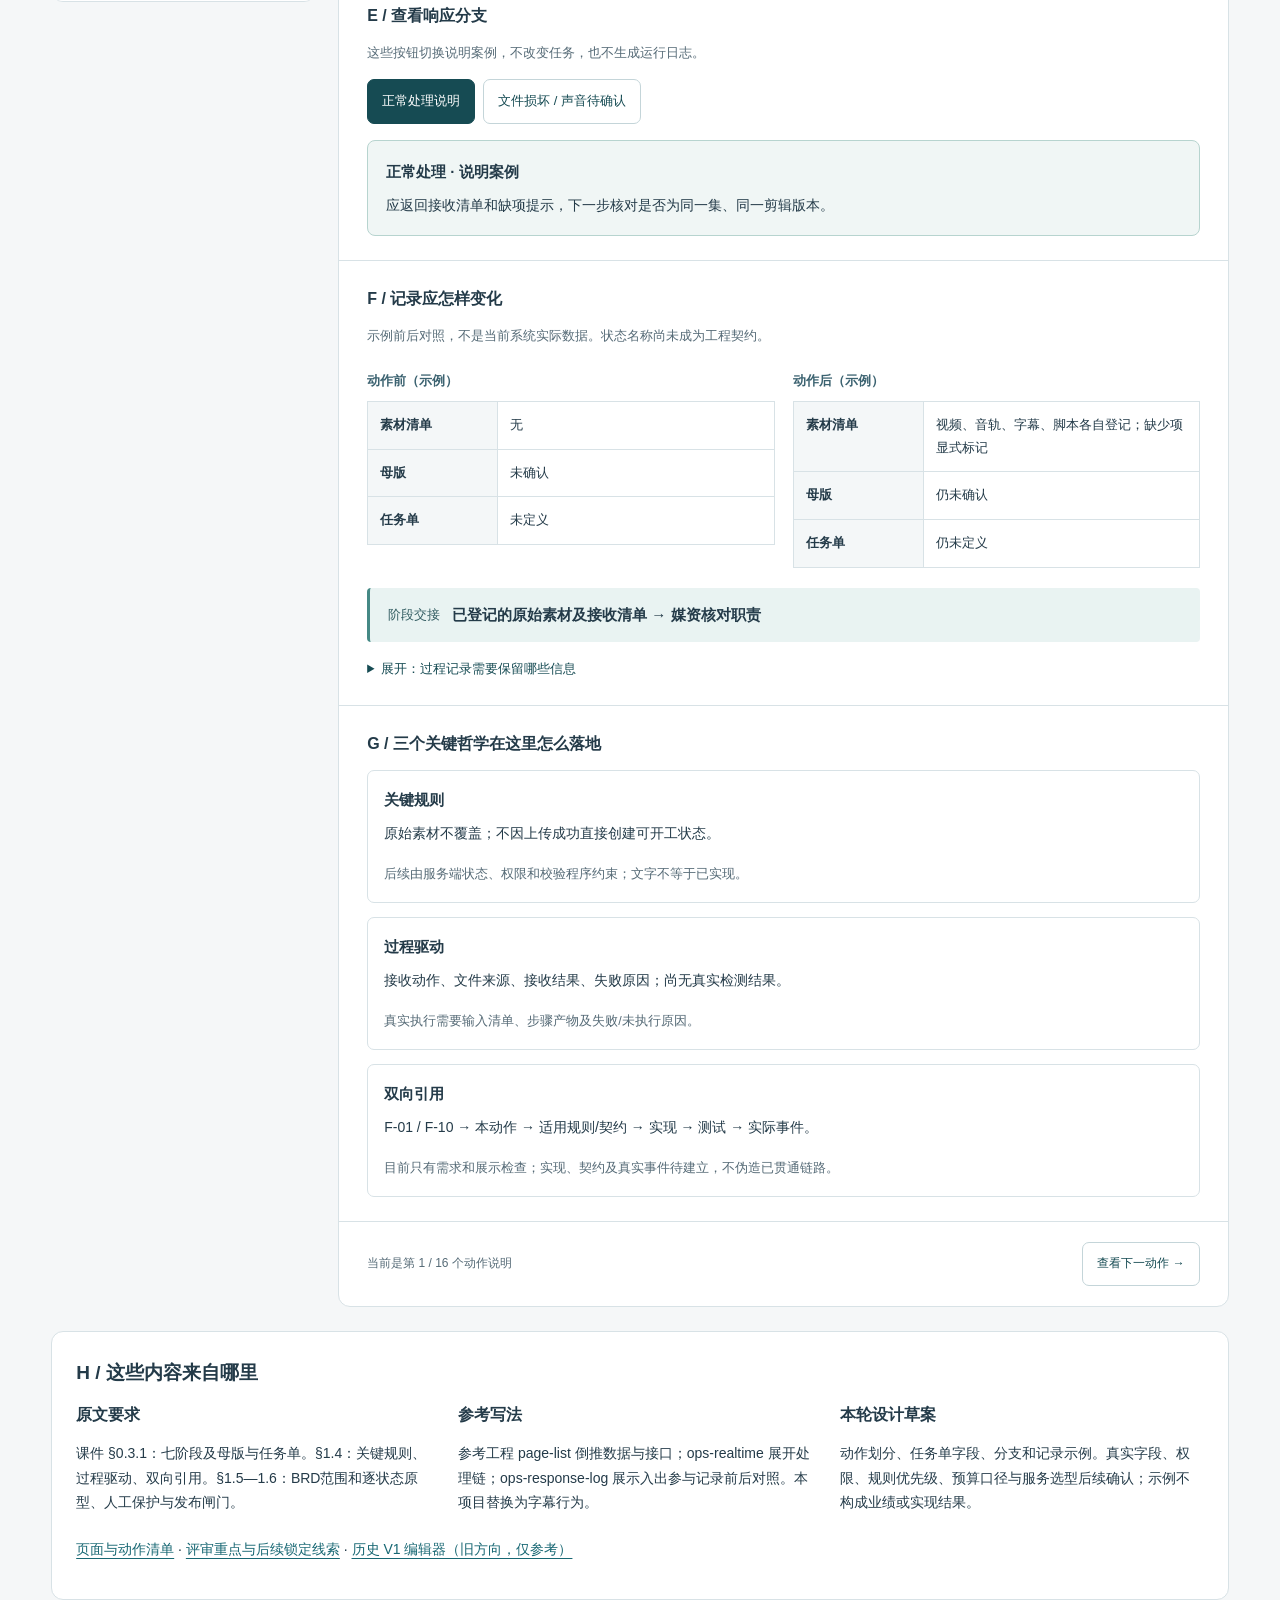
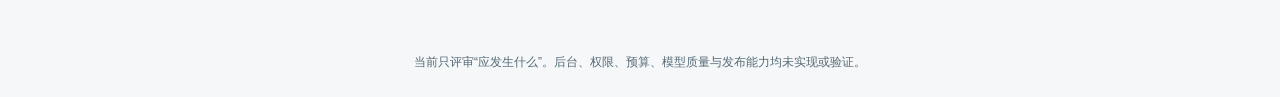
<file: docs/02-prototype/pages/blueprint.html>
<!doctype html>
<html lang="zh-CN">
<head><meta charset="utf-8"><meta name="viewport" content="width=device-width,initial-scale=1"><title>字幕链路 · 动作与系统行为说明</title><link rel="stylesheet" href="blueprint.css"></head>
<body>
<div class="notice" style="margin:16px 4%">历史V2过程说明，保留参考。当前独立步骤交互稿：<a href="index.html">打开V3页面目录 →</a></div>
<header><a class="brand" href="blueprint.html">字幕项目 <span>/ 交互说明原型 V2</span></a><a href="../README.md">说明与来源 ↗</a></header>
<div class="intro">
  <span class="eyebrow">十二步 · 第③步 · 待业务评审</span>
  <h1>点一个动作，看清系统应当做什么。</h1>
  <p>从素材到交付，展开每次操作的输入、校验、处理、记录变化与响应。这里评审的是<strong>产品行为与交接</strong>。</p>
  <div class="notice">说明型原型：点击只切换设计说明和构造案例，不上传文件、不检测媒体、不调用模型、不写业务记录。字段、状态名称与标识为草案，尚未锁定 schema、API 或规则阈值。</div>
</div>
<main>
  <section class="overview" aria-label="全局框架">
    <h2>A / 先看业务全景</h2>
    <p><strong>原文七阶段：</strong>素材入库 → 听写对齐 → 初翻 → 文化审校 → 语言审校 → 格式质检 → 发布</p>
    <p><strong>拟设计六模块：</strong>ASR/对齐、初翻、文化检测、单位格式、口语审校、合规输出。模块支撑业务阶段，不替代七阶段，也不替代人工职责。</p>
    <p><strong>共享支撑：</strong>素材与版本、任务上下文、规则来源与版本、权限/停止控制、过程及人工决定记录。首批详细展开入库与源字幕链路，后续模块仅作交接概览。</p>
    <div class="handoff"><span>素材入库的交付物</span><strong>母版 ＋ 任务单</strong><span>→ 听写对齐的处理依据</span></div>
  </section>
  <div class="layout">
    <aside><h2>B / 选择要查看的动作</h2><p class="muted">可任意查看，不代表跳过前置条件执行。</p><nav id="actionNav" aria-label="动作目录"></nav></aside>
    <article id="detail" aria-live="polite"></article>
  </div>
  <section class="overview source">
    <h2>H / 这些内容来自哪里</h2>
    <div class="columns">
      <div><h3>原文要求</h3><p>课件 §0.3.1：七阶段及母版与任务单。§1.4：关键规则、过程驱动、双向引用。§1.5—1.6：BRD范围和逐状态原型、人工保护与发布闸门。</p></div>
      <div><h3>参考写法</h3><p>参考工程 page-list 倒推数据与接口；ops-realtime 展开处理链；ops-response-log 展示入出参与记录前后对照。本项目替换为字幕行为。</p></div>
      <div><h3>本轮设计草案</h3><p>动作划分、任务单字段、分支和记录示例。真实字段、权限、规则优先级、预算口径与服务选型后续确认；示例不构成业绩或实现结果。</p></div>
    </div>
    <p><a href="../page-list.md">页面与动作清单</a> · <a href="../action-map.md">评审重点与后续锁定线索</a> · <a href="legacy-index.html">历史 V1 编辑器（旧方向，仅参考）</a></p>
  </section>
</main>
<footer>当前只评审“应发生什么”。后台、权限、预算、模型质量与发布能力均未实现或验证。</footer>
<script src="blueprint-data.js"></script><script src="blueprint.js"></script>
</body></html>
</file>
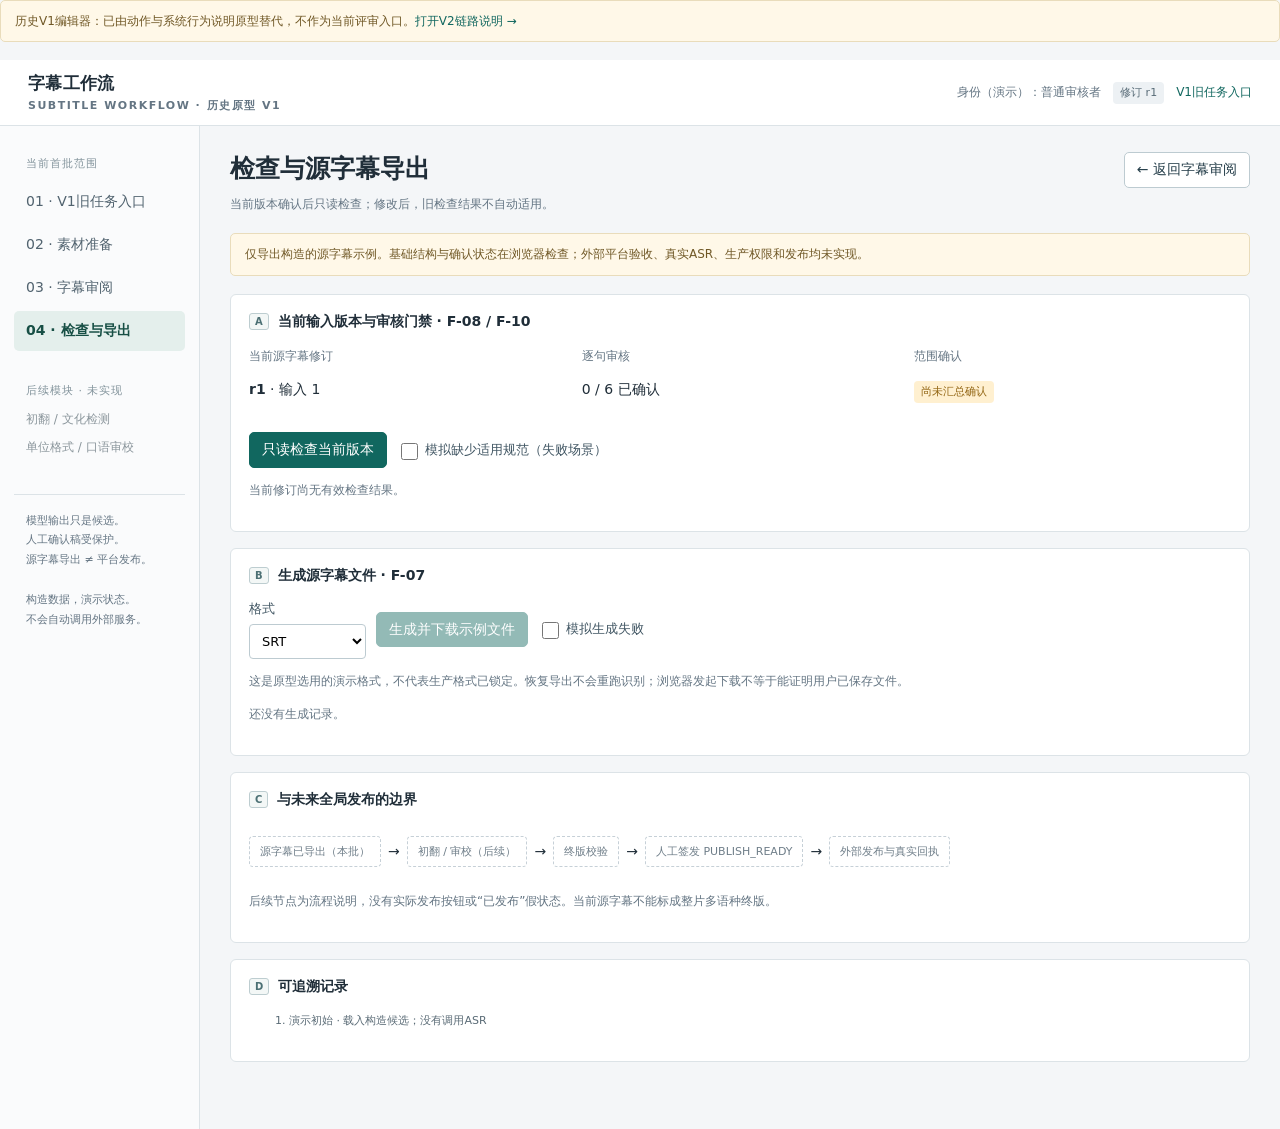
<file: docs/02-prototype/pages/delivery.html>
<!doctype html>
<html lang="zh-CN"><head><meta charset="utf-8"><meta name="viewport" content="width=device-width, initial-scale=1"><title>检查与导出 · 字幕原型</title><link rel="stylesheet" href="proto.css"></head>
<body data-page="delivery"><div id="chrome"></div><div class="shell"><aside id="sidebar"></aside><main>
<div class="page-head"><div><h1>检查与源字幕导出</h1><p class="sub">当前版本确认后只读检查；修改后，旧检查结果不自动适用。</p></div><a href="workbench.html" class="button">← 返回字幕审阅</a></div>
<div class="banner">仅导出构造的源字幕示例。基础结构与确认状态在浏览器检查；外部平台验收、真实ASR、生产权限和发布均未实现。</div>
<section class="block"><h2 class="block-title"><span class="block-code">A</span>当前输入版本与审核门禁 · F-08 / F-10</h2><div id="deliverySummary"></div><div class="row" style="margin-top:15px"><button type="button" id="validate" class="primary">只读检查当前版本</button><label><input type="checkbox" id="qcFault"> 模拟缺少适用规范（失败场景）</label></div><div id="validation" role="status" aria-live="polite"></div></section>
<section class="block"><h2 class="block-title"><span class="block-code">B</span>生成源字幕文件 · F-07</h2><div class="row"><label>格式<select id="format"><option value="srt">SRT</option><option value="vtt">WebVTT</option></select></label><button type="button" id="exportFile" class="primary">生成并下载示例文件</button><label><input type="checkbox" id="exportFault"> 模拟生成失败</label></div><div id="exportResult" role="status" aria-live="polite"></div><p class="hint">这是原型选用的演示格式，不代表生产格式已锁定。恢复导出不会重跑识别；浏览器发起下载不等于能证明用户已保存文件。</p><div id="exportHistory"></div></section>
<section class="block"><h2 class="block-title"><span class="block-code">C</span>与未来全局发布的边界</h2><div class="global-states"><span>源字幕已导出（本批）</span>→<span>初翻 / 审校（后续）</span>→<span>终版校验</span>→<span>人工签发 PUBLISH_READY</span>→<span>外部发布与真实回执</span></div><p class="hint">后续节点为流程说明，没有实际发布按钮或“已发布”假状态。当前源字幕不能标成整片多语种终版。</p></section>
<section class="block"><h2 class="block-title"><span class="block-code">D</span>可追溯记录</h2><ol id="deliveryLogs" class="logs"></ol></section>
</main></div><div id="dialogHost"></div><script src="state.js"></script><script src="proto.js"></script></body></html>
</file>
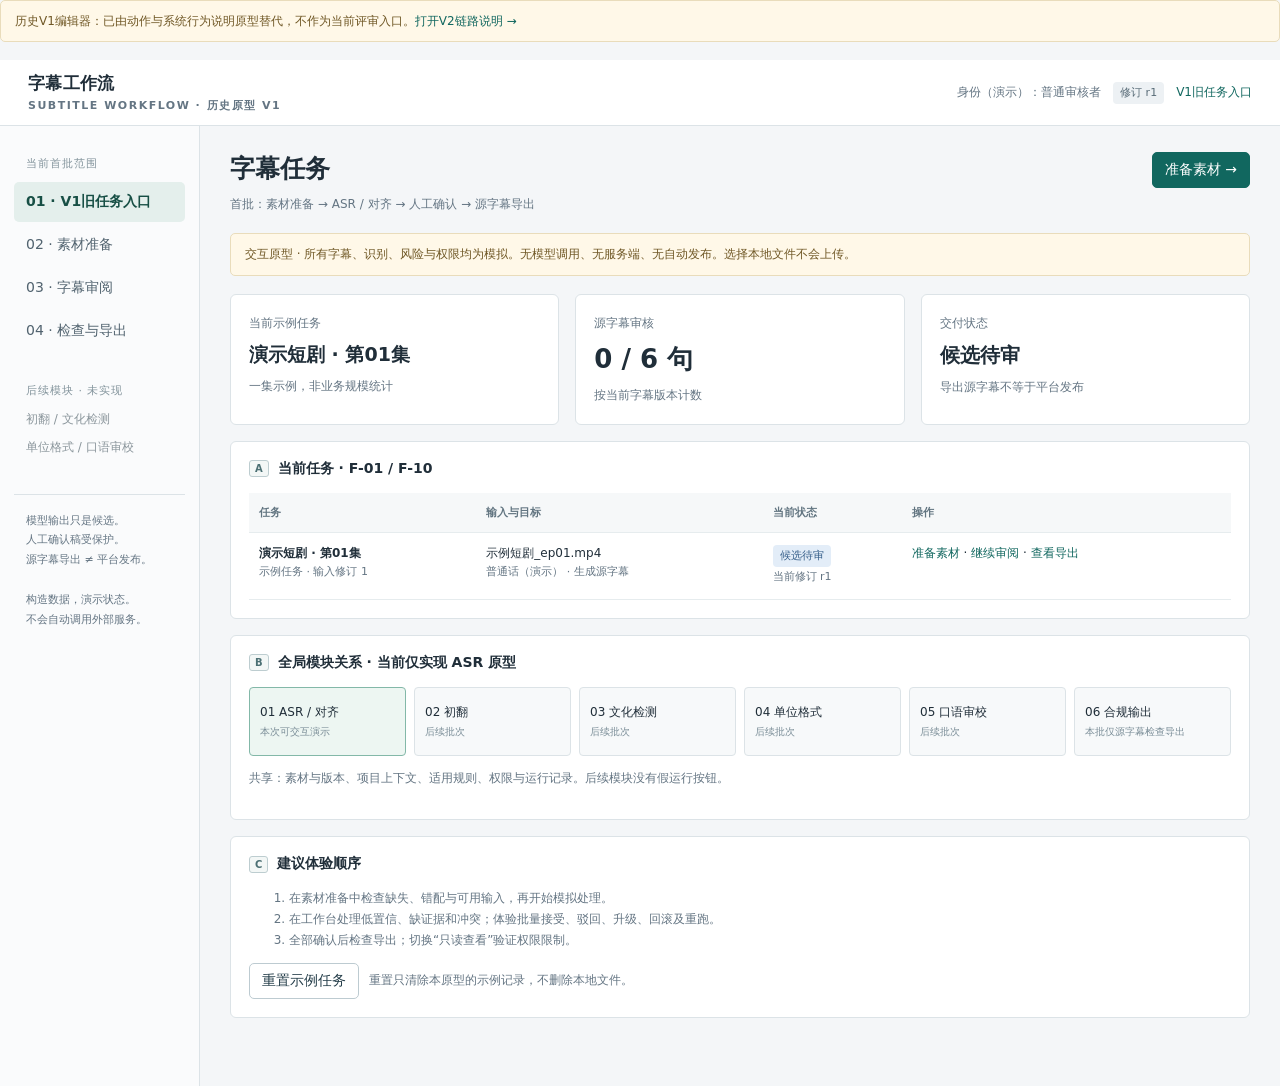
<file: docs/02-prototype/pages/legacy-index.html>
<!doctype html>
<html lang="zh-CN"><head><meta charset="utf-8"><meta name="viewport" content="width=device-width, initial-scale=1"><title>任务入口 · 字幕原型</title><link rel="stylesheet" href="proto.css"></head>
<body data-page="index"><div id="chrome"></div><div class="shell"><aside id="sidebar"></aside><main>
<div class="page-head"><div><h1>字幕任务</h1><p class="sub">首批：素材准备 → ASR / 对齐 → 人工确认 → 源字幕导出</p></div><a class="button primary" href="prepare.html">准备素材 →</a></div>
<div class="banner">交互原型 · 所有字幕、识别、风险与权限均为模拟。无模型调用、无服务端、无自动发布。选择本地文件不会上传。</div>
<section class="grid3" aria-label="当前任务概览"><div class="block"><span class="hint">当前示例任务</span><div class="kpi" id="taskName">—</div><span class="hint">一集示例，非业务规模统计</span></div><div class="block"><span class="hint">源字幕审核</span><div class="kpi" id="reviewCount">—</div><span class="hint">按当前字幕版本计数</span></div><div class="block"><span class="hint">交付状态</span><div class="kpi" id="taskStatus">—</div><span class="hint">导出源字幕不等于平台发布</span></div></section>
<section class="block"><h2 class="block-title"><span class="block-code">A</span>当前任务 · F-01 / F-10</h2><div class="table-wrap"><table><thead><tr><th>任务</th><th>输入与目标</th><th>当前状态</th><th>操作</th></tr></thead><tbody id="taskRows"></tbody></table></div></section>
<section class="block"><h2 class="block-title"><span class="block-code">B</span>全局模块关系 · 当前仅实现 ASR 原型</h2><div class="overview"><div class="module">01 ASR / 对齐<small>本次可交互演示</small></div><div class="module">02 初翻<small>后续批次</small></div><div class="module">03 文化检测<small>后续批次</small></div><div class="module">04 单位格式<small>后续批次</small></div><div class="module">05 口语审校<small>后续批次</small></div><div class="module">06 合规输出<small>本批仅源字幕检查导出</small></div></div><p class="hint">共享：素材与版本、项目上下文、适用规则、权限与运行记录。后续模块没有假运行按钮。</p></section>
<section class="block"><h2 class="block-title"><span class="block-code">C</span>建议体验顺序</h2><ol class="hint"><li>在素材准备中检查缺失、错配与可用输入，再开始模拟处理。</li><li>在工作台处理低置信、缺证据和冲突；体验批量接受、驳回、升级、回滚及重跑。</li><li>全部确认后检查导出；切换“只读查看”验证权限限制。</li></ol><div class="row"><button type="button" id="resetDemo">重置示例任务</button><span class="hint">重置只清除本原型的示例记录，不删除本地文件。</span></div></section>
</main></div><div id="dialogHost"></div><script src="state.js"></script><script src="proto.js"></script></body></html>
</file>
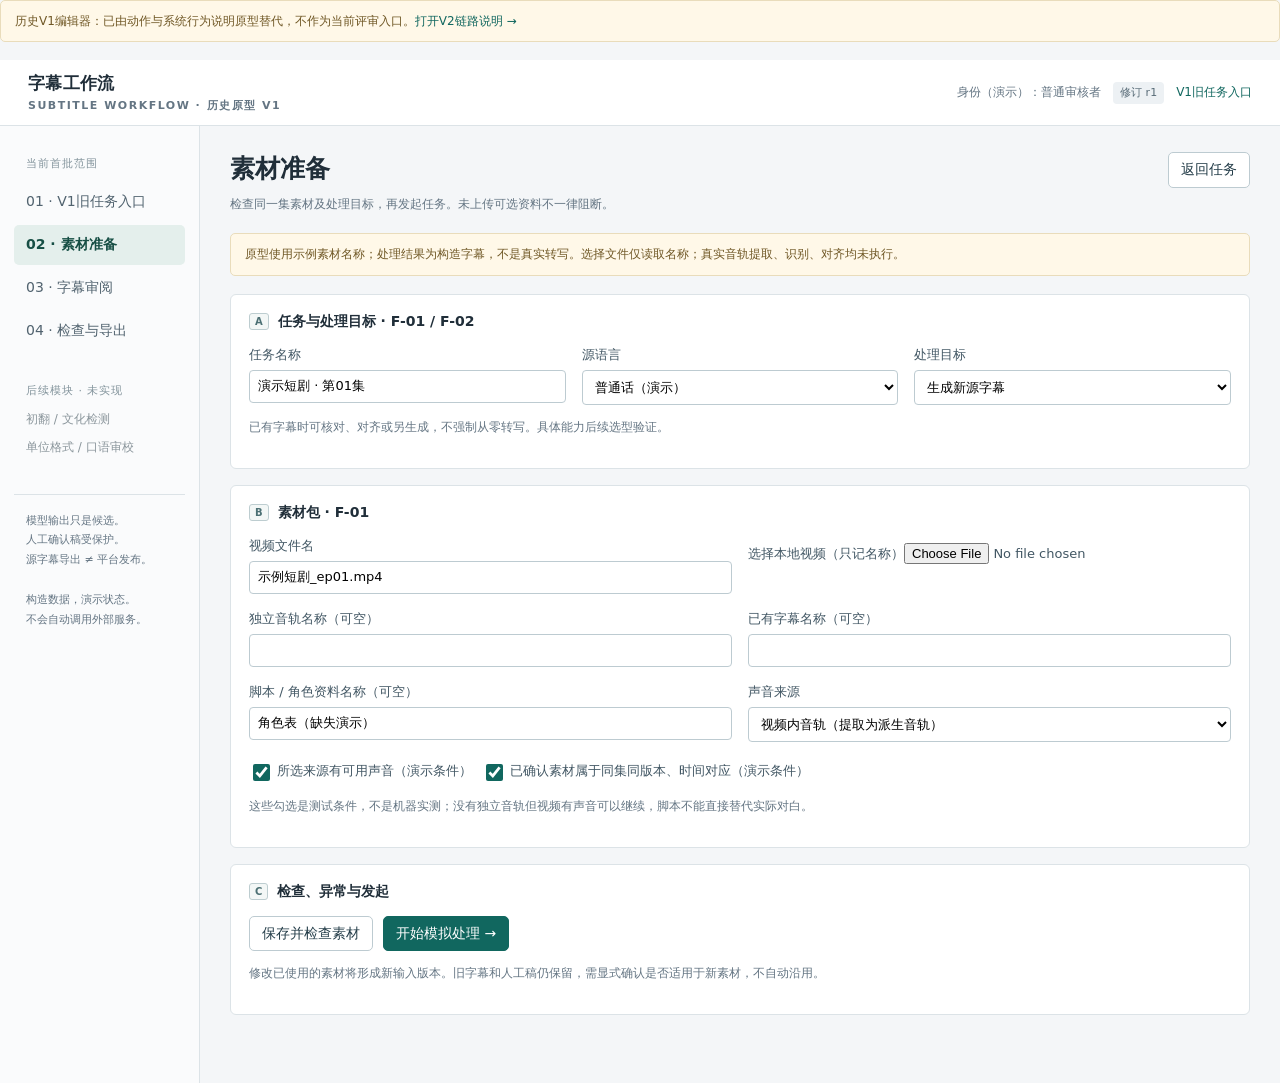
<file: docs/02-prototype/pages/prepare.html>
<!doctype html>
<html lang="zh-CN"><head><meta charset="utf-8"><meta name="viewport" content="width=device-width, initial-scale=1"><title>素材准备 · 字幕原型</title><link rel="stylesheet" href="proto.css"></head>
<body data-page="prepare"><div id="chrome"></div><div class="shell"><aside id="sidebar"></aside><main>
<div class="page-head"><div><h1>素材准备</h1><p class="sub">检查同一集素材及处理目标，再发起任务。未上传可选资料不一律阻断。</p></div><a class="button" href="index.html">返回任务</a></div>
<div class="banner">原型使用示例素材名称；处理结果为构造字幕，不是真实转写。选择文件仅读取名称；真实音轨提取、识别、对齐均未执行。</div>
<form id="materialForm"><section class="block"><h2 class="block-title"><span class="block-code">A</span>任务与处理目标 · F-01 / F-02</h2><div class="grid3"><label>任务名称<input id="name" maxlength="70" required></label><label>源语言<select id="language"><option>普通话（演示）</option></select></label><label>处理目标<select id="mode"><option value="generate">生成新源字幕</option><option value="align">对齐已有字幕</option><option value="check">核对已有字幕</option><option value="compare">保留原稿，另识别比较</option></select></label></div><p class="hint">已有字幕时可核对、对齐或另生成，不强制从零转写。具体能力后续选型验证。</p></section>
<section class="block"><h2 class="block-title"><span class="block-code">B</span>素材包 · F-01</h2><div class="grid2"><label>视频文件名<input id="videoName" required maxlength="120"></label><label>选择本地视频（只记名称）<input type="file" id="videoFile" accept="video/*"></label><label>独立音轨名称（可空）<input id="audioName" maxlength="120"></label><label>已有字幕名称（可空）<input id="subtitleName" maxlength="120"></label><label>脚本 / 角色资料名称（可空）<input id="scriptName" maxlength="120"></label><label>声音来源<select id="audioSource"><option value="embedded">视频内音轨（提取为派生音轨）</option><option value="external">独立音轨</option></select></label></div><div class="row" style="margin-top:16px"><label><input type="checkbox" id="hasSound"> 所选来源有可用声音（演示条件）</label><label><input type="checkbox" id="matching"> 已确认素材属于同集同版本、时间对应（演示条件）</label></div><p class="hint">这些勾选是测试条件，不是机器实测；没有独立音轨但视频有声音可以继续，脚本不能直接替代实际对白。</p></section>
<section class="block"><h2 class="block-title"><span class="block-code">C</span>检查、异常与发起</h2><div class="row"><button type="button" id="checkMaterials">保存并检查素材</button><button type="button" id="startTask" class="primary">开始模拟处理 →</button></div><div id="materialResult" role="status" aria-live="polite"></div><p class="hint">修改已使用的素材将形成新输入版本。旧字幕和人工稿仍保留，需显式确认是否适用于新素材，不自动沿用。</p></section></form>
</main></div><div id="dialogHost"></div><script src="state.js"></script><script src="proto.js"></script></body></html>
</file>
<file: docs/02-prototype/pages/wireframe.css>
:root{font-family:"Microsoft YaHei","PingFang SC",sans-serif;color:#263b4c;background:#f3f5f7;line-height:1.65;font-size:14px;--line:#d6dee5;--blue:#265878;--muted:#596b79}
*{box-sizing:border-box}body{margin:0}a{color:#245d83;text-underline-offset:3px}button,input,select,textarea{font:inherit}button,.button{min-height:40px}a:focus-visible,button:focus-visible,input:focus-visible,summary:focus-visible,select:focus-visible{outline:3px solid #4789b5;outline-offset:3px}.topbar{display:flex;align-items:center;justify-content:space-between;gap:16px;padding:17px 28px;background:#fff;border-bottom:1px solid var(--line)}.brand{font-size:17px;font-weight:700;text-decoration:none;color:#193e58}.brand span{font-size:12px;font-weight:400;border-left:1px solid #cad5dc;padding-left:12px;margin-left:12px;color:var(--muted)}.top-links{display:flex;gap:18px;font-size:12px}.prototype-notice{padding:10px 28px;color:#664c22;background:#fff8e9;border-bottom:1px solid #e9d8b4;font-size:12px}.app-layout{display:grid;grid-template-columns:230px minmax(0,1fr);max-width:1600px;margin:auto;min-height:calc(100vh - 110px)}#stepNav{background:#f8fafb;border-right:1px solid var(--line);padding:25px 16px;align-self:start;position:sticky;top:0;max-height:100vh;overflow:auto}.nav-heading{font-size:12px;font-weight:700;color:var(--muted);margin:0 10px 12px}.nav-overview{display:block;padding:9px 10px;margin-bottom:8px;text-decoration:none;border-radius:6px}#stepNav nav{display:grid;gap:5px}#stepNav nav>a{display:flex;gap:10px;padding:11px 10px;border-radius:6px;text-decoration:none;color:#314d61;font-size:13px}#stepNav a[aria-current=page]{background:#e0edf5;color:#153f5f;font-weight:700}.nav-num{font-variant-numeric:tabular-nums;color:#698193}.nav-note{font-size:11px;color:var(--muted);padding:8px 10px}#stepNav small{display:block;color:#637987;font-size:10px;font-weight:400}.history-links{margin:10px;font-size:11px;color:var(--muted)}.history-links a{display:block;margin:8px 0}main{padding:28px;min-width:0}h1{font-size:25px;line-height:1.4;margin:5px 0 10px}h2{font-size:17px;line-height:1.5;margin:0 0 13px}h3{font-size:14px;margin:0 0 10px}h4{font-size:13px;margin:0 0 8px}p{margin:8px 0 13px}.muted,small{color:var(--muted)}.eyebrow{font-size:11px;letter-spacing:.06em;color:#56748a;font-weight:700}.page-head{display:flex;justify-content:space-between;align-items:flex-start;gap:16px;margin-bottom:22px}.page-head p{color:var(--muted);max-width:820px}.panel,.state-card{padding:21px;background:#fff;border:1px solid var(--line);border-radius:8px;margin-bottom:18px;min-width:0;scroll-margin-top:16px}.panel-head{display:flex;justify-content:space-between;align-items:center;gap:12px;margin-bottom:14px}.panel-head h2,.panel-head h3{margin:0}.grid-two{display:grid;grid-template-columns:repeat(2,minmax(0,1fr));gap:18px}.grid-two>.panel,.grid-two>.state-card{margin-bottom:0}.grid-two{margin-bottom:18px}.review-layout{display:grid;grid-template-columns:minmax(0,1.5fr) minmax(260px,1fr);gap:18px;align-items:start}.field-grid{display:grid;grid-template-columns:repeat(2,minmax(0,1fr));gap:16px}.field{display:grid;gap:7px;min-width:0}.field label,.field>span:first-child{font-size:12px;font-weight:600;color:#465b6a}.field input:not([type=checkbox]):not([type=radio]),.field select,.field textarea{width:100%;min-width:0;padding:9px 11px;border:1px solid #bccbd5;border-radius:5px;background:#fff;color:#273d4d}.field input[readonly],.field input:disabled,.field select:disabled,.field textarea[readonly]{color:#3d5363;background:#f7f9fb;opacity:1}.field small{font-size:11px}.full{grid-column:1/-1}.form-actions{display:flex;flex-wrap:wrap;align-items:center;gap:10px;margin-top:18px}.button,button{display:inline-flex;align-items:center;justify-content:center;padding:8px 13px;border:1px solid #a8bdcd;border-radius:5px;background:#fff;text-decoration:none;color:#244c69;cursor:pointer;font-size:12px}.primary,.button.primary{background:var(--blue);border-color:var(--blue);color:#fff}.secondary,.button.secondary{background:#f1f6f9}.button[aria-disabled=true],button:disabled{cursor:default;background:#edf0f2;color:#74818b;border-color:#d7dfe5}.tag{display:inline-block;padding:3px 8px;border:1px solid #c8d4dd;border-radius:4px;background:#f1f5f8;color:#425d70;font-size:11px;line-height:1.5;white-space:normal}.tag-warn{background:#fff6e4;border-color:#e6c78a;color:#7b581a}.tag-danger{background:#fff0f0;border-color:#e7b5b5;color:#963c3c}.tag-ok{background:#edf7f2;border-color:#b5d6c4;color:#2d684b}.tag-neutral{background:#f1f4f6;color:#536878}.callout{padding:13px 16px;border:1px solid #c9dbe8;border-left:3px solid #6c96b5;background:#f0f6fa;border-radius:5px;margin-bottom:16px}.warning{border-color:#e8ce9c;background:#fff9ee}.danger{border-color:#e4bcbc;background:#fff7f7}.success{border-color:#b9d4c5;background:#f3faf6}.annotation,.side-note{padding:13px 16px;background:#edf2f6;border:1px dashed #c3d0db;border-radius:5px;font-size:12px;color:#4b6375;margin:14px 0}.annotation p,.side-note p{margin:5px 0}.table-wrap{width:100%;overflow:auto}table{border-collapse:collapse;width:100%;font-size:12px}th,td{padding:11px 10px;border:1px solid var(--line);text-align:left;vertical-align:top;overflow-wrap:anywhere}th{background:#edf2f6;color:#475e70;font-size:11px;font-weight:600}td input[type=checkbox]{min-height:18px;min-width:18px}caption{text-align:left;font-weight:600;padding:0 0 9px}.flow-mini{padding:12px 16px;background:#f3f6f9;border:1px solid var(--line);border-radius:5px;font-size:12px;line-height:1.8;margin:12px 0;overflow-wrap:anywhere}.inline-list{display:flex;flex-wrap:wrap;gap:8px 16px;list-style:none;padding:0}.check-list{list-style:none;padding:0;margin:0}.check-list li{padding:9px 0;border-bottom:1px solid #e8edf1}.check-list li:last-child{border-bottom:0}.subtitle-preview{padding:22px 16px;border:1px solid #c1ccd6;background:#edf1f5;border-radius:6px;text-align:center;min-height:120px;display:grid;align-content:center;gap:8px;color:#415868}.subtitle-preview p{margin:0}details{margin:12px 0}summary{cursor:pointer;font-size:12px;color:#345d7b;padding:5px 0}details[open]>summary{margin-bottom:10px}.state-card:target,.panel:target{outline:3px solid #86acc5;outline-offset:3px}.page-cards{display:grid;grid-template-columns:repeat(2,minmax(0,1fr));gap:16px}.page-card{border:1px solid var(--line);border-radius:7px;background:#fff;padding:18px;display:block;text-decoration:none;color:inherit}.page-card:hover{border-color:#7299b4}.page-card h2{margin:8px 0;font-size:16px}.page-card p{font-size:12px;color:var(--muted);margin-bottom:0}.page-card .num{font-size:11px;color:#52738c}.scope-label{font-size:11px;color:#61788b}.bottom-nav{display:flex;justify-content:space-between;flex-wrap:wrap;gap:10px;margin-top:22px}.screen-label{font-size:11px;font-weight:700;color:#6b7e8d;letter-spacing:.04em}pre,code{overflow-wrap:anywhere}pre{white-space:pre-wrap}
@media(max-width:1050px){.review-layout{grid-template-columns:1fr}.app-layout{grid-template-columns:205px minmax(0,1fr)}main{padding:22px}.page-head{flex-direction:column}}
@media(max-width:760px){.app-layout{grid-template-columns:1fr}#stepNav{position:static;max-height:none;border-right:0;border-bottom:1px solid var(--line);padding:14px 16px}#stepNav nav{grid-template-columns:repeat(2,minmax(0,1fr))}#stepNav nav>a{padding:8px;font-size:11px}#stepNav .nav-note,.history-links{display:none}.nav-overview{font-size:12px;padding:5px 8px}.nav-heading{margin-bottom:5px}main{padding:20px 15px}.topbar{padding:14px 16px;align-items:flex-start}.brand{font-size:14px}.brand span{display:block;border:0;padding:0;margin:4px 0 0;font-size:11px}.top-links{font-size:10px;gap:10px}.prototype-notice{padding:10px 16px;font-size:11px}.grid-two,.field-grid,.page-cards{grid-template-columns:1fr}.panel,.state-card{padding:16px}h1{font-size:23px}.panel-head{align-items:flex-start;flex-direction:column}.button,button{min-height:44px}.full{grid-column:auto}table{min-width:520px}.table-wrap{overscroll-behavior-x:contain}th,td{padding:9px}.page-head{gap:6px}}

/* 独立页面也允许页头直接使用段落/标题；避免标题被挤成横向三列。 */
.page-head{display:block}.page-head:has(>div){display:flex}.upload-zone{border:1px dashed #8ba8bc;border-radius:6px;padding:24px 16px;background:#f7fafc;text-align:center;margin:12px 0}.upload-zone p{margin:8px 0}.upload-zone .button{display:inline-flex}
@media(max-width:760px){.page-head:has(>div){display:block}}
</file>
<file: docs/02-prototype/pages/blueprint.css>
:root{font-family:"Microsoft YaHei","PingFang SC",sans-serif;color:#243b49;background:#f5f7f8;font-size:15px;line-height:1.75;--ink:#164b53;--muted:#566b77;--line:#d8e2e6;--soft:#e9f3f2}
*{box-sizing:border-box}body{margin:0}a{color:#176773;text-underline-offset:4px}button{font:inherit;cursor:pointer;border:1px solid #c4d5d9;background:white;color:var(--ink);border-radius:7px;padding:10px 14px;min-height:44px;text-align:left}button:hover{background:#eef5f4}button:focus-visible,a:focus-visible,summary:focus-visible{outline:3px solid #167d8b;outline-offset:3px}header{padding:18px 4%;background:#fff;border-bottom:1px solid var(--line);display:flex;justify-content:space-between;gap:18px}.brand{font-weight:700;text-decoration:none}.brand span{font-weight:400;color:var(--muted)}.intro,main{max-width:1440px;margin:auto;padding:28px 4%}.intro{padding-bottom:8px}.eyebrow{font-size:12px;font-weight:700;letter-spacing:.09em;color:#386773}h1{font-size:clamp(24px,3vw,36px);line-height:1.5;margin:8px 0 12px}h2{font-size:19px;margin:0 0 12px}h3{font-size:16px;margin:0 0 12px}h4{font-size:15px;margin:0 0 8px}p{margin:8px 0 14px}.notice{background:#fff5df;border:1px solid #e6c98e;border-radius:8px;padding:14px 18px;color:#72521d}.overview,article,aside{background:#fff;border:1px solid var(--line);border-radius:12px}.overview{padding:24px;margin-bottom:24px}.overview p{font-size:14px}.handoff{background:var(--soft);border-left:3px solid #458985;border-radius:4px;padding:14px 18px;display:flex;gap:12px;align-items:center;flex-wrap:wrap;margin-top:20px}.handoff span{font-size:13px;color:#345e63}.layout{display:grid;grid-template-columns:265px minmax(0,1fr);gap:22px;align-items:start}aside{padding:20px;position:sticky;top:16px;max-height:calc(100vh - 32px);overflow:auto}aside h2{font-size:15px}.muted{color:var(--muted);font-size:13px}nav h3{margin:20px 0 8px;font-size:12px;color:var(--muted);letter-spacing:.05em}nav button{display:block;width:100%;margin:5px 0;border-color:transparent;font-size:13px}nav button[aria-current=true]{background:var(--ink);color:#fff}article{overflow:hidden;scroll-margin-top:14px;min-width:0}.detail-head{padding:26px 28px;background:#edf4f4;border-bottom:1px solid var(--line)}.detail-head h2{font-size:25px;margin-top:8px}.actor{font-size:13px;color:#355c67}article section{padding:24px 28px;border-bottom:1px solid var(--line)}.table-wrap{max-width:100%;overflow:auto}table{border-collapse:collapse;width:100%;font-size:13px;table-layout:fixed}caption{text-align:left;font-weight:700;color:#3b6270;padding:8px 0}th,td{text-align:left;vertical-align:top;padding:12px;border:1px solid var(--line);overflow-wrap:anywhere}th{width:27%;background:#f4f7f8;font-weight:600}.steps{list-style:none;counter-reset:step;padding:0;margin:0}.steps li{position:relative;counter-increment:step;padding:10px 0 10px 42px}.steps li:before{content:counter(step);position:absolute;left:0;top:12px;border:1px solid #b7cfd0;border-radius:50%;width:26px;height:26px;text-align:center;color:var(--ink);font-size:13px}.who{font-size:12px;color:#205b66;background:#edf4f4;padding:3px 8px;border-radius:4px}.steps p{font-size:14px;margin-bottom:0}.branches{display:flex;flex-wrap:wrap;gap:8px}.branches button{font-size:13px}.branches button[aria-pressed=true]{color:#fff;background:var(--ink);border-color:var(--ink)}.outcome{padding:18px;background:#f0f6f5;border:1px solid #b7d4cf;border-radius:8px;margin-top:16px}.outcome.attention{background:#fff8eb;border-color:#dfc48a}.outcome p{margin-bottom:0;font-size:14px}.columns{display:grid;grid-template-columns:repeat(3,minmax(0,1fr));gap:18px}.columns.two{grid-template-columns:repeat(2,minmax(0,1fr))}.columns.two th{width:32%}.principles{display:grid;gap:14px}.principles>div{padding:16px;border:1px solid var(--line);border-radius:7px}.principles p{font-size:14px}.principles small{color:var(--muted)}details{padding:16px 0 0;font-size:13px}summary{cursor:pointer;color:var(--ink)}pre{background:#152e39;color:#e4f1f3;border-radius:8px;padding:16px;white-space:pre-wrap;overflow-wrap:anywhere;line-height:1.65;font-size:12px}.next{padding:20px 28px;display:flex;justify-content:space-between;gap:16px;align-items:center;font-size:12px;color:var(--muted)}.source{margin-top:24px;margin-bottom:0}footer{padding:24px;text-align:center;color:var(--muted);font-size:12px}
@media(max-width:900px){.layout{grid-template-columns:1fr}aside{position:static;max-height:none}nav{display:grid;grid-template-columns:repeat(2,minmax(0,1fr));gap:5px}nav h3{grid-column:1/-1}nav button{margin:0;border-color:var(--line)}.columns{grid-template-columns:1fr}.columns.two{grid-template-columns:1fr}.intro,main{padding:20px 4%}.overview,.detail-head,article section{padding:20px}.next{padding:20px;align-items:flex-start;flex-direction:column}header{font-size:12px}.brand span{display:block}}
</file>
<file: docs/02-prototype/pages/proto.css>
:root{font-family:Inter,"Microsoft YaHei",system-ui,sans-serif;color:#202e39;background:#f4f6f8;font-size:14px;--ink:#173e45;--line:#dce3e7;--muted:#647583;--accent:#11675f}*{box-sizing:border-box}body{margin:0}a{color:var(--accent);text-decoration:none}a:hover{text-decoration:underline}button,input,select,textarea{font:inherit}button,.button{cursor:pointer;border:1px solid #bdcbd1;border-radius:5px;padding:8px 12px;background:white;color:#243d49;display:inline-block;line-height:1.25}button:hover,.button:hover{background:#edf4f2;text-decoration:none}button.primary,.button.primary{background:var(--accent);color:white;border-color:var(--accent)}button.danger{color:#a13030}button:disabled{opacity:.45;cursor:not-allowed}button:focus-visible,a:focus-visible,input:focus-visible,select:focus-visible,textarea:focus-visible{outline:3px solid #46a8a0;outline-offset:3px}input:not([type=checkbox]):not([type=file]),select,textarea{border:1px solid #bdcbd1;border-radius:4px;background:#fff;padding:8px;width:100%}textarea{resize:vertical;min-height:86px}label{display:block;font-size:13px;color:#425764}label>input,label>select,label>textarea{margin-top:6px}input[type=checkbox]{width:17px;height:17px;vertical-align:middle;accent-color:var(--accent)}header{height:66px;border-bottom:1px solid var(--line);background:white;display:flex;align-items:center;justify-content:space-between;padding:0 28px;gap:16px}.brand{font-size:17px;font-weight:700;letter-spacing:.3px}.brand small{font-size:11px;color:var(--muted);display:block;letter-spacing:1.5px;margin-top:3px}.top-actions{display:flex;gap:12px;align-items:center;font-size:12px;color:var(--muted)}.shell{display:grid;grid-template-columns:200px minmax(0,1fr);min-height:calc(100vh - 66px)}aside{padding:22px 14px;border-right:1px solid var(--line);background:#fafbfc}.nav-label{font-size:11px;color:#82939b;padding:8px 12px;letter-spacing:1px}nav a{display:block;color:#51636f;padding:11px 12px;border-radius:5px;margin:3px 0}nav a.active{background:#e4efec;color:#174f45;font-weight:600}.later{font-size:12px;color:#8b969c;line-height:2.3;padding:0 12px}.side-note{margin-top:32px;border-top:1px solid var(--line);padding:16px 12px;font-size:11px;line-height:1.8;color:var(--muted)}main{padding:26px 30px 52px;min-width:0;max-width:1600px}.page-head{display:flex;justify-content:space-between;align-items:flex-start;gap:20px;margin-bottom:18px}.page-head h1{font-size:25px;margin:0 0 9px;font-weight:650}.sub,.hint{color:var(--muted);font-size:12px;line-height:1.75}.sub{margin:0}.banner{padding:10px 14px;background:#fff8e8;border:1px solid #e9dcbb;color:#705826;border-radius:5px;font-size:12px;line-height:1.7;margin-bottom:18px}.block{border:1px solid var(--line);background:#fff;border-radius:6px;padding:18px;margin-bottom:16px}.block-title{font-size:14px;font-weight:650;margin:0 0 15px;display:flex;align-items:center;gap:9px}.block-code{font-size:10px;border:1px solid #bdcdd0;background:#f3f7f6;border-radius:3px;padding:2px 5px;color:#4c7074}.row{display:flex;align-items:center;gap:10px;flex-wrap:wrap}.between{justify-content:space-between}.grid2{display:grid;grid-template-columns:1fr 1fr;gap:16px}.grid3{display:grid;grid-template-columns:repeat(3,1fr);gap:16px}.kpi{font-size:26px;font-weight:650;margin:8px 0}.tag{display:inline-block;font-size:11px;padding:3px 7px;border-radius:4px;line-height:1.5;background:#edf1f4;color:#586b77}.tag.ok{background:#e1f1e8;color:#226145}.tag.warn{background:#fff0d0;color:#916411}.tag.bad{background:#fbe7e5;color:#a33a36}.tag.info{background:#e3edf8;color:#355e89}.steps{display:flex;gap:6px;flex-wrap:wrap;margin-bottom:18px}.steps span{font-size:11px;padding:6px 10px;border:1px solid var(--line);background:#fff;border-radius:4px}.steps .active{background:#e5f0ed;border-color:#84aaa1;color:#1c5f50}table{width:100%;border-collapse:collapse;font-size:12px}th{text-align:left;background:#f6f8f9;color:#627581;font-size:11px;font-weight:600}td,th{padding:12px 10px;border-bottom:1px solid #e6ecee;vertical-align:top}td .hint{font-size:11px}.table-wrap{overflow:auto}.empty{text-align:center;color:var(--muted);padding:26px}.review-layout{display:grid;grid-template-columns:minmax(240px,.8fr) minmax(410px,1.7fr);gap:16px}.screen{background:#15232b;color:#b6c6cc;border-radius:4px;padding:24px;min-height:180px;display:flex;align-items:center;justify-content:center;text-align:center;font-size:12px;line-height:1.9}.screen video{width:100%;max-height:260px}.segment{padding:14px;border:1px solid var(--line);border-radius:5px;margin-bottom:10px}.segment.selected{border-color:#4d958c;box-shadow:0 0 0 1px #b8d6d1}.segment.confirmed{background:#f5faf7}.seg-head{display:flex;gap:9px;align-items:center;margin-bottom:9px}.seg-head .time{color:var(--muted);font-size:11px}.seg-text{margin:8px 0 10px;line-height:1.8}.seg-actions{display:flex;gap:7px;flex-wrap:wrap}.seg-actions button{padding:5px 9px;font-size:11px}.editor-time{display:grid;grid-template-columns:1fr 1fr;gap:12px;margin:12px 0}.issue{padding:9px 11px;background:#fff7e4;border-left:3px solid #d6ad4c;color:#806027;font-size:12px;line-height:1.8;margin:10px 0}.issue.bad{background:#fff0ed;border-color:#ca7e72;color:#8e4538}.message{border:1px solid #c7d9d4;padding:11px 14px;background:#f0f7f4;font-size:12px;line-height:1.8;border-radius:4px;margin:10px 0}.message.error{border-color:#e4b5ad;background:#fff3ef;color:#9c3a30}.sticky{position:sticky;top:16px}.footer-actions{display:flex;justify-content:space-between;align-items:center;gap:12px;flex-wrap:wrap;margin-top:18px}.overview{display:grid;grid-template-columns:repeat(6,1fr);gap:8px}.module{border:1px solid var(--line);padding:14px 10px;border-radius:4px;line-height:1.8;font-size:12px;background:#f7f9fa}.module:first-child{border-color:#83b8a8;background:#edf6f2}.module small{display:block;color:#7a8d97}.checkline{padding:10px 0;border-bottom:1px solid var(--line);font-size:12px}.upload-box{padding:14px;border:1px dashed #bcced0;border-radius:4px;margin-top:12px;background:#fafcfc}.logs{font-size:11px;line-height:1.8;color:#5a6b76}.logs li{margin-bottom:8px}dialog{border:1px solid #c7d3d8;border-radius:8px;padding:24px;width:min(680px,calc(100% - 30px));max-height:85vh;overflow:auto;color:#243944}dialog::backdrop{background:#12273080}dialog h2{font-size:18px;margin:0 0 15px}.dialog-actions{display:flex;justify-content:flex-end;gap:8px;margin-top:20px}.muted{color:#87959d}.divider{border:0;border-top:1px solid var(--line);margin:18px 0}.mono{font-family:Consolas,monospace;font-size:11px}.global-states{display:flex;gap:7px;align-items:center;flex-wrap:wrap;padding:12px 0}.global-states span{padding:7px 10px;border:1px dashed #c6d0d7;color:#6f7e89;border-radius:4px;font-size:11px}.audit{border:1px solid #c8d8d1;background:#f7faf8;padding:10px;margin:8px 0;font-size:12px}.sr-only{position:absolute;width:1px;height:1px;overflow:hidden;clip-path:inset(50%)}[hidden]{display:none!important}@media(max-width:1100px){.review-layout{grid-template-columns:1fr}.sticky{position:static}.overview{grid-template-columns:repeat(3,1fr)}}@media(max-width:720px){header{height:auto;min-height:66px;padding:14px;flex-wrap:wrap}.shell{grid-template-columns:1fr}aside{padding:8px;border-right:0;border-bottom:1px solid var(--line)}nav{display:flex;flex-wrap:wrap}nav a{font-size:12px;padding:8px}.nav-label,.later,.side-note{display:none}main{padding:20px 14px}.grid2,.grid3{grid-template-columns:1fr}.page-head{flex-direction:column}.overview{grid-template-columns:repeat(2,1fr)}}
</file>
